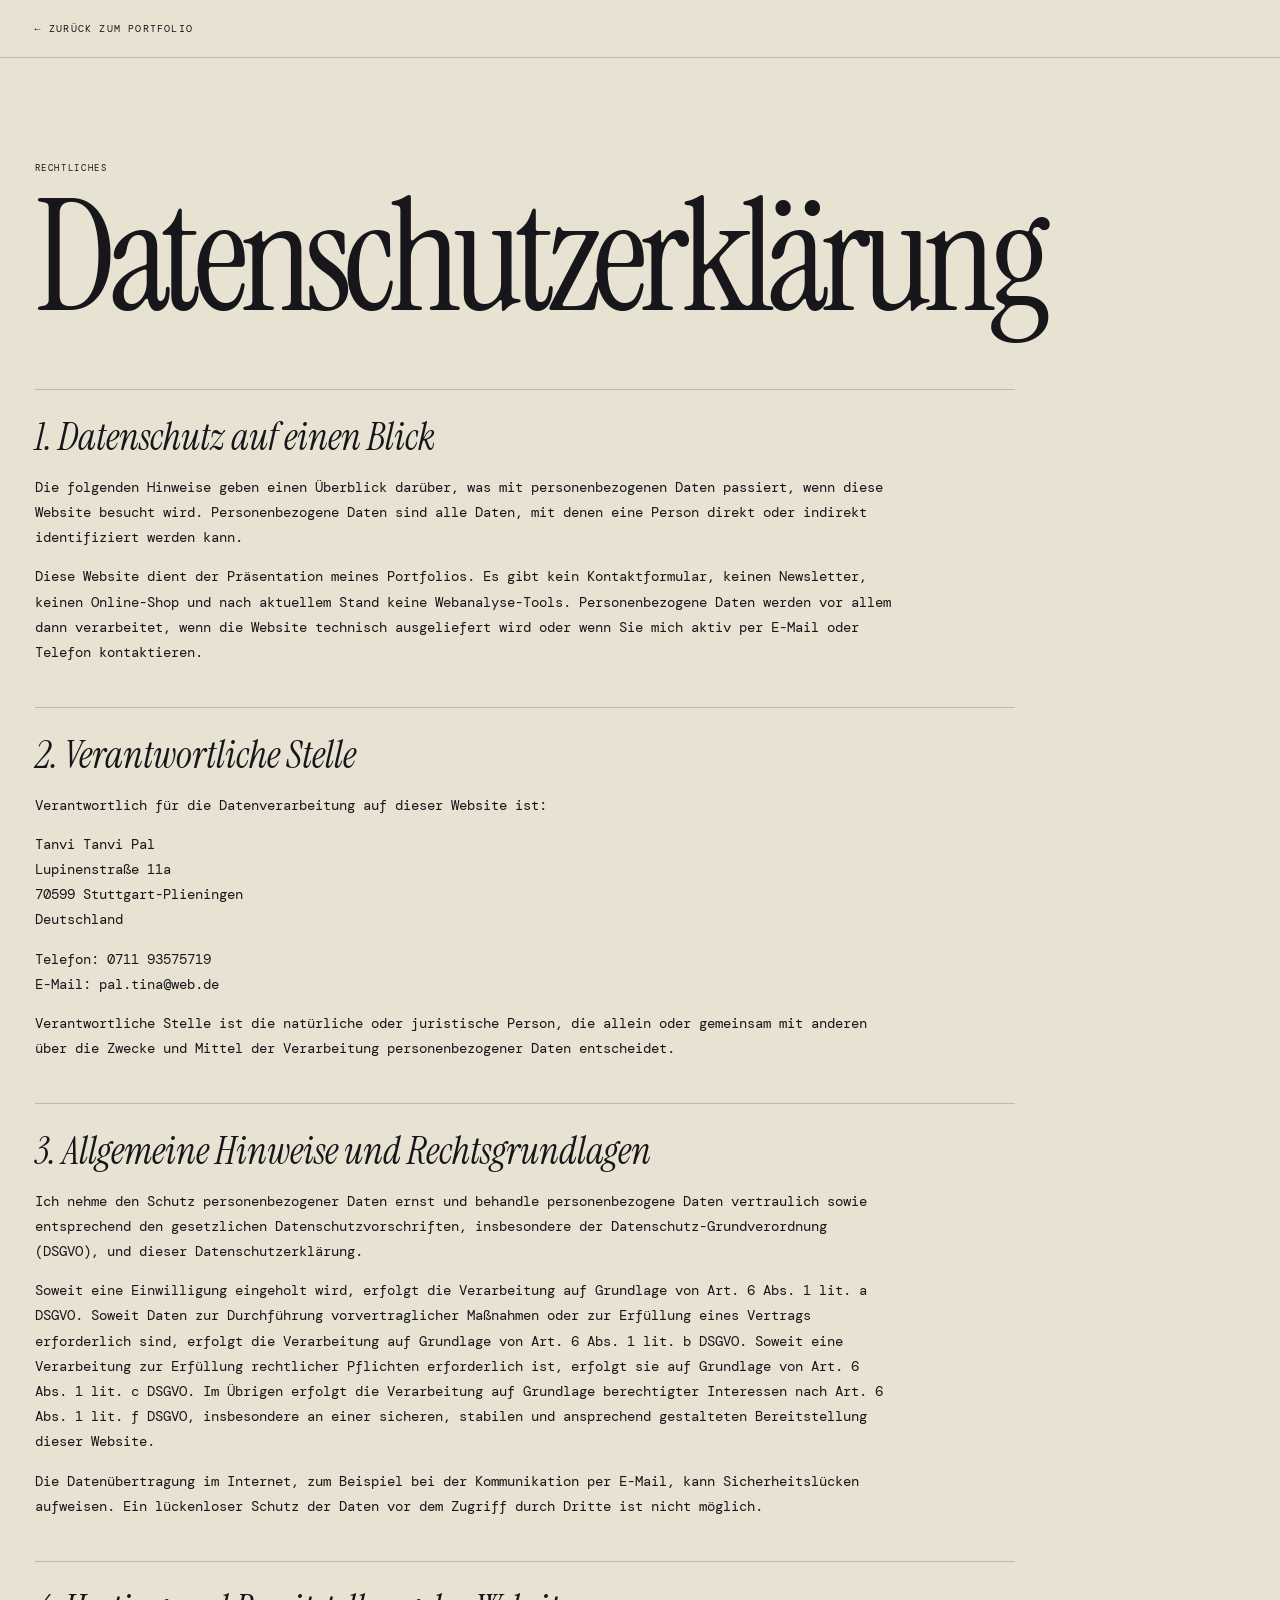
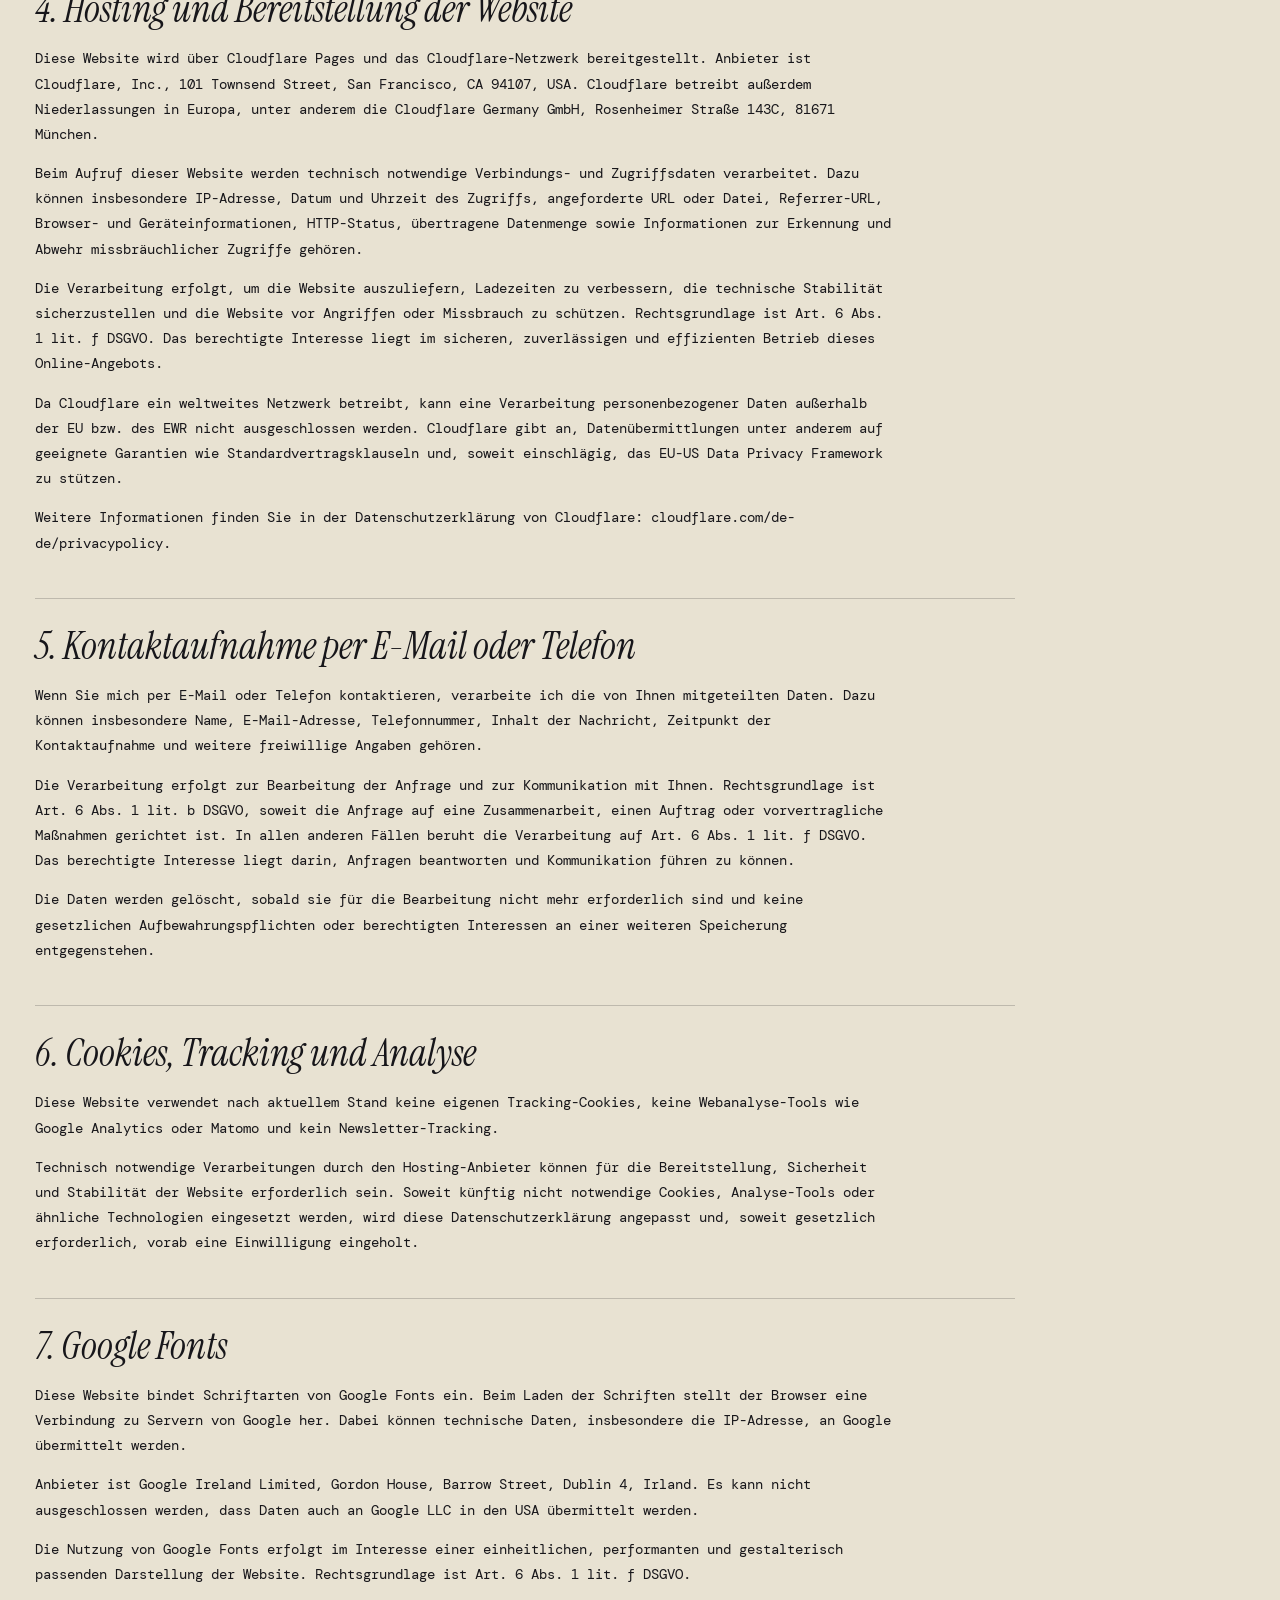
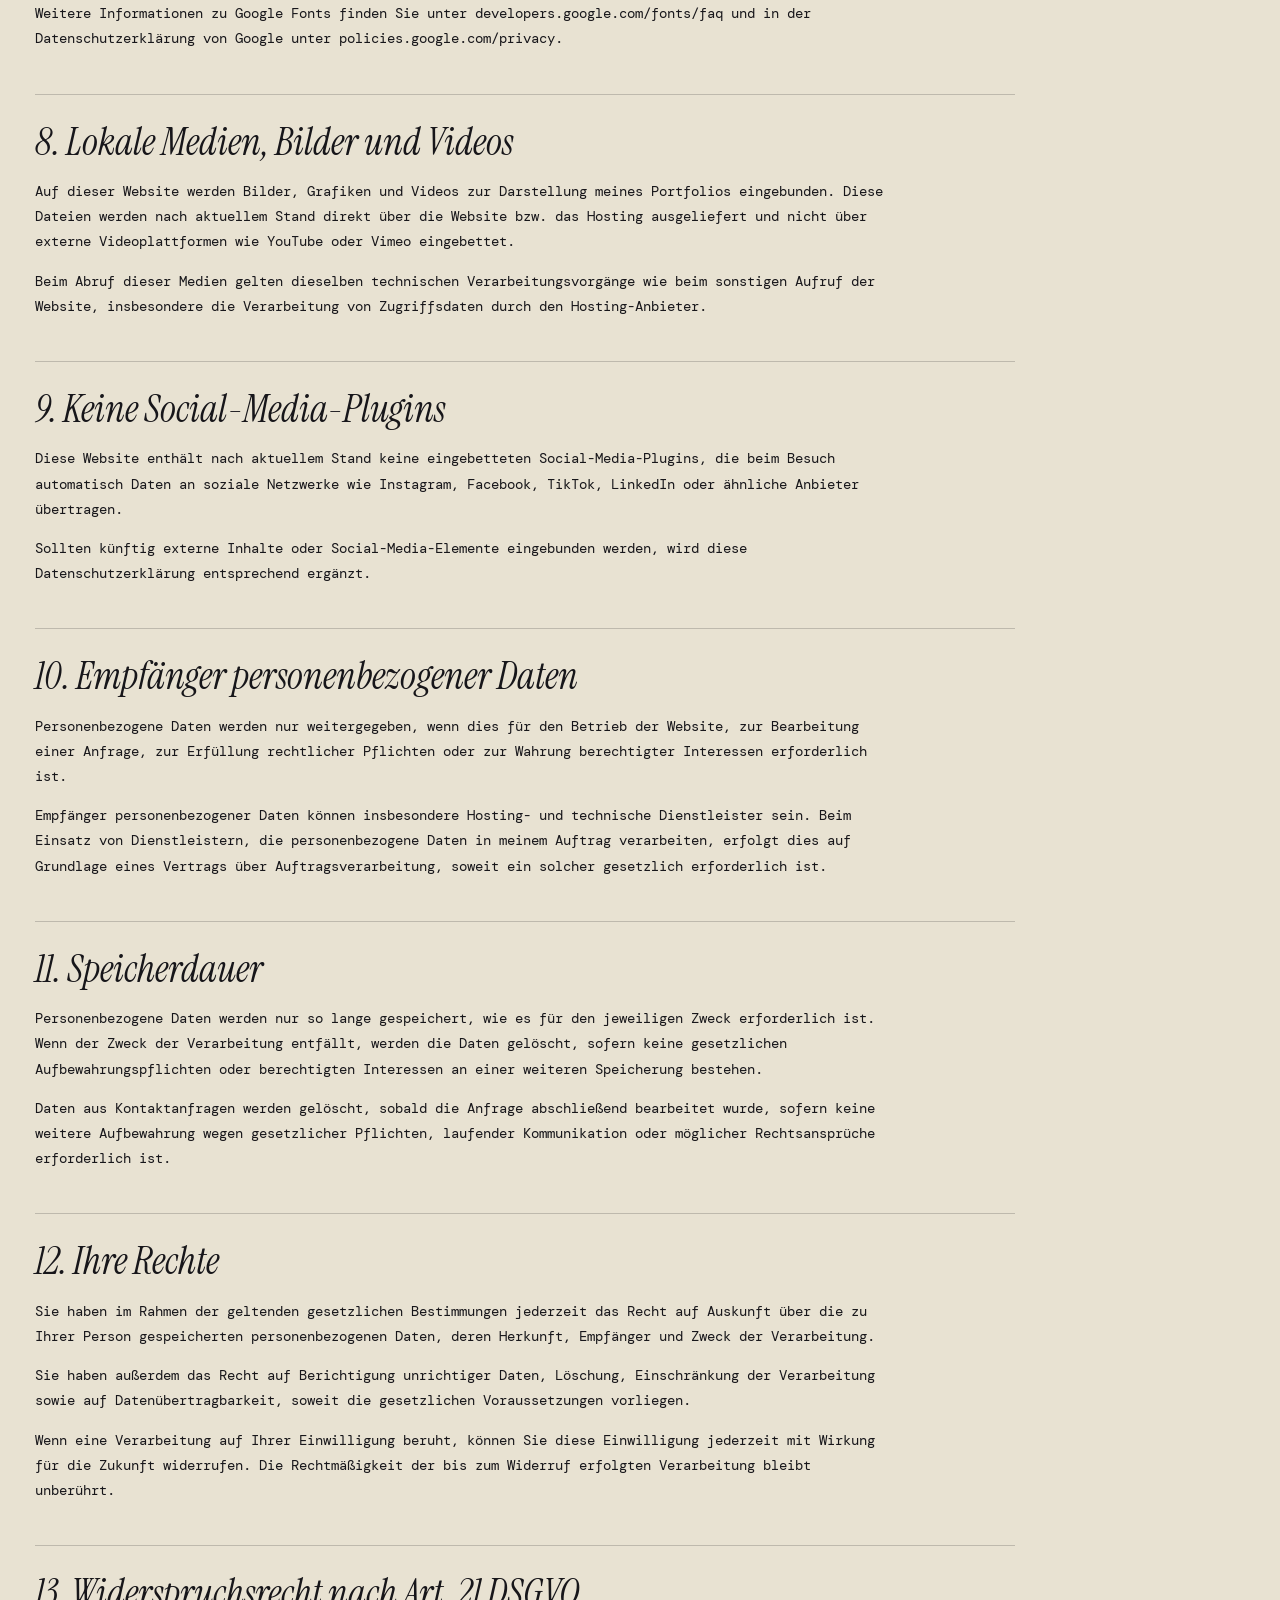
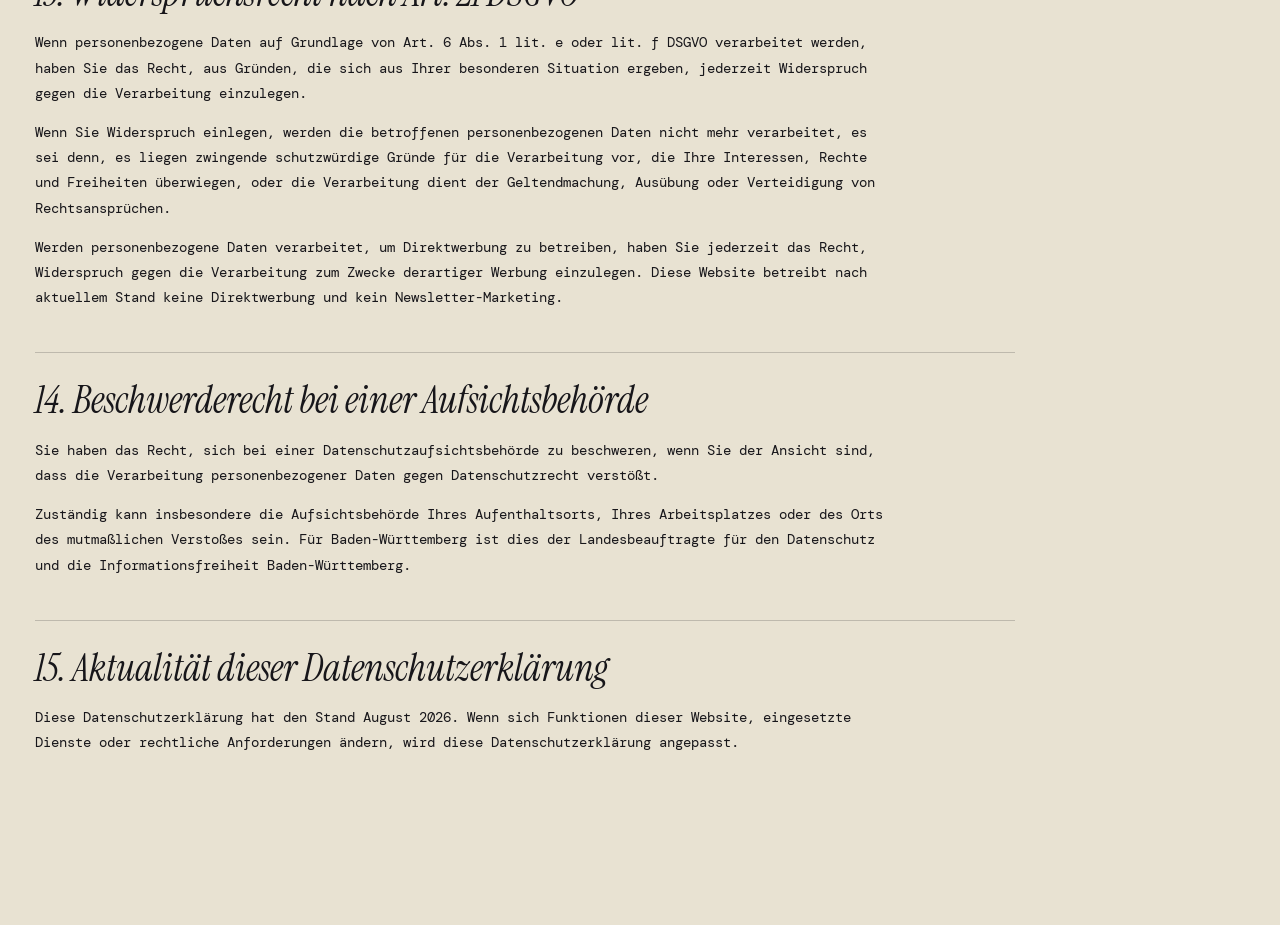
<file: datenschutz.html>
<!DOCTYPE html>
<html lang="de">
<head>
  <meta charset="utf-8" />
  <meta name="viewport" content="width=device-width, initial-scale=1" />
  <title>Datenschutzerklärung</title>
  <link rel="preconnect" href="https://fonts.googleapis.com" />
  <link rel="preconnect" href="https://fonts.gstatic.com" crossorigin />
  <link href="https://fonts.googleapis.com/css2?family=DM+Mono:wght@300;400;500&family=Instrument+Serif:ital@0;1&display=swap" rel="stylesheet" />
  <link rel="stylesheet" href="styles.css" />
</head>
<body class="legal-page privacy-page">
  <header class="legal-header">
    <a href="index.html">← Zurück zum Portfolio</a>
  </header>

  <main class="legal-main">
    <p class="eyebrow">Rechtliches</p>
    <h1>Datenschutzerklärung</h1>

    <section>
      <h2>1. Datenschutz auf einen Blick</h2>
      <p>Die folgenden Hinweise geben einen Überblick darüber, was mit personenbezogenen Daten passiert, wenn diese Website besucht wird. Personenbezogene Daten sind alle Daten, mit denen eine Person direkt oder indirekt identifiziert werden kann.</p>
      <p>Diese Website dient der Präsentation meines Portfolios. Es gibt kein Kontaktformular, keinen Newsletter, keinen Online-Shop und nach aktuellem Stand keine Webanalyse-Tools. Personenbezogene Daten werden vor allem dann verarbeitet, wenn die Website technisch ausgeliefert wird oder wenn Sie mich aktiv per E-Mail oder Telefon kontaktieren.</p>
    </section>

    <section>
      <h2>2. Verantwortliche Stelle</h2>
      <p>Verantwortlich für die Datenverarbeitung auf dieser Website ist:</p>
      <p>Tanvi Tanvi Pal<br />
      Lupinenstraße 11a<br />
      70599 Stuttgart-Plieningen<br />
      Deutschland</p>
      <p>Telefon: <a href="tel:+4971193575719">0711 93575719</a><br />
      E-Mail: <a href="mailto:pal.tina@web.de">pal.tina@web.de</a></p>
      <p>Verantwortliche Stelle ist die natürliche oder juristische Person, die allein oder gemeinsam mit anderen über die Zwecke und Mittel der Verarbeitung personenbezogener Daten entscheidet.</p>
    </section>

    <section>
      <h2>3. Allgemeine Hinweise und Rechtsgrundlagen</h2>
      <p>Ich nehme den Schutz personenbezogener Daten ernst und behandle personenbezogene Daten vertraulich sowie entsprechend den gesetzlichen Datenschutzvorschriften, insbesondere der Datenschutz-Grundverordnung (DSGVO), und dieser Datenschutzerklärung.</p>
      <p>Soweit eine Einwilligung eingeholt wird, erfolgt die Verarbeitung auf Grundlage von Art. 6 Abs. 1 lit. a DSGVO. Soweit Daten zur Durchführung vorvertraglicher Maßnahmen oder zur Erfüllung eines Vertrags erforderlich sind, erfolgt die Verarbeitung auf Grundlage von Art. 6 Abs. 1 lit. b DSGVO. Soweit eine Verarbeitung zur Erfüllung rechtlicher Pflichten erforderlich ist, erfolgt sie auf Grundlage von Art. 6 Abs. 1 lit. c DSGVO. Im Übrigen erfolgt die Verarbeitung auf Grundlage berechtigter Interessen nach Art. 6 Abs. 1 lit. f DSGVO, insbesondere an einer sicheren, stabilen und ansprechend gestalteten Bereitstellung dieser Website.</p>
      <p>Die Datenübertragung im Internet, zum Beispiel bei der Kommunikation per E-Mail, kann Sicherheitslücken aufweisen. Ein lückenloser Schutz der Daten vor dem Zugriff durch Dritte ist nicht möglich.</p>
    </section>

    <section>
      <h2>4. Hosting und Bereitstellung der Website</h2>
      <p>Diese Website wird über Cloudflare Pages und das Cloudflare-Netzwerk bereitgestellt. Anbieter ist Cloudflare, Inc., 101 Townsend Street, San Francisco, CA 94107, USA. Cloudflare betreibt außerdem Niederlassungen in Europa, unter anderem die Cloudflare Germany GmbH, Rosenheimer Straße 143C, 81671 München.</p>
      <p>Beim Aufruf dieser Website werden technisch notwendige Verbindungs- und Zugriffsdaten verarbeitet. Dazu können insbesondere IP-Adresse, Datum und Uhrzeit des Zugriffs, angeforderte URL oder Datei, Referrer-URL, Browser- und Geräteinformationen, HTTP-Status, übertragene Datenmenge sowie Informationen zur Erkennung und Abwehr missbräuchlicher Zugriffe gehören.</p>
      <p>Die Verarbeitung erfolgt, um die Website auszuliefern, Ladezeiten zu verbessern, die technische Stabilität sicherzustellen und die Website vor Angriffen oder Missbrauch zu schützen. Rechtsgrundlage ist Art. 6 Abs. 1 lit. f DSGVO. Das berechtigte Interesse liegt im sicheren, zuverlässigen und effizienten Betrieb dieses Online-Angebots.</p>
      <p>Da Cloudflare ein weltweites Netzwerk betreibt, kann eine Verarbeitung personenbezogener Daten außerhalb der EU bzw. des EWR nicht ausgeschlossen werden. Cloudflare gibt an, Datenübermittlungen unter anderem auf geeignete Garantien wie Standardvertragsklauseln und, soweit einschlägig, das EU-US Data Privacy Framework zu stützen.</p>
      <p>Weitere Informationen finden Sie in der Datenschutzerklärung von Cloudflare: <a href="https://www.cloudflare.com/de-de/privacypolicy/" rel="noopener noreferrer">cloudflare.com/de-de/privacypolicy</a>.</p>
    </section>

    <section>
      <h2>5. Kontaktaufnahme per E-Mail oder Telefon</h2>
      <p>Wenn Sie mich per E-Mail oder Telefon kontaktieren, verarbeite ich die von Ihnen mitgeteilten Daten. Dazu können insbesondere Name, E-Mail-Adresse, Telefonnummer, Inhalt der Nachricht, Zeitpunkt der Kontaktaufnahme und weitere freiwillige Angaben gehören.</p>
      <p>Die Verarbeitung erfolgt zur Bearbeitung der Anfrage und zur Kommunikation mit Ihnen. Rechtsgrundlage ist Art. 6 Abs. 1 lit. b DSGVO, soweit die Anfrage auf eine Zusammenarbeit, einen Auftrag oder vorvertragliche Maßnahmen gerichtet ist. In allen anderen Fällen beruht die Verarbeitung auf Art. 6 Abs. 1 lit. f DSGVO. Das berechtigte Interesse liegt darin, Anfragen beantworten und Kommunikation führen zu können.</p>
      <p>Die Daten werden gelöscht, sobald sie für die Bearbeitung nicht mehr erforderlich sind und keine gesetzlichen Aufbewahrungspflichten oder berechtigten Interessen an einer weiteren Speicherung entgegenstehen.</p>
    </section>

    <section>
      <h2>6. Cookies, Tracking und Analyse</h2>
      <p>Diese Website verwendet nach aktuellem Stand keine eigenen Tracking-Cookies, keine Webanalyse-Tools wie Google Analytics oder Matomo und kein Newsletter-Tracking.</p>
      <p>Technisch notwendige Verarbeitungen durch den Hosting-Anbieter können für die Bereitstellung, Sicherheit und Stabilität der Website erforderlich sein. Soweit künftig nicht notwendige Cookies, Analyse-Tools oder ähnliche Technologien eingesetzt werden, wird diese Datenschutzerklärung angepasst und, soweit gesetzlich erforderlich, vorab eine Einwilligung eingeholt.</p>
    </section>

    <section>
      <h2>7. Google Fonts</h2>
      <p>Diese Website bindet Schriftarten von Google Fonts ein. Beim Laden der Schriften stellt der Browser eine Verbindung zu Servern von Google her. Dabei können technische Daten, insbesondere die IP-Adresse, an Google übermittelt werden.</p>
      <p>Anbieter ist Google Ireland Limited, Gordon House, Barrow Street, Dublin 4, Irland. Es kann nicht ausgeschlossen werden, dass Daten auch an Google LLC in den USA übermittelt werden.</p>
      <p>Die Nutzung von Google Fonts erfolgt im Interesse einer einheitlichen, performanten und gestalterisch passenden Darstellung der Website. Rechtsgrundlage ist Art. 6 Abs. 1 lit. f DSGVO.</p>
      <p>Weitere Informationen zu Google Fonts finden Sie unter <a href="https://developers.google.com/fonts/faq" rel="noopener noreferrer">developers.google.com/fonts/faq</a> und in der Datenschutzerklärung von Google unter <a href="https://policies.google.com/privacy?hl=de" rel="noopener noreferrer">policies.google.com/privacy</a>.</p>
    </section>

    <section>
      <h2>8. Lokale Medien, Bilder und Videos</h2>
      <p>Auf dieser Website werden Bilder, Grafiken und Videos zur Darstellung meines Portfolios eingebunden. Diese Dateien werden nach aktuellem Stand direkt über die Website bzw. das Hosting ausgeliefert und nicht über externe Videoplattformen wie YouTube oder Vimeo eingebettet.</p>
      <p>Beim Abruf dieser Medien gelten dieselben technischen Verarbeitungsvorgänge wie beim sonstigen Aufruf der Website, insbesondere die Verarbeitung von Zugriffsdaten durch den Hosting-Anbieter.</p>
    </section>

    <section>
      <h2>9. Keine Social-Media-Plugins</h2>
      <p>Diese Website enthält nach aktuellem Stand keine eingebetteten Social-Media-Plugins, die beim Besuch automatisch Daten an soziale Netzwerke wie Instagram, Facebook, TikTok, LinkedIn oder ähnliche Anbieter übertragen.</p>
      <p>Sollten künftig externe Inhalte oder Social-Media-Elemente eingebunden werden, wird diese Datenschutzerklärung entsprechend ergänzt.</p>
    </section>

    <section>
      <h2>10. Empfänger personenbezogener Daten</h2>
      <p>Personenbezogene Daten werden nur weitergegeben, wenn dies für den Betrieb der Website, zur Bearbeitung einer Anfrage, zur Erfüllung rechtlicher Pflichten oder zur Wahrung berechtigter Interessen erforderlich ist.</p>
      <p>Empfänger personenbezogener Daten können insbesondere Hosting- und technische Dienstleister sein. Beim Einsatz von Dienstleistern, die personenbezogene Daten in meinem Auftrag verarbeiten, erfolgt dies auf Grundlage eines Vertrags über Auftragsverarbeitung, soweit ein solcher gesetzlich erforderlich ist.</p>
    </section>

    <section>
      <h2>11. Speicherdauer</h2>
      <p>Personenbezogene Daten werden nur so lange gespeichert, wie es für den jeweiligen Zweck erforderlich ist. Wenn der Zweck der Verarbeitung entfällt, werden die Daten gelöscht, sofern keine gesetzlichen Aufbewahrungspflichten oder berechtigten Interessen an einer weiteren Speicherung bestehen.</p>
      <p>Daten aus Kontaktanfragen werden gelöscht, sobald die Anfrage abschließend bearbeitet wurde, sofern keine weitere Aufbewahrung wegen gesetzlicher Pflichten, laufender Kommunikation oder möglicher Rechtsansprüche erforderlich ist.</p>
    </section>

    <section>
      <h2>12. Ihre Rechte</h2>
      <p>Sie haben im Rahmen der geltenden gesetzlichen Bestimmungen jederzeit das Recht auf Auskunft über die zu Ihrer Person gespeicherten personenbezogenen Daten, deren Herkunft, Empfänger und Zweck der Verarbeitung.</p>
      <p>Sie haben außerdem das Recht auf Berichtigung unrichtiger Daten, Löschung, Einschränkung der Verarbeitung sowie auf Datenübertragbarkeit, soweit die gesetzlichen Voraussetzungen vorliegen.</p>
      <p>Wenn eine Verarbeitung auf Ihrer Einwilligung beruht, können Sie diese Einwilligung jederzeit mit Wirkung für die Zukunft widerrufen. Die Rechtmäßigkeit der bis zum Widerruf erfolgten Verarbeitung bleibt unberührt.</p>
    </section>

    <section>
      <h2>13. Widerspruchsrecht nach Art. 21 DSGVO</h2>
      <p>Wenn personenbezogene Daten auf Grundlage von Art. 6 Abs. 1 lit. e oder lit. f DSGVO verarbeitet werden, haben Sie das Recht, aus Gründen, die sich aus Ihrer besonderen Situation ergeben, jederzeit Widerspruch gegen die Verarbeitung einzulegen.</p>
      <p>Wenn Sie Widerspruch einlegen, werden die betroffenen personenbezogenen Daten nicht mehr verarbeitet, es sei denn, es liegen zwingende schutzwürdige Gründe für die Verarbeitung vor, die Ihre Interessen, Rechte und Freiheiten überwiegen, oder die Verarbeitung dient der Geltendmachung, Ausübung oder Verteidigung von Rechtsansprüchen.</p>
      <p>Werden personenbezogene Daten verarbeitet, um Direktwerbung zu betreiben, haben Sie jederzeit das Recht, Widerspruch gegen die Verarbeitung zum Zwecke derartiger Werbung einzulegen. Diese Website betreibt nach aktuellem Stand keine Direktwerbung und kein Newsletter-Marketing.</p>
    </section>

    <section>
      <h2>14. Beschwerderecht bei einer Aufsichtsbehörde</h2>
      <p>Sie haben das Recht, sich bei einer Datenschutzaufsichtsbehörde zu beschweren, wenn Sie der Ansicht sind, dass die Verarbeitung personenbezogener Daten gegen Datenschutzrecht verstößt.</p>
      <p>Zuständig kann insbesondere die Aufsichtsbehörde Ihres Aufenthaltsorts, Ihres Arbeitsplatzes oder des Orts des mutmaßlichen Verstoßes sein. Für Baden-Württemberg ist dies der Landesbeauftragte für den Datenschutz und die Informationsfreiheit Baden-Württemberg.</p>
    </section>

    <section>
      <h2>15. Aktualität dieser Datenschutzerklärung</h2>
      <p>Diese Datenschutzerklärung hat den Stand August 2026. Wenn sich Funktionen dieser Website, eingesetzte Dienste oder rechtliche Anforderungen ändern, wird diese Datenschutzerklärung angepasst.</p>
    </section>
  </main>
</body>
</html>
</file>
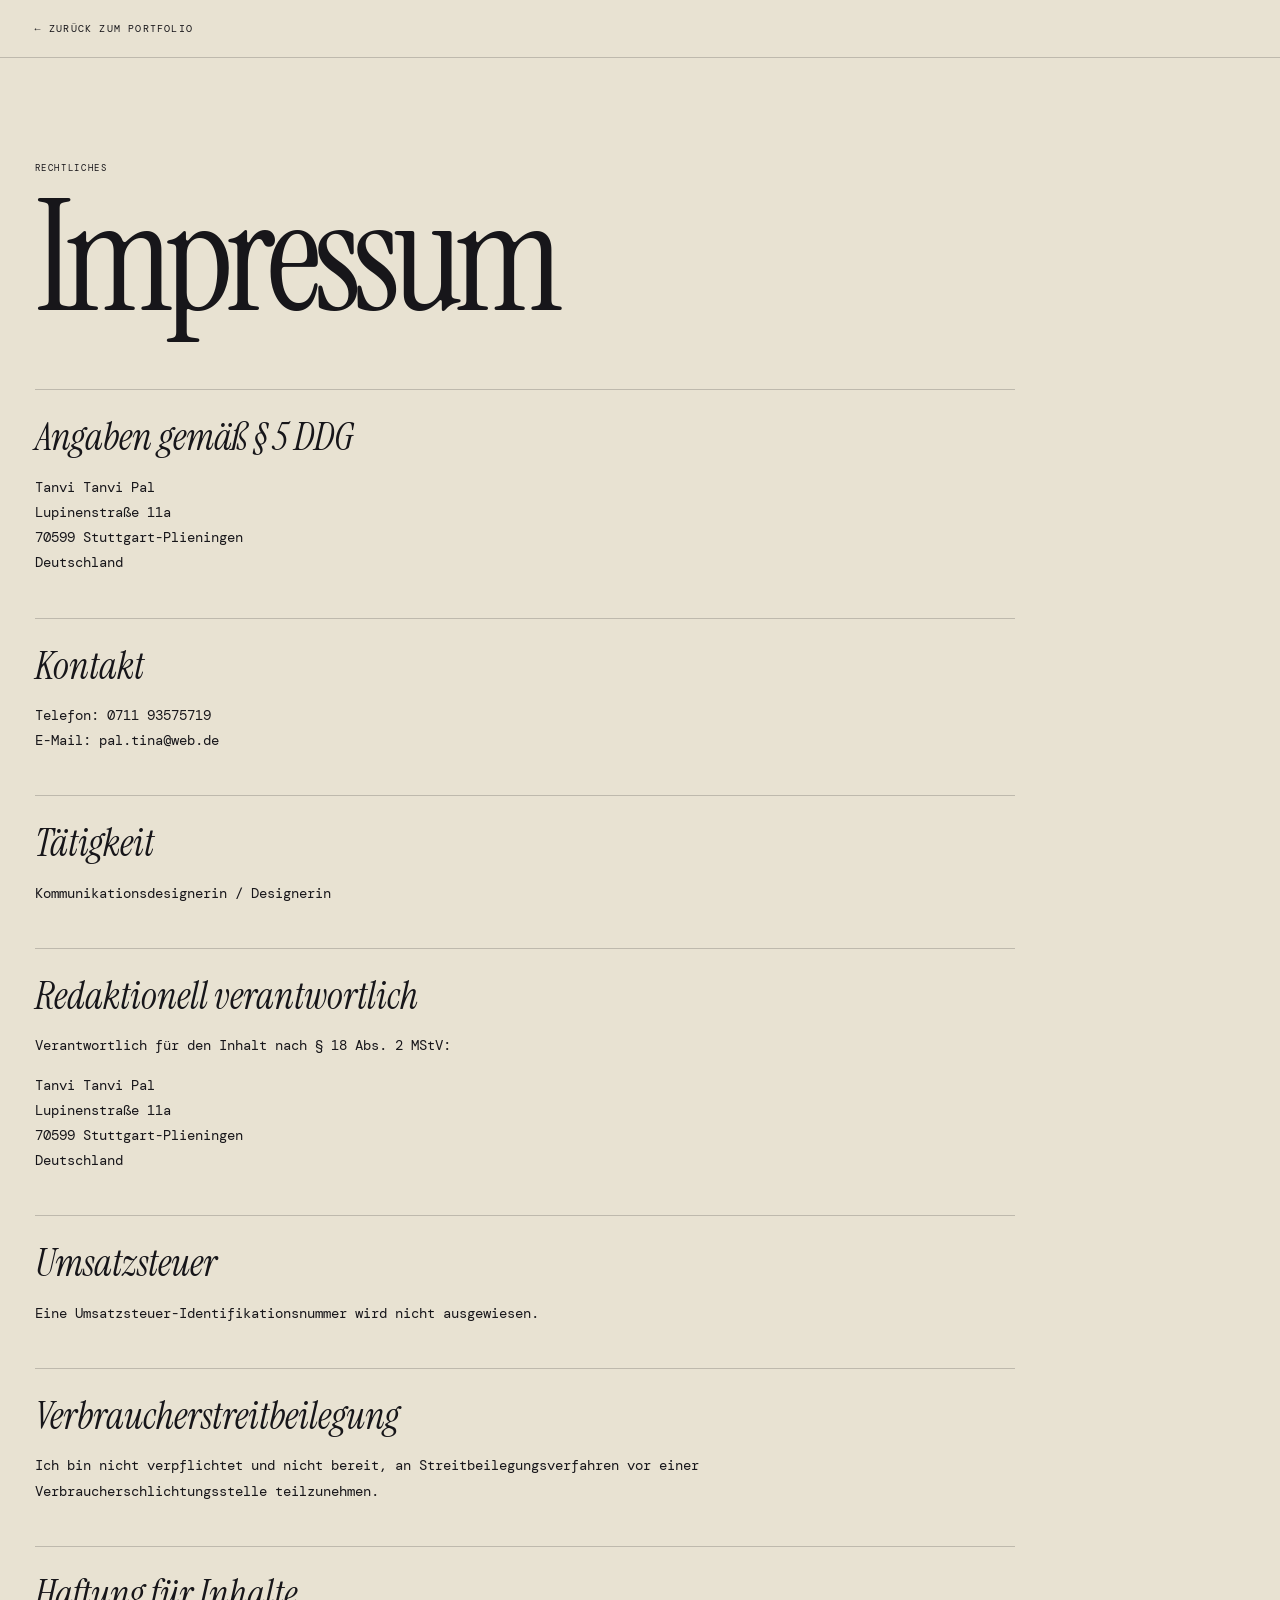
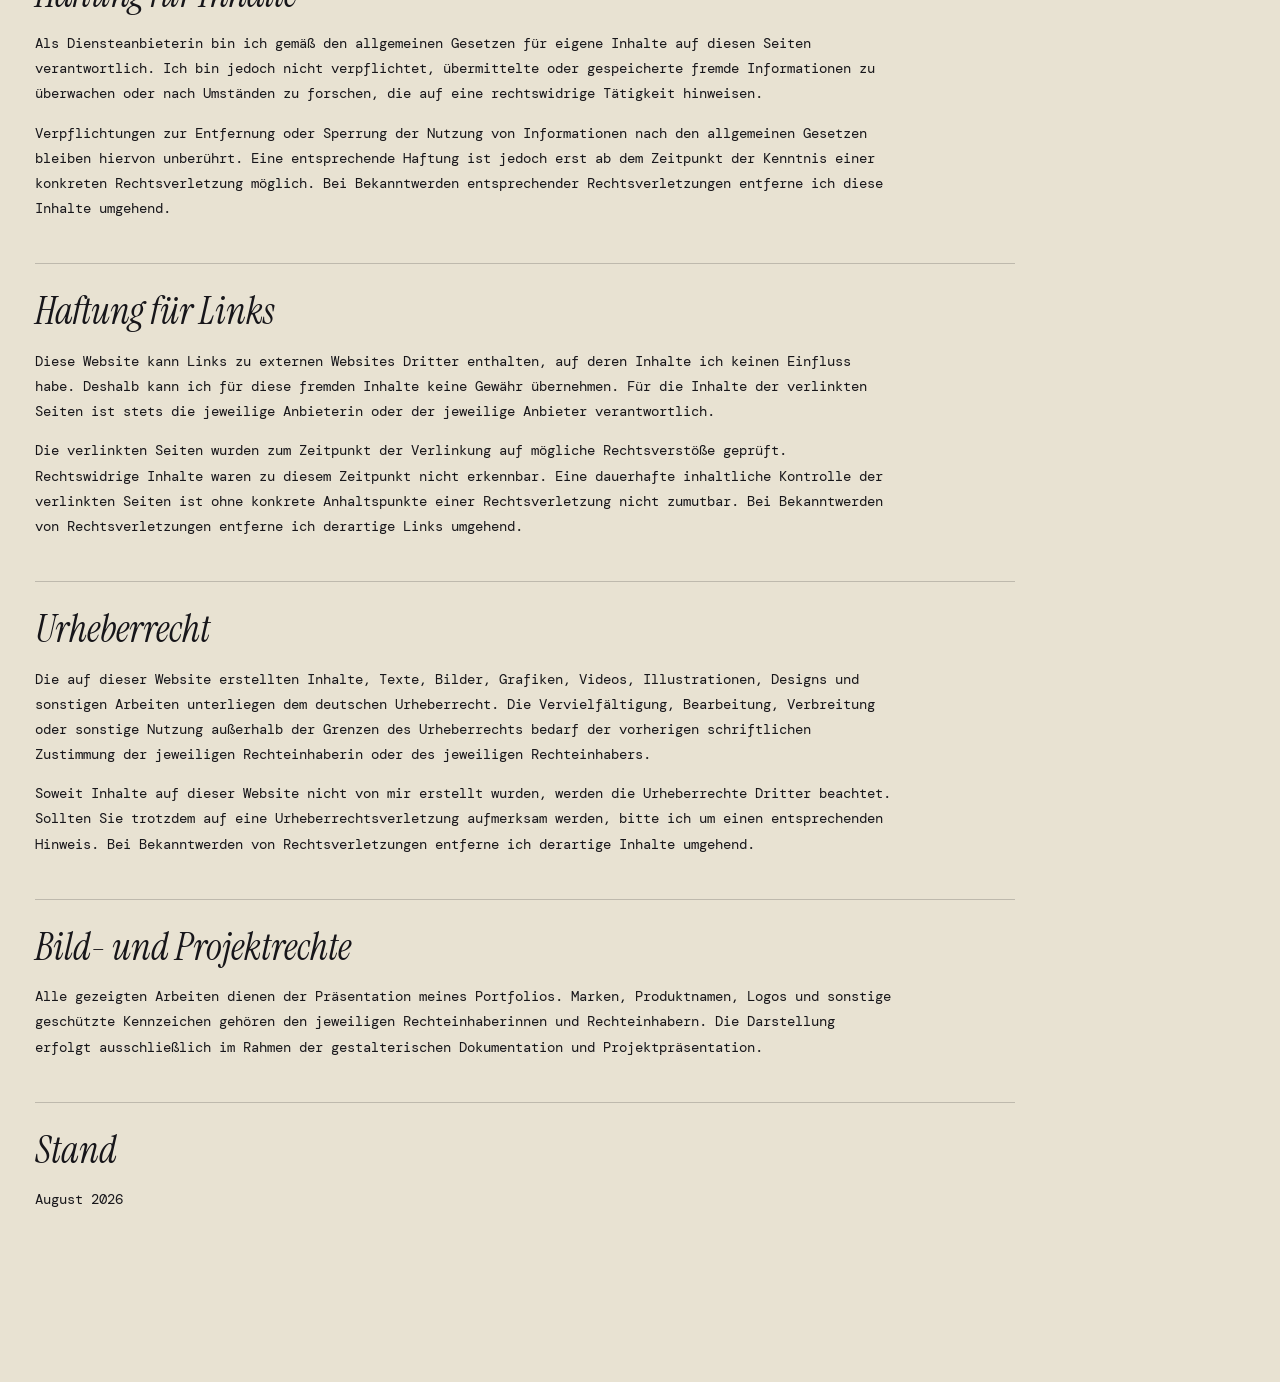
<file: impressum.html>
<!DOCTYPE html>
<html lang="de">
<head>
  <meta charset="utf-8" />
  <meta name="viewport" content="width=device-width, initial-scale=1" />
  <title>Impressum — Tanvi Tanvi Pal</title>
  <link rel="preconnect" href="https://fonts.googleapis.com" />
  <link rel="preconnect" href="https://fonts.gstatic.com" crossorigin />
  <link href="https://fonts.googleapis.com/css2?family=DM+Mono:wght@300;400;500&family=Instrument+Serif:ital@0;1&display=swap" rel="stylesheet" />
  <link rel="stylesheet" href="styles.css" />
</head>
<body class="legal-page legal-left-page">
  <header class="legal-header">
    <a href="index.html">← Zurück zum Portfolio</a>
  </header>

  <main class="legal-main">
    <p class="eyebrow">Rechtliches</p>
    <h1>Impressum</h1>

    <section>
      <h2>Angaben gemäß § 5 DDG</h2>
      <p>Tanvi Tanvi Pal<br />
      Lupinenstraße 11a<br />
      70599 Stuttgart-Plieningen<br />
      Deutschland</p>
    </section>

    <section>
      <h2>Kontakt</h2>
      <p>Telefon: <a href="tel:+4971193575719">0711 93575719</a><br />
      E-Mail: <a href="mailto:pal.tina@web.de">pal.tina@web.de</a></p>
    </section>

    <section>
      <h2>Tätigkeit</h2>
      <p>Kommunikationsdesignerin / Designerin</p>
    </section>

    <section>
      <h2>Redaktionell verantwortlich</h2>
      <p>Verantwortlich für den Inhalt nach § 18 Abs. 2 MStV:</p>
      <p>Tanvi Tanvi Pal<br />
      Lupinenstraße 11a<br />
      70599 Stuttgart-Plieningen<br />
      Deutschland</p>
    </section>

    <section>
      <h2>Umsatzsteuer</h2>
      <p>Eine Umsatzsteuer-Identifikationsnummer wird nicht ausgewiesen.</p>
    </section>

    <section>
      <h2>Verbraucherstreitbeilegung</h2>
      <p>Ich bin nicht verpflichtet und nicht bereit, an Streitbeilegungsverfahren vor einer Verbraucherschlichtungsstelle teilzunehmen.</p>
    </section>

    <section>
      <h2>Haftung für Inhalte</h2>
      <p>Als Diensteanbieterin bin ich gemäß den allgemeinen Gesetzen für eigene Inhalte auf diesen Seiten verantwortlich. Ich bin jedoch nicht verpflichtet, übermittelte oder gespeicherte fremde Informationen zu überwachen oder nach Umständen zu forschen, die auf eine rechtswidrige Tätigkeit hinweisen.</p>
      <p>Verpflichtungen zur Entfernung oder Sperrung der Nutzung von Informationen nach den allgemeinen Gesetzen bleiben hiervon unberührt. Eine entsprechende Haftung ist jedoch erst ab dem Zeitpunkt der Kenntnis einer konkreten Rechtsverletzung möglich. Bei Bekanntwerden entsprechender Rechtsverletzungen entferne ich diese Inhalte umgehend.</p>
    </section>

    <section>
      <h2>Haftung für Links</h2>
      <p>Diese Website kann Links zu externen Websites Dritter enthalten, auf deren Inhalte ich keinen Einfluss habe. Deshalb kann ich für diese fremden Inhalte keine Gewähr übernehmen. Für die Inhalte der verlinkten Seiten ist stets die jeweilige Anbieterin oder der jeweilige Anbieter verantwortlich.</p>
      <p>Die verlinkten Seiten wurden zum Zeitpunkt der Verlinkung auf mögliche Rechtsverstöße geprüft. Rechtswidrige Inhalte waren zu diesem Zeitpunkt nicht erkennbar. Eine dauerhafte inhaltliche Kontrolle der verlinkten Seiten ist ohne konkrete Anhaltspunkte einer Rechtsverletzung nicht zumutbar. Bei Bekanntwerden von Rechtsverletzungen entferne ich derartige Links umgehend.</p>
    </section>

    <section>
      <h2>Urheberrecht</h2>
      <p>Die auf dieser Website erstellten Inhalte, Texte, Bilder, Grafiken, Videos, Illustrationen, Designs und sonstigen Arbeiten unterliegen dem deutschen Urheberrecht. Die Vervielfältigung, Bearbeitung, Verbreitung oder sonstige Nutzung außerhalb der Grenzen des Urheberrechts bedarf der vorherigen schriftlichen Zustimmung der jeweiligen Rechteinhaberin oder des jeweiligen Rechteinhabers.</p>
      <p>Soweit Inhalte auf dieser Website nicht von mir erstellt wurden, werden die Urheberrechte Dritter beachtet. Sollten Sie trotzdem auf eine Urheberrechtsverletzung aufmerksam werden, bitte ich um einen entsprechenden Hinweis. Bei Bekanntwerden von Rechtsverletzungen entferne ich derartige Inhalte umgehend.</p>
    </section>

    <section>
      <h2>Bild- und Projektrechte</h2>
      <p>Alle gezeigten Arbeiten dienen der Präsentation meines Portfolios. Marken, Produktnamen, Logos und sonstige geschützte Kennzeichen gehören den jeweiligen Rechteinhaberinnen und Rechteinhabern. Die Darstellung erfolgt ausschließlich im Rahmen der gestalterischen Dokumentation und Projektpräsentation.</p>
    </section>

    <section>
      <h2>Stand</h2>
      <p>August 2026</p>
    </section>
  </main>
</body>
</html>
</file>
<file: styles.css>
:root{--blue:#111cf5;--cream:#e8e2d2;--ink:#17161a;--line:rgba(23,22,26,.2);--mono:'DM Mono',monospace;--serif:'Instrument Serif',serif}
*{box-sizing:border-box}html{scroll-behavior:smooth}body{margin:0;background:var(--cream);color:var(--ink);font-family:var(--mono);font-size:14px;cursor:none}a{color:inherit;text-decoration:none}.blue-section{background:var(--blue);color:var(--cream)}.beige-section{background:var(--cream);color:var(--ink)}.section-pad{padding:7vw 2.7vw}.site-header{position:fixed;z-index:100;top:0;left:0;width:100%;padding:22px 2.7vw;display:flex;justify-content:space-between;mix-blend-mode:difference;color:white;text-transform:uppercase;letter-spacing:.18em;font-size:10px}.site-header nav{display:flex;gap:28px}.mini-logo{opacity:0}.cursor-dot{width:12px;height:12px;border-radius:50%;background:var(--cream);position:fixed;z-index:200;pointer-events:none;transform:translate(-50%,-50%);mix-blend-mode:difference}.hero{height:100svh;min-height:700px;position:relative;overflow:hidden;padding:8.8vw 2.7vw 2vw}.hero-kicker,.hero-time{position:absolute;top:14%;font-size:10px;text-transform:uppercase;letter-spacing:.22em}.hero-kicker{left:2.7vw}.hero-time{right:2.7vw}.hero h1{font-family:var(--serif);font-size:clamp(96px,15vw,260px);line-height:.72;font-weight:400;letter-spacing:-.055em;margin:0;position:relative;z-index:2}.hero h1 span{display:block}.hero h1 span:nth-child(2){margin-left:1.4vw}.hero-orb{position:absolute;bottom:7%;left:2.7vw;width:13vw;height:13vw;min-width:120px;min-height:120px;border-radius:50%;background:var(--cream)}.hero-intro{position:absolute;bottom:4.6%;left:18%;max-width:470px;font-family:var(--serif);font-size:clamp(18px,2vw,30px);font-style:italic;line-height:1.1}.hero-glow{position:absolute;right:3%;bottom:-10%;width:35vw;height:35vw;background:radial-gradient(circle,rgba(255,122,228,.42),transparent 64%);filter:blur(15px)}.discipline-strip{overflow:hidden;border-bottom:1px solid var(--line);padding:18px 0}.marquee-track{width:max-content;display:flex;gap:22px;animation:marquee 25s linear infinite;font:italic clamp(24px,3.2vw,48px)/1 var(--serif)}.marquee-track i{font-style:normal;color:var(--blue)}@keyframes marquee{to{transform:translateX(-50%)}}.section-heading-row{display:flex;align-items:end;justify-content:space-between;margin-bottom:2vw}.section-heading-row h2{font:italic clamp(36px,5vw,80px)/.9 var(--serif);margin:0}.section-heading-row span{text-transform:uppercase;font-size:9px;letter-spacing:.15em}.work-cards{display:grid;grid-template-columns:repeat(3,1fr);gap:12px}.work-card{aspect-ratio:1/1.07;padding:24px;display:flex;flex-direction:column;justify-content:space-between;transition:transform .45s cubic-bezier(.2,.8,.2,1);cursor:pointer}.work-card:hover{transform:translateY(-12px) rotate(-1deg)}.card-no{font:italic clamp(50px,7vw,100px)/1 var(--serif);align-self:center;margin-top:auto;margin-bottom:auto}.card-name{font-size:10px;text-transform:uppercase}.card-blue{background:var(--blue);color:var(--cream)}.card-sand{background:#d4cdbd}.card-black{background:#12111b;color:var(--cream)}.selected-intro{min-height:70vh;display:flex;justify-content:space-between;align-items:end;border-top:1px solid var(--line)}.selected-intro h2,.about h2,.archive h2{font:400 clamp(88px,11vw,190px)/.73 var(--serif);letter-spacing:-.05em;margin:2vw 0 0}.eyebrow{text-transform:uppercase;font-size:9px;letter-spacing:.18em}.selected-meta{font-size:10px;text-align:right;line-height:1.8}.project-row{display:grid;grid-template-columns:2fr 1.2fr .5fr .4fr;align-items:center;padding:28px 2.7vw;border-top:1px solid var(--line);min-height:120px;transition:padding .35s}.project-row:hover{padding-left:4vw}.project-row.inverted{background:var(--blue);color:var(--cream)}.project-title{font:italic clamp(32px,4vw,66px)/1 var(--serif)}.project-type,.project-year{font-size:9px;text-transform:uppercase}.project-index{font:italic clamp(38px,5vw,74px)/1 var(--serif);text-align:right}.about-intro{min-height:70vh;display:flex;flex-direction:column;justify-content:end}.about-blue{display:flex;justify-content:flex-end;min-height:38vh}.about-blue p{max-width:520px;font:italic clamp(26px,4vw,62px)/1.02 var(--serif);margin:0}.about-details{display:grid;grid-template-columns:1fr 1fr;gap:8vw}.about-copy{font:italic clamp(24px,3vw,46px)/1.05 var(--serif)}dl div{display:grid;grid-template-columns:120px 1fr;padding:16px 0;border-top:1px solid var(--line)}dt{text-transform:uppercase;font-size:9px}dd{margin:0}.hello-band{padding:5vw 2.7vw}.hello-band span{font:italic clamp(80px,12vw,210px)/.8 var(--serif)}.archive-head{min-height:72vh;display:flex;flex-direction:column;justify-content:end}.archive-head>p:last-child{max-width:530px;font:italic 24px/1.1 var(--serif)}.archive-list>div{display:grid;grid-template-columns:1fr 5fr 1fr;padding:20px 2.7vw;border-top:1px solid rgba(232,226,210,.25);background:var(--blue);color:var(--cream);transition:background .25s,color .25s}.archive-list>div:hover{background:var(--cream);color:var(--ink)}.archive-list span:first-child,.archive-list span:last-child{font-size:9px;text-transform:uppercase}.archive-end{text-align:center;padding:90px 20px;font:italic 26px/1 var(--serif)}.contact-hero{min-height:85vh;display:flex;flex-direction:column;justify-content:end}.contact-hero h2{font:400 clamp(120px,18vw,300px)/.62 var(--serif);letter-spacing:-.06em;margin:20px 0 35px}.contact-hero>p:last-child{max-width:560px;font:italic clamp(20px,2.8vw,42px)/1.05 var(--serif)}.contact-card{display:grid;grid-template-columns:1.5fr 1fr;gap:8vw;min-height:48vh}.contact-wordmark{font:italic clamp(50px,7vw,120px)/.77 var(--serif)}.contact-links{display:flex;flex-direction:column;justify-content:center}.contact-links a{padding:18px 0;border-top:1px solid var(--line);transition:padding-left .25s}.contact-links a:hover{padding-left:12px}.footer{display:grid;grid-template-columns:repeat(3,1fr);gap:20px;border-top:1px solid var(--line);min-height:55vh;align-content:start}.footer-hi{grid-column:1/-1;align-self:end;font:italic clamp(80px,13vw,210px)/.8 var(--serif);margin-top:16vw}.project-modal{position:fixed;inset:0;z-index:300;background:var(--cream);transform:translateY(100%);transition:transform .7s cubic-bezier(.65,0,.2,1);overflow:auto}.project-modal.open{transform:translateY(0)}.modal-close{position:fixed;right:25px;top:20px;background:none;border:none;font:42px var(--serif);cursor:pointer}.modal-inner{padding:12vw 3vw}.modal-inner h2{font:400 clamp(100px,15vw,240px)/.8 var(--serif);margin:3vw 0}.modal-inner>p{max-width:540px}.modal-image-grid{display:grid;grid-template-columns:2fr 1fr;gap:12px;margin-top:8vw}.modal-image-grid div{background:var(--blue);min-height:45vh}.modal-image-grid div:nth-child(2){background:#cfc7b5}.modal-image-grid div:nth-child(3){grid-column:1/-1;background:#15131b;min-height:60vh}@media(max-width:800px){body{cursor:auto}.cursor-dot{display:none}.site-header{padding:18px}.site-header nav{gap:14px;font-size:8px}.hero{padding:24vh 18px 20px}.hero h1{font-size:27vw;line-height:.72}.hero-orb{bottom:12%;left:18px;width:30vw;height:30vw}.hero-intro{display:none}.hero-time{display:none}.section-pad{padding:90px 18px}.work-cards{grid-template-columns:1fr}.selected-intro{min-height:60vh}.project-row{grid-template-columns:1fr auto;padding:22px 18px}.project-type,.project-year{display:none}.about-details,.contact-card{grid-template-columns:1fr}.about-blue{justify-content:flex-start}.archive-list>div{grid-template-columns:50px 1fr}.archive-list span:last-child{display:none}.footer{grid-template-columns:1fr}.footer-hi{margin-top:120px}.modal-image-grid{grid-template-columns:1fr}.modal-image-grid div:nth-child(3){grid-column:auto}}


/* 2026-07-11 refinement: compact sections + editorial five-part navigation */
.site-header.editorial-nav{
  display:grid;
  grid-template-columns:1fr 1fr auto 1fr 1fr;
  align-items:center;
  gap:clamp(18px,4vw,72px);
  padding:28px 2.7vw;
  mix-blend-mode:normal;
  color:var(--blue);
  background:linear-gradient(to bottom,var(--cream) 0 76%,transparent 100%);
  font-size:clamp(10px,.9vw,14px);
  font-weight:500;
  letter-spacing:0;
}
.site-header.editorial-nav>a{text-decoration:underline;text-underline-offset:3px}
.site-header.editorial-nav>a:nth-child(1),.site-header.editorial-nav>a:nth-child(2){justify-self:start}
.site-header.editorial-nav>a:nth-child(4),.site-header.editorial-nav>a:nth-child(5){justify-self:end}
.site-header.editorial-nav .mini-logo{
  opacity:1;
  justify-self:center;
  font:italic clamp(25px,2.6vw,44px)/1 var(--serif);
  text-decoration:none;
  letter-spacing:-.06em;
  transform:rotate(-4deg);
}
.hero{height:100svh;min-height:620px;padding-top:clamp(110px,10vw,155px)}
.hero h1{font-size:clamp(88px,13vw,220px);line-height:.72}
.hero-intro{bottom:4%;left:auto;right:2.7vw;max-width:min(36vw,520px);font-size:clamp(18px,1.75vw,29px)}
.hero-orb{bottom:4%;width:10vw;height:10vw;min-width:96px;min-height:96px}
.section-pad{padding:clamp(72px,6vw,105px) 2.7vw}
.selected-grid{min-height:100svh;display:flex;flex-direction:column;justify-content:center}
.selected-intro{min-height:58svh;padding-top:clamp(90px,8vw,130px);padding-bottom:4vw}
.selected-intro h2,.about h2,.archive h2{font-size:clamp(74px,9vw,150px)}
.project-row{min-height:88px;padding-top:18px;padding-bottom:18px}
.about-intro,.archive-head{min-height:62svh;padding-top:clamp(100px,9vw,145px);padding-bottom:4vw}
.about-blue{min-height:30svh;padding-top:4vw;padding-bottom:4vw}
.about-details{padding-top:4vw;padding-bottom:5vw}
.archive-end{padding:48px 20px}
.contact-hero{min-height:76svh;padding-top:clamp(110px,10vw,150px);padding-bottom:4vw}
.contact-card{min-height:38svh;padding-top:4vw;padding-bottom:4vw}
.footer{min-height:42svh;padding-top:3vw;padding-bottom:3vw}
.footer-hi{margin-top:7vw}

@media(max-width:800px){
  .site-header.editorial-nav{grid-template-columns:1fr auto 1fr;padding:18px;gap:12px}
  .site-header.editorial-nav>a:nth-child(2),.site-header.editorial-nav>a:nth-child(4){display:none}
  .site-header.editorial-nav>a:nth-child(1){justify-self:start}.site-header.editorial-nav>a:nth-child(5){justify-self:end}
  .site-header.editorial-nav .mini-logo{grid-column:2;grid-row:1}
  .hero{padding-top:25vh;min-height:620px}
  .hero h1{font-size:25vw}
  .hero-intro{display:block;left:18px;right:18px;bottom:4%;max-width:none;font-size:18px}
  .hero-orb{display:none}
}


/* Separate landing experiment — intentionally isolated from index.html */
.experiment-page{cursor:auto;background:#efeee7;color:var(--blue);min-height:100svh;overflow:hidden}
.experiment-nav{position:fixed;z-index:10;inset:0 0 auto;display:grid;grid-template-columns:1fr 1fr auto 1fr 1fr;align-items:center;padding:clamp(22px,3vw,48px) 1.8vw;font:500 clamp(13px,1.3vw,23px)/1 var(--mono);text-transform:uppercase}
.experiment-nav a{text-decoration:underline;text-underline-offset:4px}.experiment-nav a:nth-child(1),.experiment-nav a:nth-child(2){justify-self:start}.experiment-nav a:nth-child(4),.experiment-nav a:nth-child(5){justify-self:end}
.experiment-logo{font:italic clamp(30px,3vw,54px)/1 var(--serif)!important;text-decoration:none!important;transform:rotate(-7deg);letter-spacing:-.08em}
.experiment-stage{height:100svh;min-height:680px;position:relative;padding:clamp(105px,9vw,145px) 2vw 2vw;display:grid;grid-template-rows:1fr auto}
.experiment-index{position:absolute;left:8%;top:48%;font-size:10px;letter-spacing:.18em}
.frame-wrap{position:relative;place-self:center;width:min(29vw,430px);aspect-ratio:.72/1;margin-top:1vh}
.corner{position:absolute;font-size:clamp(30px,3vw,52px);line-height:1}.tl{left:-18%;top:-4%}.tr{right:-18%;top:-4%}.bl{left:-18%;bottom:-4%}.br{right:-18%;bottom:-4%}
.poster-stack{position:relative;width:100%;height:100%;overflow:hidden;background:#17161a;box-shadow:0 20px 45px rgba(17,28,245,.13)}
.poster{position:absolute;inset:0;display:flex;align-items:center;justify-content:center;text-align:center;font-family:var(--serif);font-size:clamp(48px,6vw,96px);line-height:.72;letter-spacing:-.05em;transition:transform .8s cubic-bezier(.2,.8,.2,1),opacity .8s}
.poster small{font:10px var(--mono);letter-spacing:.16em}.poster-a{background:var(--blue);color:var(--cream);transform:translate(-7%,-5%) rotate(-4deg)}.poster-b{background:#f33b62;color:#17161a;transform:translate(7%,3%) rotate(4deg);mix-blend-mode:screen}.poster-c{background:#b68cff;color:var(--blue);transform:translate(0,11%) rotate(-1deg);mix-blend-mode:multiply}
.frame-wrap:hover .poster-a{transform:translate(-13%,-8%) rotate(-7deg)}.frame-wrap:hover .poster-b{transform:translate(13%,1%) rotate(7deg)}.frame-wrap:hover .poster-c{transform:translate(0,15%) rotate(-2deg)}
.experiment-bottom{display:grid;grid-template-columns:1fr 2.2fr 1fr;align-items:end;gap:3vw;padding:0 3.4vw 2.2vw}.experiment-bottom h1{margin:0;text-align:center;text-transform:uppercase;font:500 clamp(20px,2.25vw,39px)/.9 Arial,sans-serif;letter-spacing:-.045em}.experiment-bottom h1 span{color:#6f68c8}.touch-link,.experiment-bottom p{font:500 clamp(13px,1.35vw,24px)/1 Arial,sans-serif;text-transform:uppercase;color:#6f68c8}.experiment-bottom p{text-align:right;margin:0}.back-note{position:absolute;right:2vw;bottom:1vw;font-size:9px;text-transform:uppercase;letter-spacing:.15em}
@media(max-width:800px){.experiment-page{overflow:auto}.experiment-nav{grid-template-columns:1fr auto 1fr}.experiment-nav a:nth-child(2),.experiment-nav a:nth-child(4){display:none}.experiment-logo{grid-column:2;grid-row:1}.experiment-stage{height:auto;min-height:100svh;padding-top:120px;grid-template-rows:auto auto}.frame-wrap{width:58vw;margin-top:5vh}.experiment-index{left:18px;top:50%}.experiment-bottom{grid-template-columns:1fr;padding:70px 18px 45px;text-align:center}.experiment-bottom h1{grid-row:1}.touch-link,.experiment-bottom p{text-align:center}.back-note{position:static;display:block;text-align:center;padding-bottom:20px}}


/* v4: echte Einzelseiten statt einer langen Landingpage */
.site-header.editorial-nav{
  grid-template-columns:repeat(5,minmax(0,1fr));
  width:100%;
  left:0;
  right:0;
  padding-left:2.2vw;
  padding-right:2.2vw;
}
.site-header.editorial-nav>a{justify-self:center!important;white-space:nowrap}
.site-header.editorial-nav .mini-logo{position:absolute;left:50%;transform:translateX(-50%) rotate(-4deg)}
.landing-page main{min-height:100svh}
.inner-page main{padding-top:88px}
.inner-page .selected-grid,.inner-page .selected-list,.inner-page .about,.inner-page .archive,.inner-page .contact{min-height:calc(100svh - 88px)}
.inner-page .selected-grid{padding-top:clamp(56px,5vw,88px)}
.inner-page .selected-intro,.inner-page .about-intro,.inner-page .archive-head{min-height:calc(100svh - 88px)}
.inner-page .contact-hero{min-height:calc(100svh - 88px)}
@media(max-width:800px){
  .site-header.editorial-nav{display:grid;grid-template-columns:1fr 1fr auto 1fr 1fr;padding:18px 10px;font-size:8px;gap:4px}
  .site-header.editorial-nav>a{display:block!important;justify-self:center!important}
  .site-header.editorial-nav .mini-logo{position:static;transform:rotate(-4deg);grid-column:3;grid-row:1}
  .inner-page main{padding-top:68px}
}


/* v5 corrections: separate pages only, centered navigation, no gradients */
.site-header.editorial-nav{
  position:fixed;
  top:0;
  left:0;
  right:0;
  width:100%;
  height:88px;
  padding:0 2.7vw;
  display:grid;
  grid-template-columns:minmax(0,1fr) minmax(0,1fr) auto minmax(0,1fr) minmax(0,1fr);
  align-items:center;
  column-gap:clamp(16px,3vw,64px);
  background:var(--cream);
  color:var(--blue);
  mix-blend-mode:normal;
  text-transform:uppercase;
  letter-spacing:.08em;
  font-size:clamp(10px,.9vw,16px);
}
.site-header.editorial-nav::before,
.site-header.editorial-nav::after{content:none!important;display:none!important;background:none!important}
.site-header.editorial-nav>a{
  position:static!important;
  transform:none!important;
  justify-self:center!important;
  text-decoration:underline;
  text-underline-offset:4px;
  white-space:nowrap;
}
.site-header.editorial-nav>a:nth-child(1){grid-column:1}
.site-header.editorial-nav>a:nth-child(2){grid-column:2}
.site-header.editorial-nav .mini-logo{
  grid-column:3;
  justify-self:center!important;
  opacity:1;
  font-family:var(--serif);
  font-style:italic;
  font-size:clamp(22px,2vw,34px);
  letter-spacing:-.04em;
  text-decoration:none;
  color:var(--blue);
}
.site-header.editorial-nav>a:nth-child(4){grid-column:4}
.site-header.editorial-nav>a:nth-child(5){grid-column:5}

/* Landing page is exactly one viewport and contains no additional sections */
.landing-page{overflow:hidden;background:var(--blue)}
.landing-page main{height:100svh;overflow:hidden}
.landing-page .hero{height:100svh;min-height:0;padding-top:clamp(120px,11vw,170px)}
.landing-page .discipline-strip{display:none!important}

/* remove every decorative gradient/glow */
.hero-glow{display:none!important;background:none!important;filter:none!important}
.hero,.blue-section,.beige-section,.inner-page,body{background-image:none!important}

@media(max-width:800px){
  .site-header.editorial-nav{
    height:72px;
    padding:0 12px;
    grid-template-columns:1fr 1fr auto 1fr 1fr;
    column-gap:6px;
    font-size:7px;
    letter-spacing:.04em;
  }
  .site-header.editorial-nav>a{display:block!important;white-space:normal;text-align:center;line-height:1.15}
  .site-header.editorial-nav .mini-logo{font-size:20px}
  .landing-page .hero{padding-top:22vh}
}

/* v6: landing page contains exactly one section each: landing, work, archive, about, contact */
.landing-page .hero-glow{display:none!important}
.landing-page .home-section{min-height:100svh}
.landing-page .selected-grid{display:flex;flex-direction:column;justify-content:center}
.landing-page .archive-head{min-height:52svh}
.landing-page .about-intro{min-height:46svh}
.landing-page .about-blue{min-height:24svh}
.landing-page .about-details{min-height:30svh;align-items:center}
.landing-page .contact-hero{min-height:58svh}
.landing-page .contact-card{min-height:34svh}
.landing-page .footer{min-height:auto;padding-top:3vw;padding-bottom:3vw}
.landing-page .footer-hi{margin-top:5vw}

/* Corrections requested — July 2026 */
html, body { background: var(--cream); }
.blue-section, .beige-section, .work-card, .project-row, .contact-card, .footer {
  background-image: none !important;
}
.site-header {
  left: 50%;
  width: min(760px, calc(100% - 32px));
  transform: translateX(-50%);
  padding: 22px 0;
  display: block;
}
.site-header nav {
  display: grid;
  grid-template-columns: 1fr 1.35fr auto 1fr 1fr;
  align-items: center;
  width: 100%;
  gap: clamp(14px, 3vw, 42px);
  text-align: center;
}
.site-header nav a { white-space: nowrap; }
.site-header .mini-logo {
  opacity: 1;
  font-weight: 500;
  letter-spacing: .22em;
  justify-self: center;
}
.hero-kicker {
  z-index: 6;
  top: 11%;
  color: inherit;
}
.hero h1 { padding-top: 6vh; }
.hero-orb, .hero-glow { display: none !important; }
.hero-intro { left: 2.7vw; bottom: 4.5%; max-width: 560px; }
.selected-intro { min-height: 58vh; }
.about-intro, .archive-head { min-height: 58vh; }
.contact-hero { min-height: 74vh; }
@media (max-width: 720px) {
  .site-header { width: calc(100% - 20px); padding-top: 16px; }
  .site-header nav { gap: 7px; grid-template-columns: 1fr 1.35fr auto 1fr 1fr; font-size: 8px; letter-spacing: .08em; }
  .hero-kicker { top: 12%; }
  .hero h1 { padding-top: 10vh; }
}

/* Update: six selected works, filter submenu, About Me images, lean footer, imprint */
.work-subnav{
  display:flex;
  flex-wrap:wrap;
  gap:10px;
  margin:0 0 28px;
  padding-bottom:18px;
  border-bottom:1px solid var(--line);
}
.work-filter{
  appearance:none;
  border:1px solid currentColor;
  border-radius:999px;
  background:transparent;
  color:inherit;
  padding:8px 14px;
  font:500 10px/1 var(--mono);
  letter-spacing:.08em;
  text-transform:uppercase;
  cursor:pointer;
}
.work-filter.active,.work-filter:hover{background:var(--ink);color:var(--cream)}
.work-cards{grid-template-columns:repeat(3,minmax(0,1fr));}
.work-card[hidden]{display:none!important}
.card-type{font-size:9px;text-transform:uppercase;letter-spacing:.12em;opacity:.75}
.card-rose{background:#df7897;color:var(--ink)}
.card-lilac{background:#b9a4e8;color:var(--ink)}
.card-green{background:#a8c5a1;color:var(--ink)}

.about-intro{
  display:grid;
  grid-template-columns:minmax(0,1.2fr) minmax(260px,.8fr);
  gap:5vw;
  align-items:end;
}
.about-heading-copy h2{white-space:nowrap}
.about-blue{
  display:grid;
  grid-template-columns:minmax(240px,.75fr) minmax(0,1.25fr);
  align-items:center;
  gap:5vw;
}
.image-placeholder{
  border:1px solid currentColor;
  display:flex;
  flex-direction:column;
  justify-content:space-between;
  padding:18px;
  text-transform:uppercase;
  letter-spacing:.12em;
  font-size:10px;
}
.image-placeholder small{font-size:8px;opacity:.65}
.image-placeholder-large{aspect-ratio:4/5;max-height:70vh}
.image-placeholder-small{aspect-ratio:4/3;width:100%;max-width:520px}

.footer{
  min-height:0;
  display:flex;
  justify-content:space-between;
  align-items:center;
  border-top:1px solid var(--line);
  padding-top:24px!important;
  padding-bottom:24px!important;
}
.footer a{text-decoration:underline;text-underline-offset:4px}
.footer-hi{display:none!important}

.legal-page{cursor:auto;background:var(--cream)}
.legal-page .cursor-dot{display:none}
.legal-header{
  position:sticky;top:0;z-index:10;
  display:flex;justify-content:space-between;align-items:center;
  padding:22px 2.7vw;
  background:var(--cream);border-bottom:1px solid var(--line);
  text-transform:uppercase;font-size:10px;letter-spacing:.12em;
}
.legal-header .mini-logo{opacity:1}
.legal-main{max-width:940px;margin:0 auto;padding:10vw 2.7vw 12vw}
.legal-main h1{font:400 clamp(76px,12vw,170px)/.8 var(--serif);letter-spacing:-.05em;margin:20px 0 70px}
.legal-main section{display:grid;grid-template-columns:minmax(220px,.6fr) minmax(0,1fr);gap:4vw;padding:30px 0;border-top:1px solid var(--line)}
.legal-main h2{margin:0;font:italic clamp(26px,3vw,46px)/1 var(--serif)}
.legal-main p{margin:0;line-height:1.8;max-width:680px}
.legal-main mark{background:#fff08a;padding:0 .18em}
.legal-warning{border:1px solid var(--ink);padding:18px;margin-bottom:50px;line-height:1.6}
.privacy-page .legal-main,
.legal-left-page .legal-main{
  max-width:none;
  margin:0;
  padding:8vw 2.7vw 10vw;
  text-align:left;
}
.privacy-page .legal-main h1,
.legal-left-page .legal-main h1{
  max-width:980px;
}
.privacy-page .legal-main section,
.legal-left-page .legal-main section{
  display:block;
  max-width:980px;
  padding:28px 0;
}
.privacy-page .legal-main h2,
.legal-left-page .legal-main h2{
  margin:0 0 18px;
}
.privacy-page .legal-main p,
.legal-left-page .legal-main p{
  max-width:860px;
  margin:0 0 14px;
}

@media(max-width:800px){
  .work-cards{grid-template-columns:repeat(2,minmax(0,1fr))}
  .about-intro,.about-blue{grid-template-columns:1fr}
  .about-heading-copy h2{white-space:normal}
  .image-placeholder-large{width:min(78vw,420px);justify-self:end}
  .image-placeholder-small{width:min(76vw,440px)}
  .legal-main section{grid-template-columns:1fr;gap:14px}
}
@media(max-width:520px){.work-cards{grid-template-columns:1fr}}

/* About me revision */
.about .about-intro{
  min-height:72svh;
  align-items:center;
  padding-top:clamp(92px,8vw,132px);
  padding-bottom:clamp(42px,5vw,78px);
}
.about .about-heading-copy{align-self:center;padding-top:0}
.about .about-heading-copy h2{margin-top:0}
.about-intro-text{
  max-width:560px;
  margin:clamp(16px,2vw,28px) 0 0;
  font:400 clamp(13px,1vw,16px)/1.7 var(--mono);
}
.about-photo{
  margin:0;
  justify-self:end;
  width:min(36vw,460px);
  transform:rotate(-2.5deg);
}
.about-photo img{
  display:block;
  width:100%;
  height:auto;
}
.about .about-blue{
  grid-template-columns:minmax(150px,.28fr) minmax(0,1fr);
  align-items:start;
  min-height:auto;
  padding-top:clamp(30px,3vw,46px);
  padding-bottom:clamp(34px,3.5vw,54px);
}
.about-blue-kicker{
  max-width:240px;
  font-size:9px;
  letter-spacing:.16em;
  line-height:1.6;
  text-transform:uppercase;
}
.about-bio{
  max-width:760px;
  display:block;
  font:400 clamp(12px,.9vw,14px)/1.75 var(--mono);
}
.about-bio p{margin:0 0 12px}
.about-bio p:last-child{margin-bottom:0}
.about-bio strong{
  font-family:var(--mono);
  font-size:1em;
  font-weight:700;
  line-height:inherit;
}

@media(max-width:800px){
  .about .about-intro{min-height:auto;gap:34px}
  .about-photo{width:min(82vw,420px);justify-self:center}
  .about .about-blue{grid-template-columns:1fr;gap:28px}
  .about-bio{font-size:13px}
}

/* About screenshot layout */
.about-snapshot{
  background:var(--blue);
  color:var(--cream);
  min-height:100svh;
}
.about-snapshot-grid{
  min-height:100svh;
  display:grid;
  grid-template-columns:minmax(0,1.06fr) minmax(0,.94fr);
  grid-template-rows:auto 1fr;
  column-gap:2.4vw;
  row-gap:clamp(34px,5vw,64px);
  align-items:center;
}
.about-snapshot .about-heading-copy{
  align-self:end;
  max-width:560px;
  color:var(--cream);
}
.about-snapshot .about-heading-copy h2{
  margin:0;
  color:var(--cream);
}
.about-snapshot .about-intro-text{
  max-width:540px;
  margin:clamp(20px,2vw,30px) 0 0;
  font:400 clamp(12px,.94vw,14px)/1.65 var(--mono);
  color:var(--cream);
}
.about-snapshot .about-photo{
  margin:0;
  width:auto;
  transform:none;
}
.about-snapshot .about-photo img{
  display:block;
  width:100%;
  height:auto;
}
.about-photo-top{
  justify-self:center;
  align-self:end;
  width:min(30vw,390px)!important;
  transform:translateY(140px) rotate(3deg)!important;
}
.about-photo-bottom{
  justify-self:start;
  align-self:start;
  width:min(34vw,430px)!important;
  transform:translateX(-1vw) rotate(-6deg)!important;
}
.about-snapshot .about-bio{
  justify-self:start;
  align-self:center;
  max-width:760px;
  transform:translateX(-3vw);
  display:block;
  font:400 clamp(12px,.95vw,14.5px)/1.55 var(--mono);
  color:var(--cream);
}
.about-snapshot .about-bio p{
  margin:0 0 18px;
}
.about-snapshot .about-bio p:last-child{
  margin-bottom:0;
}

@media(max-width:800px){
  .about-snapshot-grid{
    grid-template-columns:1fr;
    grid-template-rows:auto;
    min-height:auto;
    row-gap:38px;
    padding-top:110px;
  }
  .about-photo-top,
  .about-photo-bottom{
    width:min(76vw,360px)!important;
    justify-self:center;
  }
  .about-snapshot .about-bio{
    font-size:12px;
  }
}


/* July 2026: simplified Selected Work + seamless marquee */
.work-subnav{display:none!important}
.section-heading-row{
  display:block;
  margin-bottom:clamp(42px,5vw,78px);
}
.section-heading-row h2{
  font-size:clamp(44px,5.8vw,92px);
  margin-bottom:14px;
}
.section-heading-row span{
  display:block;
  text-align:left;
}
.marquee-track{
  display:flex;
  width:max-content;
  gap:0;
  animation:marquee-seamless 34s linear infinite;
  will-change:transform;
}
.marquee-group{
  display:flex;
  align-items:center;
  flex-shrink:0;
  gap:22px;
  padding-right:22px;
}
@keyframes marquee-seamless{
  from{transform:translateX(0)}
  to{transform:translateX(-50%)}
}
@media (prefers-reduced-motion:reduce){
  .marquee-track{animation-play-state:paused}
}

/* Corrected layered envelope animation */
.envelope-hero{
  min-height:100svh;
  height:100svh;
  position:relative;
  overflow:hidden;
  padding:0!important;
  display:grid;
  place-items:center;
}

.envelope-hero .hero-kicker{
  position:absolute;
  top:clamp(92px,11vh,126px);
  left:2.7vw;
  z-index:10;
}

.envelope-hero .hero-time{
  position:absolute;
  top:clamp(118px,14vh,154px);
  right:2.7vw;
  z-index:10;
}

.mail-scene{
  appearance:none;
  border:0;
  background:transparent;
  padding:0;
  width:min(1180px,90vw);
  height:min(930px,86vh);
  display:grid;
  place-items:center;
  cursor:pointer;
  position:relative;
  z-index:3;
  -webkit-tap-highlight-color:transparent;
}

.mail-object{
  position:relative;
  display:block;
  width:100%;
  height:100%;
  transform:translate3d(0,105vh,0) scale(.95);
  animation:mailSwooshIn .9s cubic-bezier(.18,.86,.24,1.04) .18s forwards;
}

.closed-state,
.open-state{
  position:absolute;
  inset:0;
  display:block;
}

.closed-state{
  opacity:1;
  visibility:visible;
  z-index:5;
}

.open-state{
  opacity:0;
  visibility:hidden;
  z-index:4;
}

.mail-closed,
.mail-open-back,
.mail-open-front,
.mail-letter{
  position:absolute;
  inset:0;
  width:100%;
  height:100%;
  object-fit:contain;
  display:block;
  user-select:none;
  pointer-events:none;
  will-change:transform,opacity;
}

.mail-closed{
  z-index:5;
  filter:drop-shadow(0 28px 28px rgba(0,0,0,.14));
}

.mail-open-back{
  z-index:1;
  filter:drop-shadow(0 28px 28px rgba(0,0,0,.12));
}

.mail-letter{
  z-index:2;
  opacity:0;
  transform:translate3d(0,18%,0) scale(.96);
  transform-origin:center 72%;
  filter:drop-shadow(0 24px 22px rgba(0,0,0,.15));
}

.mail-open-front{
  z-index:3;
}

.mail-scene.is-opening .closed-state{
  animation:hideClosed .16s linear forwards;
}

.mail-scene.is-opening .open-state{
  visibility:visible;
  animation:showOpen .01s linear .15s forwards;
}

.mail-scene.is-opening .mail-letter{
  animation:letterOut .55s cubic-bezier(.2,.78,.22,1) .12s forwards;
}

.mail-scene.is-open .closed-state{
  opacity:0;
  visibility:hidden;
}

.mail-scene.is-open .open-state{
  opacity:1;
  visibility:visible;
}

.mail-scene.is-open .mail-letter{
  opacity:1;
  transform:translate3d(0,-12%,0) scale(1.03);
}

.mail-scene.is-closing .closed-state{
  opacity:0;
  visibility:visible;
  animation:showClosed .18s linear .88s forwards;
}

.mail-scene.is-closing .open-state{
  opacity:1;
  visibility:visible;
  animation:hideOpen .18s linear .88s forwards;
}

.mail-scene.is-closing .mail-letter{
  opacity:1;
  animation:letterIn .9s cubic-bezier(.4,0,.35,1) forwards;
}

.envelope-hint{
  position:absolute;
  left:50%;
  bottom:clamp(58px,7svh,92px);
  transform:translateX(-50%);
  margin:0;
  color:var(--cream);
  font:500 10px/1 var(--mono);
  letter-spacing:.18em;
  text-transform:uppercase;
  z-index:7;
}

@keyframes mailSwooshIn{
  0%{transform:translate3d(0,105vh,0) scale(.95)}
  70%{transform:translate3d(0,-1.5vh,0) scale(1.01)}
  100%{transform:translate3d(0,0,0) scale(1)}
}

@keyframes hideClosed{
  from{opacity:1;visibility:visible}
  to{opacity:0;visibility:hidden}
}

@keyframes showOpen{
  from{opacity:0}
  to{opacity:1}
}

@keyframes letterOut{
  0%{
    opacity:0;
    transform:translate3d(0,18%,0) scale(.96);
  }
  18%{
    opacity:1;
    transform:translate3d(0,12%,0) scale(.98);
  }
  72%{
    opacity:1;
    transform:translate3d(0,-13.5%,0) scale(1.035);
  }
  100%{
    opacity:1;
    transform:translate3d(0,-12%,0) scale(1.03);
  }
}

@keyframes letterIn{
  0%{
    opacity:1;
    transform:translate3d(0,-12%,0) scale(1.03);
  }
  72%{
    opacity:1;
    transform:translate3d(0,12%,0) scale(.98);
  }
  100%{
    opacity:0;
    transform:translate3d(0,18%,0) scale(.96);
  }
}

@keyframes showClosed{
  from{opacity:0}
  to{opacity:1}
}

@keyframes hideOpen{
  from{opacity:1;visibility:visible}
  to{opacity:0;visibility:hidden}
}

@media(max-width:800px){
  .mail-scene{
    width:min(118vw,860px);
    height:80vh;
  }

  .mail-scene.is-open .mail-letter{
    transform:translate3d(0,-10%,0) scale(1.01);
  }

  .envelope-hero .hero-kicker{
    top:82px;
    left:18px;
  }

  .envelope-hero .hero-time{
    display:none;
  }
}


/* Final tuning: slightly flatter, larger first-screen composition */
.mail-object{
  transform-origin:center 58%;
}
.mail-open-back,
.mail-open-front,
.mail-closed{
  transform:scaleX(1.06) scaleY(.98);
}
.mail-letter{
  transform-origin:center 78%;
}


/* === Strong envelope size / motion overrides === */
.mail-scene{
  width:min(1320px,96vw) !important;
  height:min(980px,88vh) !important;
  transform:translateY(1.5vh);
}

.mail-object{
  width:100% !important;
  height:100% !important;
  transform-origin:center 62% !important;
}

.mail-open-back,
.mail-open-front,
.mail-closed{
  transform:scaleX(1.16) scaleY(.90) !important;
}

.mail-letter{
  transform-origin:center 80% !important;
  opacity:0;
  transform:translate3d(0,14%,0) scale(.82) !important;
}

/* Open end-state: letter is smaller and remains visually tucked into envelope */
.mail-scene.is-open .mail-letter{
  opacity:1 !important;
  transform:translate3d(0,-5.5%,0) scale(.88) !important;
}

/* Slower, smoother pull-out */
.mail-scene.is-opening .mail-letter{
  animation:letterOutFinal 1.15s cubic-bezier(.18,.72,.18,1) .28s forwards !important;
}

/* Slower return with a small hold before the envelope swaps shut */
.mail-scene.is-closing .mail-letter{
  animation:letterInFinal 1.05s cubic-bezier(.42,0,.28,1) forwards !important;
}

.mail-scene.is-closing .closed-state{
  animation:showClosedFinal .24s ease .98s forwards !important;
}

.mail-scene.is-closing .open-state{
  animation:hideOpenFinal .24s ease .98s forwards !important;
}

@keyframes letterOutFinal{
  0%{
    opacity:0;
    transform:translate3d(0,14%,0) scale(.82);
  }
  16%{
    opacity:1;
    transform:translate3d(0,10%,0) scale(.84);
  }
  72%{
    opacity:1;
    transform:translate3d(0,-6.5%,0) scale(.89);
  }
  100%{
    opacity:1;
    transform:translate3d(0,-5.5%,0) scale(.88);
  }
}

@keyframes letterInFinal{
  0%{
    opacity:1;
    transform:translate3d(0,-5.5%,0) scale(.88);
  }
  78%{
    opacity:1;
    transform:translate3d(0,9%,0) scale(.84);
  }
  100%{
    opacity:0;
    transform:translate3d(0,14%,0) scale(.82);
  }
}

@keyframes showClosedFinal{
  from{opacity:0;visibility:visible}
  to{opacity:1;visibility:visible}
}

@keyframes hideOpenFinal{
  from{opacity:1;visibility:visible}
  to{opacity:0;visibility:hidden}
}

@media(max-width:800px){
  .mail-scene{
    width:112vw !important;
    height:78vh !important;
    transform:translateY(2vh);
  }

  .mail-open-back,
  .mail-open-front,
  .mail-closed{
    transform:scaleX(1.10) scaleY(.92) !important;
  }

  .mail-scene.is-open .mail-letter{
    transform:translate3d(0,-4%,0) scale(.84) !important;
  }
}


/* Final proportional envelope correction */
.mail-scene{
  width:min(1180px,88vw) !important;
  height:min(900px,84vh) !important;
  transform:translateY(0) !important;
}

.mail-open-back,
.mail-open-front,
.mail-closed{
  transform:none !important;
}

.mail-object{
  transform-origin:center center !important;
}

.mail-letter{
  transform-origin:center 80% !important;
}

.mail-scene.is-open .mail-letter{
  transform:translate3d(0,-5%,0) scale(.88) !important;
}

@media(max-width:800px){
  .mail-scene{
    width:min(96vw,820px) !important;
    height:76vh !important;
  }

  .mail-open-back,
  .mail-open-front,
  .mail-closed{
    transform:none !important;
  }
}


/* Make the complete envelope composition substantially larger, proportionally */
.mail-scene{
  width:100vw !important;
  height:92vh !important;
  max-width:none !important;
  max-height:none !important;
  transform:translateY(1.5vh) !important;
}

.closed-state,
.open-state{
  transform:scale(1.48) !important;
  transform-origin:center 62% !important;
}

.mail-open-back,
.mail-open-front,
.mail-closed{
  transform:none !important;
}

@media(max-width:800px){
  .mail-scene{
    width:100vw !important;
    height:86vh !important;
  }

  .closed-state,
  .open-state{
    transform:scale(1.34) !important;
    transform-origin:center 62% !important;
  }
}


/* One-click permanent-open stability */
.mail-scene.is-opening .open-state,
.mail-scene.is-open .open-state{
  opacity:1 !important;
  visibility:visible !important;
}

.mail-scene.is-opening .closed-state,
.mail-scene.is-open .closed-state{
  opacity:0 !important;
  visibility:hidden !important;
}

.mail-scene.is-opening .mail-letter{
  animation-fill-mode:forwards !important;
}

.mail-scene.is-open .mail-letter{
  opacity:1 !important;
  transform:translate3d(0,-5%,0) scale(.88) !important;
}

.mail-scene:disabled{
  cursor:default;
}


/* =========================================================
   FINAL LANDING REVEAL
   Smaller envelope, one long text line, delayed scroll cue
   ========================================================= */

/* Make the complete envelope composition smaller while preserving proportions. */
.mail-scene{
  width:88vw !important;
  height:78vh !important;
  transform:translateY(-2.5vh) !important;
}

.closed-state,
.open-state{
  transform:scale(1.20) !important;
  transform-origin:center 58% !important;
}

/* Stable permanent open state */
.mail-scene.is-opening .open-state,
.mail-scene.is-open .open-state{
  opacity:1 !important;
  visibility:visible !important;
}

.mail-scene.is-opening .closed-state,
.mail-scene.is-open .closed-state{
  opacity:0 !important;
  visibility:hidden !important;
}

.mail-scene.is-opening .mail-letter{
  animation:letterOutFinal 1.15s cubic-bezier(.18,.72,.18,1) .28s forwards !important;
  animation-fill-mode:forwards !important;
}

.mail-scene.is-open .mail-letter{
  opacity:1 !important;
  transform:translate3d(0,-5%,0) scale(.88) !important;
}

/* Original click hint */
.envelope-hint{
  transition:opacity .3s ease;
}

.envelope-hint.is-hidden{
  opacity:0 !important;
  pointer-events:none;
}

/* Text reveal area */
.hero-reveal{
  position:absolute;
  left:50%;
  bottom:20px;
  transform:translateX(-50%);
  width:min(1180px,92vw);
  z-index:20;
  text-align:center;
  pointer-events:none;
}

.hero-description{
  margin:0 auto;
  max-width:1120px;
  color:var(--cream);
  font:italic clamp(17px,1.55vw,25px)/1.18 var(--serif);
  white-space:normal;
  opacity:0;
  transform:translateY(14px);
  transition:
    opacity .85s ease,
    transform .85s cubic-bezier(.2,.75,.2,1);
}

.hero-description.is-visible{
  opacity:1;
  transform:translateY(0);
}

.hero-scroll{
  margin:13px 0 0;
  color:var(--cream);
  font:500 10px/1 var(--mono);
  letter-spacing:.19em;
  text-transform:uppercase;
  opacity:0;
  transform:translateY(8px);
  transition:
    opacity .6s ease,
    transform .6s ease;
}

.hero-scroll.is-visible{
  opacity:1;
  transform:translateY(0);
}

@media(min-width:1100px){
  .hero-description{
    white-space:nowrap;
  }
}

@media(max-width:800px){
  .mail-scene{
    width:96vw !important;
    height:69vh !important;
    transform:translateY(-1vh) !important;
  }

  .closed-state,
  .open-state{
    transform:scale(1.08) !important;
  }

  .hero-reveal{
    width:90vw;
    bottom:14px;
  }

  .hero-description{
    max-width:90vw;
    font-size:16px;
    line-height:1.2;
  }

  .hero-scroll{
    margin-top:10px;
    font-size:9px;
  }
}


/* Final requested hero adjustments */
.mail-scene{
  width:96vw !important;
  height:88vh !important;
  transform:translateY(-1.5vh) !important;
}

.closed-state,
.open-state{
  transform:scale(1.38) !important;
  transform-origin:center 57% !important;
}

.hero-reveal{
  bottom:54px !important;
  width:min(1400px,94vw) !important;
}

.hero-description{
  max-width:1320px !important;
  font-size:clamp(26px,2.15vw,36px) !important;
  line-height:1.12 !important;
  white-space:normal !important;
  text-wrap:balance;
}

.hero-scroll{
  margin-top:22px !important;
}

@media(min-width:1200px){
  .hero-description{
    max-width:1240px !important;
  }
}

@media(max-width:800px){
  .mail-scene{
    width:100vw !important;
    height:76vh !important;
    transform:translateY(-1vh) !important;
  }

  .closed-state,
  .open-state{
    transform:scale(1.18) !important;
  }

  .hero-reveal{
    bottom:24px !important;
    width:92vw !important;
  }

  .hero-description{
    max-width:92vw !important;
    font-size:19px !important;
    line-height:1.18 !important;
  }
}

.mail-scene{transform:translateY(-1vh) scale(.92)!important;}
.hero-reveal{bottom:24px!important;}
.hero-description{margin-top:24px!important;max-width:72%!important;}
.hero-scroll{margin-top:34px!important;}


/* final spacing tweak */
.mail-scene{
    transform: translateY(-3.5vh) scale(.92)!important;
}

.hero-reveal{
    bottom: 8px!important;
}

.hero-description{
    margin-top: 42px!important;
}


/* Only addition: the uploaded floral PNG behind the existing hero content */
.hero-flower-frame{
  position:absolute;
  inset:0;
  width:100%;
  height:100%;
  object-fit:fill;
  display:block;
  z-index:1;
  pointer-events:none;
  user-select:none;
}

/* === Zwergenwiese case study === */
.work-card-image{position:relative;overflow:hidden;background:#dce7d5;color:#fff}
.work-card-image>img{position:absolute;inset:0;width:100%;height:100%;object-fit:cover;transition:transform .7s cubic-bezier(.2,.8,.2,1)}
.work-card-image:hover>img{transform:scale(1.035)}
.work-card-overlay{position:absolute;inset:0;background:linear-gradient(to bottom,rgba(0,0,0,.05),rgba(0,0,0,.58))}
.work-card-image .card-no,.work-card-image .card-name,.work-card-image .card-type{position:relative;z-index:2;text-shadow:0 1px 18px rgba(0,0,0,.25)}
.work-card-image .card-no{opacity:0}
.work-card-image .card-name{font-size:12px;letter-spacing:.08em}

.project-modal{background:#f3efe6;color:#17161a}
.project-modal .modal-close{z-index:420;width:54px;height:54px;border-radius:50%;background:#f3efe6;border:1px solid rgba(23,22,26,.25);line-height:1;display:grid;place-items:center}
.case-study{padding-top:0}
.case-study figure{margin:0;overflow:hidden}
.case-study img{display:block;width:100%;height:100%;object-fit:cover}
.case-hero{min-height:100svh;display:grid;grid-template-columns:minmax(320px,.78fr) minmax(0,1.22fr);border-bottom:1px solid var(--line)}
.case-hero-copy{padding:clamp(110px,11vw,175px) 3.2vw 5vw;display:flex;flex-direction:column;justify-content:flex-end}
.case-hero h2{font:400 clamp(76px,10vw,170px)/.76 var(--serif);letter-spacing:-.055em;margin:18px 0 34px}
.case-lead{max-width:590px;font:italic clamp(24px,2.8vw,46px)/1.03 var(--serif);margin:0 0 56px}
.case-meta{margin-top:auto}
.case-meta div{grid-template-columns:110px 1fr}
.case-hero-image{min-height:100svh;background:#cbd6bb}
.case-big-copy{max-width:1200px;font:400 clamp(42px,6.2vw,105px)/.94 var(--serif);letter-spacing:-.035em;margin:0}
.case-grid{display:grid;grid-template-columns:repeat(12,minmax(0,1fr));gap:14px;align-items:stretch}
.case-grid figure{min-height:420px;background:#ded8ca}
.case-grid .span-7{grid-column:span 7}.case-grid .span-5{grid-column:span 5}.case-grid .span-6{grid-column:span 6}.case-grid .span-8{grid-column:span 8}.case-grid .span-4{grid-column:span 4}
.case-grid-a .span-7:first-child{min-height:72vh}
.image-contained img{object-fit:contain;padding:8%;mix-blend-mode:multiply}
.mint-panel{background:#d8e3cf!important}
.case-note{padding:clamp(34px,4vw,70px);background:#195c36;color:#f3efe6;display:flex;flex-direction:column;justify-content:flex-end;min-height:420px}
.case-note span{font:italic clamp(44px,6vw,90px)/1 var(--serif);margin-bottom:auto}
.case-note h3,.merch-copy h3{font:italic clamp(38px,4.8vw,78px)/.95 var(--serif);font-weight:400;margin:20px 0}
.case-note p{max-width:470px;line-height:1.65}
.identity-band{background:#b8cda5;min-height:64vh;display:grid;grid-template-columns:.75fr 1.25fr;align-items:center;gap:6vw;padding:7vw}
.identity-band img{width:min(420px,65vw);height:auto;object-fit:contain;justify-self:center}
.identity-band p{font:italic clamp(34px,4.8vw,78px)/1 var(--serif);margin:0}
.case-grid-b figure{min-height:68vh}
.case-grid-b .span-8{min-height:60vh}
.case-note-bottom{background:#ef9fc0;color:#17161a}
.merch-section{background:#e8e2d2}
.merch-copy{display:grid;grid-template-columns:1fr 2fr;align-items:end;margin-bottom:4vw}
.merch-copy h3{margin:0}
.merch-images{display:grid;grid-template-columns:1fr 1fr;gap:14px}
.merch-images figure{min-height:70vh}
.case-footer{display:flex;justify-content:space-between;align-items:center;border-top:1px solid var(--line)}
.case-back{appearance:none;border:0;background:none;font:inherit;text-decoration:underline;text-underline-offset:4px;cursor:pointer}

@media(max-width:800px){
 .case-hero{grid-template-columns:1fr}.case-hero-copy{min-height:72svh}.case-hero-image{min-height:62svh}
 .case-grid{grid-template-columns:1fr}.case-grid [class*="span-"]{grid-column:auto}.case-grid figure,.case-grid-b figure,.case-grid-b .span-8{min-height:54vh}
 .identity-band{grid-template-columns:1fr;min-height:auto;padding:100px 24px}.identity-band p{text-align:center}
 .merch-copy{grid-template-columns:1fr;gap:20px}.merch-images{grid-template-columns:1fr}.merch-images figure{min-height:58vh}
 .case-footer{align-items:flex-start;gap:24px;flex-direction:column}
}

/* Zwergenwiese refinement: compact overview + animated pattern */
.case-hero{min-height:82svh;grid-template-columns:minmax(300px,.72fr) minmax(0,1.28fr)}
.case-hero-copy{padding:clamp(96px,9vw,135px) 3.2vw 3.5vw}
.case-hero h2{font-size:clamp(64px,8vw,125px);margin:14px 0 24px}
.case-lead{font-size:clamp(20px,2vw,32px);line-height:1.08;margin-bottom:34px;max-width:520px}
.case-hero-image{min-height:82svh}
.case-meta{display:grid;grid-template-columns:repeat(3,minmax(0,1fr));gap:18px;border-top:1px solid var(--line);padding-top:18px}
.case-meta div{display:block!important;padding:0!important;border:0!important}
.case-meta dt{margin-bottom:8px}.case-meta dd{font-size:11px;line-height:1.5}
.case-intro{display:grid;grid-template-columns:minmax(0,1.65fr) minmax(260px,.7fr);gap:7vw;align-items:end}
.case-big-copy{font-size:clamp(38px,4.8vw,74px);line-height:.98;max-width:980px}
.case-intro-small{font-size:13px;line-height:1.75;max-width:430px;margin:0}
.case-grid{gap:10px}
.case-grid figure{min-height:340px}
.case-grid-a .span-7:first-child{min-height:58vh}
.case-grid-b figure{min-height:54vh}.case-grid-b .span-8{min-height:48vh}
.case-note{min-height:340px;padding:clamp(28px,3vw,48px)}
.case-note span{font-size:clamp(34px,4.5vw,64px)}
.case-note h3,.merch-copy h3{font-size:clamp(32px,3.8vw,58px)}
.image-contained img{padding:5%}
.tissue-paper{position:relative}.tissue-paper figcaption{position:absolute;left:18px;bottom:16px;background:#f3efe6;padding:8px 10px;font-size:9px;text-transform:uppercase;letter-spacing:.1em}
.identity-band{min-height:46vh;padding:5vw 7vw;grid-template-columns:.55fr 1.45fr}
.identity-band img{width:min(280px,45vw)}
.identity-band h3{font:italic clamp(34px,4.3vw,66px)/.98 var(--serif);font-weight:400;margin:12px 0 20px;max-width:850px}
.identity-band div>p:last-child{font:400 13px/1.7 var(--mono);max-width:620px}
.merch-images figure{min-height:56vh}

.pattern-motion{height:min(56vh,620px);min-height:430px;position:relative;overflow:hidden;background:#dbe6d2;border-block:1px solid var(--line)}
.pattern-track{position:absolute;inset:-15%;background-color:#f1efe5;background-image:linear-gradient(45deg,#175b2f 25%,transparent 25%),linear-gradient(-45deg,#175b2f 25%,transparent 25%),linear-gradient(45deg,transparent 75%,#175b2f 75%),linear-gradient(-45deg,transparent 75%,#175b2f 75%);background-size:76px 76px;background-position:0 0,0 38px,38px -38px,-38px 0;animation:checkerMove 12s linear infinite;transform:rotate(-2deg) scale(1.08)}
.pattern-motion::after{content:"";position:absolute;inset:0;background:linear-gradient(90deg,rgba(219,230,210,.92) 0 30%,transparent 52% 100%)}
.motion-copy{position:absolute;z-index:3;left:5vw;top:50%;transform:translateY(-50%);display:flex;flex-direction:column;max-width:430px}
.motion-copy span{font:italic clamp(44px,6vw,92px)/.84 var(--serif)}
.motion-copy small{margin-top:24px;text-transform:uppercase;letter-spacing:.16em}
.motion-jars{position:absolute;z-index:2;right:-2vw;top:50%;width:min(62vw,880px);transform:translateY(-50%);animation:jarFloat 4.8s ease-in-out infinite}
.motion-jars img{width:100%;height:auto;display:block;filter:drop-shadow(0 28px 25px rgba(0,0,0,.16))}
@keyframes checkerMove{to{background-position:76px 0,76px 38px,114px -38px,38px 0}}
@keyframes jarFloat{0%,100%{transform:translateY(-50%) rotate(-1deg)}50%{transform:translateY(-54%) rotate(1deg)}}
@media(prefers-reduced-motion:reduce){.pattern-track,.motion-jars{animation:none}}

@media(max-width:800px){
 .case-hero{min-height:auto}.case-hero-copy{min-height:auto;padding:100px 20px 44px}.case-hero-image{min-height:55svh}
 .case-meta{grid-template-columns:1fr;gap:12px}.case-intro{grid-template-columns:1fr;gap:30px}
 .case-big-copy{font-size:42px}.pattern-motion{min-height:520px}.pattern-motion::after{background:linear-gradient(to bottom,rgba(219,230,210,.92) 0 42%,transparent 68%)}
 .motion-copy{left:24px;right:24px;top:28%;transform:none}.motion-copy span{font-size:50px}.motion-jars{width:100vw;right:-16vw;top:69%}
 .case-grid figure,.case-grid-b figure,.case-grid-b .span-8{min-height:44vh}.case-note{min-height:320px}
 .identity-band{padding:80px 24px}.identity-band img{width:min(210px,55vw)}.identity-band h3{font-size:42px}
 .merch-images figure{min-height:48vh}
}

/* Zwergenwiese v3 — kompakter, ruhiger, bessere Projektübersicht */
.case-hero{
  min-height:68svh!important;
  max-height:760px;
  grid-template-columns:minmax(300px,.82fr) minmax(0,1.18fr)!important;
}
.case-hero-copy{padding:clamp(88px,7.5vw,112px) 3.2vw 2.8vw!important}
.case-hero h2{font-size:clamp(58px,6.8vw,104px)!important;margin:10px 0 18px!important}
.case-lead{font-size:clamp(18px,1.65vw,27px)!important;margin-bottom:24px!important}
.case-hero-image{min-height:68svh!important;max-height:760px}
.case-hero-image img{object-position:center}
.case-meta{gap:12px!important;padding-top:14px!important}

.case-intro{padding-top:clamp(48px,4vw,70px)!important;padding-bottom:clamp(48px,4vw,70px)!important}
.case-big-copy{font-size:clamp(32px,3.8vw,58px)!important;line-height:1!important}

.pattern-motion{height:min(43vh,470px)!important;min-height:340px!important}
.motion-jars{
  right:5vw!important;
  top:50%!important;
  width:min(31vw,390px)!important;
  transform:translateY(-50%)!important;
  animation:none!important;
}
.motion-jars img{height:min(39vh,410px)!important;width:100%!important;object-fit:contain!important;filter:drop-shadow(0 22px 20px rgba(0,0,0,.13))}
.motion-copy span{font-size:clamp(38px,4.7vw,72px)!important}

.case-grid{gap:10px!important;padding-top:clamp(42px,4vw,66px)!important;padding-bottom:clamp(42px,4vw,66px)!important}
.case-grid figure{min-height:0!important;height:min(40vw,470px)!important}
.case-grid-a .span-7:first-child{min-height:0!important;height:min(40vw,470px)!important}
.case-grid .span-12{grid-column:span 12}
.compact-wide{height:min(38vw,440px)!important}
.case-note{min-height:0!important;height:min(40vw,470px)!important;padding:clamp(24px,2.5vw,38px)!important}
.case-note span{font-size:clamp(30px,3.4vw,50px)!important}
.case-note h3,.merch-copy h3{font-size:clamp(28px,3.2vw,48px)!important}
.compact-note{height:auto!important;min-height:240px!important;display:grid!important;grid-template-columns:auto minmax(260px,.8fr) minmax(260px,1fr);align-items:end;gap:3vw}
.compact-note span{margin:0!important;align-self:start}
.compact-note h3{margin:0!important}
.compact-note p{margin:0}

.packaging-story{background:#d8e3cf;display:grid;grid-template-columns:minmax(260px,.62fr) minmax(0,1.38fr);gap:4vw;align-items:center;padding-top:clamp(48px,4vw,72px)!important;padding-bottom:clamp(48px,4vw,72px)!important}
.packaging-copy h3{font:italic clamp(30px,3.7vw,56px)/.98 var(--serif);font-weight:400;margin:14px 0 20px}
.packaging-copy>p:last-child{font-size:12px;line-height:1.7;max-width:470px}
.packaging-images{display:grid;grid-template-columns:1fr 1fr;gap:10px;min-width:0}
.packaging-images figure{height:min(31vw,390px);margin:0;overflow:hidden;background:#efe9de}
.packaging-images img{width:100%;height:100%;display:block;object-fit:cover}
.packaging-images .image-contained img{object-fit:contain;padding:5%}
.tissue-paper figcaption{left:12px!important;bottom:12px!important;max-width:calc(100% - 24px)}

.identity-band{min-height:0!important;padding:clamp(48px,4.5vw,78px) 7vw!important}
.identity-band img{width:min(220px,30vw)!important}
.identity-band h3{font-size:clamp(30px,3.5vw,52px)!important}

.case-grid-b figure{min-height:0!important;height:min(39vw,460px)!important}
.merch-section{padding-top:clamp(48px,4vw,70px)!important;padding-bottom:clamp(48px,4vw,70px)!important}
.merch-copy{margin-bottom:26px!important}
.merch-images figure{min-height:0!important;height:min(38vw,450px)!important}

@media(max-width:800px){
  .case-hero{max-height:none;grid-template-columns:1fr!important}.case-hero-image{min-height:42svh!important;max-height:480px}
  .pattern-motion{height:450px!important;min-height:450px!important}.motion-jars{width:min(56vw,310px)!important;right:2vw!important;top:70%!important}.motion-jars img{height:260px!important}
  .case-grid figure,.case-grid-a .span-7:first-child,.compact-wide,.case-grid-b figure,.merch-images figure{height:52vh!important;max-height:520px}
  .case-note{height:auto!important;min-height:300px!important}
  .compact-note{grid-template-columns:1fr;gap:18px}
  .packaging-story{grid-template-columns:1fr}.packaging-images{grid-template-columns:1fr}.packaging-images figure{height:48vh;max-height:480px}
}

/* === Zwergenwiese clean revision: straight pattern, calm layout, uncropped imagery === */
.case-study{--zw-green:#145c2f;--zw-cream:#f2efe6;--zw-apricot:#f3a36f}
.case-hero{min-height:0!important;max-height:none!important;grid-template-columns:minmax(330px,.78fr) minmax(0,1.22fr)!important;align-items:stretch}
.case-hero-copy{padding:clamp(82px,7vw,108px) 3.2vw 34px!important;min-height:680px!important;display:flex;flex-direction:column}
.case-hero h2{font-size:clamp(58px,6.7vw,102px)!important;line-height:.86!important;margin:16px 0 30px!important}
.case-lead{font-size:clamp(19px,1.55vw,27px)!important;line-height:1.2!important;max-width:590px!important;margin:0 0 48px!important}
.case-meta{margin-top:auto!important}
.case-hero-image{height:680px!important;min-height:0!important;max-height:none!important;background:#dce8d5;padding:34px!important;display:grid!important;place-items:center!important}
.case-hero-image img{width:100%!important;height:100%!important;object-fit:contain!important;object-position:center!important}

.case-intro{padding-top:clamp(76px,6.5vw,112px)!important;padding-bottom:clamp(76px,6.5vw,112px)!important;align-items:start!important}
.case-big-copy{font-size:clamp(36px,4.1vw,62px)!important;line-height:1.02!important;margin:0!important}
.case-intro-small{padding-top:14px!important;font-size:13px!important;line-height:1.8!important}

.pattern-motion{height:430px!important;min-height:430px!important;background:var(--zw-cream)!important;border-block:1px solid var(--line)!important}
.pattern-track{inset:-80px!important;transform:none!important;background-color:#f5f2e9!important;background-image:linear-gradient(45deg,var(--zw-green) 25%,transparent 25%),linear-gradient(-45deg,var(--zw-green) 25%,transparent 25%),linear-gradient(45deg,transparent 75%,var(--zw-green) 75%),linear-gradient(-45deg,transparent 75%,var(--zw-green) 75%)!important;background-size:72px 72px!important;background-position:0 0,0 36px,36px -36px,-36px 0!important;animation:checkerMoveStraight 12s linear infinite!important}
.pattern-motion::after{background:linear-gradient(90deg,rgba(242,239,230,.95) 0 32%,rgba(242,239,230,.45) 45%,transparent 62%)!important}
.motion-copy{left:4.5vw!important;max-width:520px!important}
.motion-copy span{font-size:clamp(37px,4.2vw,66px)!important;line-height:.92!important}
.motion-jars{right:3.2vw!important;top:50%!important;width:min(58vw,780px)!important;height:360px!important;transform:translateY(-50%)!important;animation:none!important;display:flex!important;justify-content:flex-end!important;align-items:flex-end!important;gap:clamp(6px,1.4vw,20px)!important}
.motion-jars img{width:31%!important;height:100%!important;object-fit:contain!important;filter:drop-shadow(0 18px 18px rgba(0,0,0,.13))!important}
@keyframes checkerMoveStraight{to{background-position:72px 0,72px 36px,108px -36px,36px 0}}

.case-grid{gap:14px!important}
.case-grid figure{background:#e9e5da!important;overflow:hidden!important}
.case-grid figure img{object-fit:contain!important;padding:12px!important;background:#e9e5da!important}
.case-grid-a .span-7:first-child{height:520px!important}
.case-grid-a .span-7:first-child img{padding:0!important;object-fit:contain!important;background:#ece7dc!important}
.compact-wide{height:520px!important}
.compact-wide img{padding:0!important;object-fit:contain!important}
.case-note{height:520px!important;background:var(--zw-green)!important}
.case-note h3{max-width:620px!important}

.packaging-story{background:#dbe7d3!important}
.packaging-images figure{height:380px!important;background:#f0ece3!important}
.packaging-images img{object-fit:contain!important;padding:18px!important}
.packaging-images .tissue-paper img{object-fit:contain!important;padding:10px!important}

.identity-band{background:#bfd3ae!important}
.case-grid-b{position:relative!important;grid-template-columns:repeat(12,1fr)!important;gap:14px!important}
.case-grid-b figure{height:500px!important;background:#e9e5da!important}
.case-grid-b figure img{object-fit:contain!important;padding:0!important}
.case-note-bottom{background:var(--zw-apricot)!important;color:var(--ink)!important}
.compact-note{min-height:250px!important}

.merch-section{overflow:hidden}
.merch-images{align-items:start!important;gap:22px!important}
.merch-images figure{height:460px!important;background:#eee9df!important}
.merch-images figure:first-child{transform:translateY(28px) rotate(-1.2deg)}
.merch-images figure:last-child{transform:translateY(-18px) rotate(1deg)}
.merch-images img{object-fit:contain!important;padding:16px!important}

@media(max-width:900px){
 .case-hero{grid-template-columns:1fr!important}.case-hero-copy{min-height:auto!important}.case-hero-image{height:520px!important}
 .pattern-motion{height:620px!important;min-height:620px!important}.pattern-motion::after{background:linear-gradient(to bottom,rgba(242,239,230,.96) 0 34%,rgba(242,239,230,.5) 48%,transparent 68%)!important}
 .motion-copy{top:20%!important;left:24px!important;right:24px!important;transform:none!important}
 .motion-jars{top:68%!important;left:3vw!important;right:3vw!important;width:94vw!important;height:300px!important;justify-content:center!important}
 .case-grid-a .span-7:first-child,.compact-wide,.case-note,.case-grid-b figure,.merch-images figure{height:440px!important}
 .merch-images figure:first-child,.merch-images figure:last-child{transform:none!important}
}

@media(max-width:560px){
 .case-hero-image{height:390px!important;padding:18px!important}.case-lead{margin-bottom:30px!important}
 .pattern-motion{height:560px!important;min-height:560px!important}.motion-copy span{font-size:43px!important}.motion-jars{height:245px!important}
 .case-grid-a .span-7:first-child,.compact-wide,.case-note,.case-grid-b figure,.merch-images figure{height:360px!important}
 .packaging-images figure{height:350px!important}
}

/* === Zwergenwiese — Loveable reference rebuild (project only) === */
.zw-case{--cream:#f1eee5;--ink:#171713;--green:#15572c;--pink:#eeb7c5;--blue:#a8d7e6;--lilac:#c8bce5;--orange:#f39a63;background:var(--cream);color:var(--ink);font-family:var(--sans);padding-top:0!important}
.zw-case *{box-sizing:border-box}.zw-case figure{margin:0}.zw-case img{display:block;width:100%;height:100%;object-fit:cover}.zw-pad{padding:clamp(54px,6vw,96px) clamp(24px,5.5vw,88px)}
.zw-project-nav{height:58px;position:sticky;top:0;z-index:30;display:grid;grid-template-columns:1fr auto 1fr;align-items:center;padding:0 22px;border-bottom:1px solid rgba(0,0,0,.15);background:rgba(241,238,229,.96);backdrop-filter:blur(10px);font-size:10px;letter-spacing:.08em;text-transform:uppercase}
.zw-project-nav>img{width:27px;height:27px;object-fit:contain}.zw-project-nav>div{display:flex;gap:26px}.zw-project-nav a{color:inherit;text-decoration:none}.zw-project-nav>span{justify-self:end}
.zw-hero{display:grid;grid-template-columns:1fr 1fr;min-height:700px;border-bottom:1px solid rgba(0,0,0,.14)}.zw-hero-copy{padding:clamp(80px,8vw,128px) clamp(28px,5.5vw,88px) 48px;display:flex;flex-direction:column}.zw-kicker,.zw-section-no{font-size:9px;letter-spacing:.14em;text-transform:uppercase;margin:0 0 38px}.zw-hero h2,.zw-case h3{font-family:var(--serif);font-weight:400;letter-spacing:-.045em}.zw-hero h2{font-size:clamp(60px,6.8vw,110px);line-height:.9;margin:0 0 34px}.zw-hero h2 em{font-weight:400;color:var(--green)}.zw-summary{max-width:480px;font-size:13px;line-height:1.55;margin:0 0 40px}.zw-meta{margin-top:auto;border-top:1px solid rgba(0,0,0,.18);padding-top:17px}.zw-meta div{display:grid;grid-template-columns:100px 1fr;margin:6px 0}.zw-meta dt{font-size:8px;letter-spacing:.12em}.zw-meta dd{margin:0;font-size:10px}.zw-hero-image{min-height:700px;overflow:hidden}.zw-hero-image img{object-position:center}
.zw-intro{padding-bottom:70px}.zw-intro-grid{display:grid;grid-template-columns:1.15fr 1fr;gap:8vw;align-items:start}.zw-intro h3,.zw-title-row h3,.zw-packaging>h3,.zw-campaign>h3{font-size:clamp(38px,4vw,66px);line-height:.98;margin:0}.zw-two-copy{display:grid;grid-template-columns:1fr 1fr;gap:34px;font-size:11px;line-height:1.7}.zw-two-copy p{margin:0}
.zw-logo-band{background:var(--green);color:var(--cream);min-height:330px;padding:58px clamp(24px,5.5vw,88px);display:grid;grid-template-columns:1fr 1fr;gap:8vw;align-items:center}.zw-section-no.light{color:rgba(255,255,255,.7)}.zw-logo-band h3{font-size:clamp(46px,5vw,82px);margin:0 0 20px}.zw-logo-band p:last-child{max-width:460px;font-size:11px;line-height:1.7}.zw-logo-band img{justify-self:center;width:min(390px,55vw);height:160px;object-fit:contain;filter:brightness(0) invert(1)}
.zw-title-row{display:grid;grid-template-columns:1.1fr .9fr;gap:8vw;align-items:end}.zw-title-row>p{max-width:420px;font-size:11px;line-height:1.65;margin:0}.zw-color-grid{margin-top:46px;display:grid;grid-template-columns:repeat(3,1fr);grid-auto-rows:150px}.zw-color-grid div:nth-child(n+4){height:94px}.zw-color-grid .apricot{background:var(--pink)}.zw-color-grid .cherry{background:var(--blue)}.zw-color-grid .pear{background:var(--lilac)}.zw-color-grid .green{background:#0e4f29}.zw-color-grid .orange{background:var(--orange)}.zw-color-grid .paper{background:#e6dfd1}.zw-color-labels{display:grid;grid-template-columns:repeat(3,1fr);font-size:9px}.zw-color-labels span{padding:9px 0 26px;border-top:1px solid rgba(0,0,0,.13)}
.zw-products{padding-top:30px}.zw-product-grid{margin-top:42px;display:grid;grid-template-columns:repeat(3,1fr);gap:14px}.zw-product-grid figure{height:510px;display:flex;flex-direction:column;align-items:center;justify-content:flex-end;padding:30px}.zw-product-grid figure.apricot{background:var(--pink)}.zw-product-grid figure.cherry{background:var(--blue)}.zw-product-grid figure.pear{background:var(--lilac)}.zw-product-grid img{height:78%;width:78%;object-fit:contain}.zw-product-grid figcaption{text-align:center;margin-top:12px}.zw-product-grid strong{display:block;font-family:var(--serif);font-size:20px}.zw-product-grid small{font-size:9px}
.zw-packaging{padding-top:58px}.zw-packaging>h3{margin-bottom:40px}.zw-mosaic{display:grid;grid-template-columns:1fr 1fr;gap:14px}.zw-mosaic figure{height:420px;background:#e8e3d8;overflow:hidden}.zw-mosaic img{object-fit:cover}.zw-checker{background-color:#f5f2e9!important;background-image:linear-gradient(45deg,var(--green) 25%,transparent 25%),linear-gradient(-45deg,var(--green) 25%,transparent 25%),linear-gradient(45deg,transparent 75%,var(--green) 75%),linear-gradient(-45deg,transparent 75%,var(--green) 75%)!important;background-size:32px 32px!important;background-position:0 0,0 16px,16px -16px,-16px 0!important}
.zw-campaign{padding-top:48px}.zw-campaign>h3{margin-bottom:40px}.zw-campaign-grid{display:grid;grid-template-columns:1.2fr .8fr;gap:14px}.zw-campaign-grid figure{height:600px;overflow:hidden}.zw-campaign-grid img{object-fit:cover}
.zw-footer{background:var(--green);color:var(--cream);border-top:18px solid transparent;border-image:repeating-linear-gradient(90deg,var(--cream) 0 20px,var(--green) 20px 40px) 18;min-height:260px;padding:58px clamp(24px,5.5vw,88px);display:flex;justify-content:space-between;align-items:end}.zw-footer h3{font-size:clamp(36px,4vw,62px);margin:0 0 18px}.zw-footer a{color:inherit;font-size:11px}.zw-footer>p{font-size:8px;line-height:1.6;text-align:right}
@media(max-width:800px){.zw-project-nav{grid-template-columns:auto 1fr}.zw-project-nav>div{display:none}.zw-project-nav>span{justify-self:end}.zw-hero,.zw-intro-grid,.zw-logo-band,.zw-title-row{grid-template-columns:1fr}.zw-hero-image{min-height:520px}.zw-logo-band{gap:40px}.zw-two-copy{grid-template-columns:1fr}.zw-product-grid{grid-template-columns:1fr}.zw-product-grid figure{height:440px}.zw-mosaic,.zw-campaign-grid{grid-template-columns:1fr}.zw-mosaic figure,.zw-campaign-grid figure{height:440px}.zw-color-grid{grid-auto-rows:105px}.zw-footer{align-items:start;gap:40px;flex-direction:column}.zw-footer>p{text-align:left}}

/* Zwergenwiese refinements — requested July 2026 */
.zw-case .zw-project-nav{display:none!important}
.zw-case .zw-hero{min-height:760px}
.zw-case .zw-hero-copy{padding-top:clamp(72px,7vw,108px);padding-bottom:clamp(70px,8vw,120px);justify-content:center}
.zw-case .zw-summary{margin-bottom:0}
.zw-case .zw-hero-image{min-height:760px}
.zw-case .zw-hero-image img{object-fit:cover;object-position:center center}

.zw-case .zw-color-grid{
  margin-top:46px;
  display:grid;
  grid-template-columns:repeat(4,minmax(0,1fr));
  grid-auto-rows:auto;
  gap:0;
}
.zw-case .zw-color-grid>div{
  position:relative;
  aspect-ratio:1/1;
  height:auto!important;
  display:flex;
  align-items:flex-end;
  padding:14px;
}
.zw-case .zw-color-grid span{
  font-size:9px;
  line-height:1;
  letter-spacing:.08em;
  text-transform:uppercase;
}
.zw-case .zw-color-grid .label-apricot{background:#ef9d70}
.zw-case .zw-color-grid .label-cherry{background:#c62828;color:#f1eee5}
.zw-case .zw-color-grid .label-pear{background:#79a83b}
.zw-case .zw-color-grid .label-pink{background:#eeb7c5}
.zw-case .zw-color-grid .label-blue{background:#a8d7e6}
.zw-case .zw-color-grid .label-lilac{background:#c8bce5}
.zw-case .zw-color-grid .brand-green{background:#15572c;color:#f1eee5}
.zw-case .zw-color-grid .brand-cream{background:#e6dfd1}
.zw-case .zw-color-labels{display:none!important}

.zw-case .zw-product-grid{gap:14px}
.zw-case .zw-product-grid figure{height:600px;padding:20px 18px 26px}
.zw-case .zw-product-grid img{width:96%;height:88%;object-fit:contain}
.zw-case .zw-product-grid figcaption{margin-top:2px}
.zw-case .zw-footer{display:none!important}

@media(max-width:800px){
  .zw-case .zw-hero,.zw-case .zw-hero-image{min-height:520px}
  .zw-case .zw-color-grid{grid-template-columns:repeat(2,minmax(0,1fr))}
  .zw-case .zw-product-grid figure{height:520px}
  .zw-case .zw-product-grid img{width:100%;height:90%}
}

.zw-case .zw-bottom-images{
  margin-top:14px;
  display:grid;
  grid-template-columns:1fr 1fr;
  gap:14px;
}
.zw-case .zw-bottom-images figure{
  height:720px;
  overflow:hidden;
}
.zw-case .zw-bottom-images img{
  width:100%;
  height:100%;
  object-fit:cover;
}
@media(max-width:800px){
  .zw-case .zw-bottom-images{grid-template-columns:1fr}
  .zw-case .zw-bottom-images figure{height:520px}
}

/* Archive project: Stadtkampagne */
.city-case{--cream:#f1eee5;--ink:#171713;--green:#111112;background:var(--cream);color:var(--ink)}
.city-case .zw-hero-image{background:#111112}
.city-case .zw-hero-image img{object-fit:cover;object-position:center}
.city-case .zw-hero h2 em{color:#111112}
.city-case .zw-summary{max-width:520px}
.city-case .city-montage{padding-top:48px}
.city-case .city-montage>h3{max-width:960px}
.city-case .city-montage figure{height:min(64vw,760px);min-height:520px;background:#111112;margin-top:40px;overflow:hidden}
.city-case .city-montage img{width:100%;height:100%;object-fit:cover}

@media(max-width:800px){
  .city-case .city-montage figure{height:54vh;min-height:360px}
}

/* Archive list cleanup */
.selected-list .project-row{grid-template-columns:minmax(0,1fr) auto}
.selected-list .project-type,
.selected-list .project-year{display:none}

/* Archive project: Studierendenwerk coming soon */
.coming-soon-case{--cream:#f6f4ef;--ink:#17161a;--green:#e30613;background:var(--cream);color:var(--ink)}
.coming-soon-case .zw-hero{background:#f6f4ef}
.coming-soon-case .zw-hero h2 em{color:#e30613}
.coming-soon-case .zw-summary{max-width:560px}
.coming-soon-case .coming-soon-visual{background:#f6f4ef;padding:clamp(26px,4vw,72px);display:grid;place-items:center}
.coming-soon-case .coming-soon-visual img{object-fit:contain;filter:contrast(1.08) saturate(1.05)}
.coming-soon-case .coming-soon-note{border-top:1px solid rgba(23,22,26,.14)}
.coming-soon-case .coming-soon-note h3{max-width:760px}

/* Selected project: Demokratie feiern */
.democracy-card .work-card-overlay{background:linear-gradient(to bottom,rgba(0,0,0,.02),rgba(0,0,0,.5))}
.democracy-card img{object-position:center}
.democracy-case{--cream:#f4f1ea;--ink:#111;--green:#ff2bbf;background:var(--cream);color:var(--ink)}
.democracy-case .zw-hero h2 em{color:#ff2bbf}
.democracy-case .zw-summary{max-width:590px}
.democracy-case .zw-hero-image{background:#d9d6cf;padding:0}
.democracy-case .zw-hero-image img{object-fit:cover;object-position:center}
.democracy-case .democracy-statement{background:#111;color:#f4f1ea;grid-template-columns:1fr;min-height:420px}
.democracy-case .democracy-statement>div{max-width:960px}
.democracy-case .democracy-statement h3{color:#ff2bbf}
.democracy-case .democracy-posters figure{height:min(62vw,760px);min-height:520px;background:#111;margin-top:40px}
.democracy-case .democracy-posters img{object-fit:cover;object-position:center}
.democracy-case .democracy-context{border-top:1px solid rgba(17,17,17,.14)}
.democracy-case .democracy-coming{background:#ff2bbf;color:#111}
.democracy-case .democracy-coming h3{max-width:980px}
.democracy-case .democracy-coming>p:last-child{max-width:620px;font-size:13px;line-height:1.7;margin:28px 0 0}

@media(max-width:800px){
  .democracy-case .democracy-posters figure{height:52vh;min-height:380px}
}


/* Larger jars in 'Drei Sorten, ein System' */
.zw-case .zw-system-grid img,
.zw-case .zw-system figure img{
  max-width: 92% !important;
  width:92% !important;
  margin:auto;
  display:block;
}


/* Gläser in „Drei Sorten, ein System“ größer und exakt mittig */
.zw-case .zw-product-grid figure {
  display: flex !important;
  flex-direction: column !important;
  align-items: center !important;
  justify-content: flex-end !important;
}

.zw-case .zw-product-grid figure img {
  display: block !important;
  width: auto !important;
  height: 86% !important;
  max-width: 100% !important;
  object-fit: contain !important;
  object-position: center center !important;
  margin: 0 auto !important;
}

@media (max-width: 800px) {
  .zw-case .zw-product-grid figure img {
    height: 84% !important;
  }
}


/* Optische Zentrierung der drei freigestellten Gläser */
.zw-case .zw-product-grid figure img {
  transform: translateX(1.4%) !important;
}

/* Das echte Karosystem statt eines generierten CSS-Musters */
.zw-case .zw-checker{
  background:none!important;
}
.zw-case .zw-checker img{
  width:100%;
  height:100%;
  object-fit:cover;
}


/* Final requested polish: hex codes + tissue/sticker asset */
.zw-case .zw-color-grid span{
  width:100%;
  display:flex;
  justify-content:space-between;
  align-items:flex-end;
  gap:10px;
}
.zw-case .zw-color-grid span b{
  font:inherit;
  font-size:8px;
  letter-spacing:.06em;
  opacity:.72;
}
.zw-case .zw-tissue-sticker{
  background:#e8e3d8!important;
}
.zw-case .zw-tissue-sticker img{
  width:100%!important;
  height:100%!important;
  display:block!important;
  object-fit:cover!important;
  object-position:center!important;
  padding:0!important;
}


/* Lunar Year case study */
.lunar-card{background:#111;color:#fff}.lunar-card>img{object-position:center}.lunar-card .work-card-overlay{position:absolute;inset:0;background:linear-gradient(to top,rgba(0,0,0,.48),transparent 48%)}
.ly-case{--ly-cream:#f1eadc;--ly-ink:#171713;--ly-red:#c51f2d;background:var(--ly-cream);color:var(--ly-ink);font-family:var(--sans)}
.ly-case figure{margin:0;overflow:hidden}.ly-case img{display:block;width:100%;height:100%;object-fit:cover}.ly-pad{padding:clamp(64px,7vw,112px) clamp(24px,5.5vw,88px)}
.ly-hero{display:grid;grid-template-columns:1fr 1fr;min-height:760px;border-bottom:1px solid rgba(0,0,0,.14)}.ly-hero-copy{padding:clamp(72px,7vw,108px) clamp(28px,5.5vw,88px);display:flex;flex-direction:column;justify-content:center}.ly-kicker,.ly-section-no,.ly-label{font-size:9px;letter-spacing:.16em;text-transform:uppercase}.ly-kicker{color:var(--ly-red);margin:0 0 34px}.ly-hero h2,.ly-case h3{font-family:var(--serif);font-weight:400;letter-spacing:-.045em}.ly-hero h2{font-size:clamp(58px,6.5vw,108px);line-height:.88;margin:0 0 34px}.ly-hero h2 em,.ly-overview h3 em{color:var(--ly-red);font-weight:400}.ly-summary{max-width:550px;font-size:14px;line-height:1.65;margin:0 0 44px}.ly-meta{display:grid;grid-template-columns:repeat(4,1fr);gap:18px;border-top:1px solid rgba(0,0,0,.18);padding-top:18px;margin:0}.ly-meta div{display:block}.ly-meta dt{font-size:8px;letter-spacing:.14em;text-transform:uppercase;margin-bottom:7px}.ly-meta dd{font-size:11px;margin:0}.ly-hero-image{min-height:760px}.ly-hero-image img{object-position:center}
.ly-overview{border-bottom:1px solid rgba(0,0,0,.14)}.ly-overview h3{font-size:clamp(54px,7vw,106px);line-height:.9;margin:0 0 24px}.ly-overview>p:not(.ly-section-no){max-width:650px;font-size:14px;line-height:1.65;margin:0 0 56px}.ly-triptych{display:grid;grid-template-columns:repeat(3,1fr);gap:18px}.ly-triptych figure{aspect-ratio:1.35}.ly-triptych img{transition:transform .6s cubic-bezier(.2,.8,.2,1)}.ly-triptych figure:hover img{transform:scale(1.025)}
.ly-feature{display:grid;grid-template-columns:minmax(0,1.35fr) minmax(280px,.65fr);gap:clamp(36px,6vw,100px);align-items:center;border-bottom:1px solid rgba(0,0,0,.14)}.ly-feature-reverse{grid-template-columns:minmax(280px,.65fr) minmax(0,1.35fr)}.ly-feature figure{aspect-ratio:1.48}.ly-feature-copy{max-width:420px}.ly-symbol{display:block;color:var(--ly-red);font-family:serif;font-size:54px;line-height:1;margin-bottom:14px}.ly-label{color:var(--ly-red);margin:0 0 10px}.ly-feature h3{font-size:clamp(42px,5vw,78px);line-height:.95;margin:0 0 20px}.ly-feature-copy>p:last-child{font-size:13px;line-height:1.65;margin:0}
@media(max-width:800px){.ly-hero,.ly-feature,.ly-feature-reverse{grid-template-columns:1fr}.ly-hero-image{min-height:480px}.ly-meta{grid-template-columns:repeat(2,1fr)}.ly-triptych{grid-template-columns:1fr}.ly-triptych figure,.ly-feature figure{aspect-ratio:1.35}.ly-feature-reverse .ly-feature-copy{order:2}.ly-feature-reverse figure{order:1}}

/* Lunar Year: final hero mockup */
.lunar-card img{object-position:center center}
.ly-hero-image img{object-position:center center}


/* Cursor bleibt auch über geöffneten Projektansichten sichtbar */
.cursor-dot{
  z-index:99999!important;
  display:block;
}
.project-modal,.project-modal *{cursor:none;}
@media(max-width:800px){
  .cursor-dot{display:none;}
  .project-modal,.project-modal *{cursor:auto;}
}

/* === Archive project: 2026 Calendar === */
.calendar-row{cursor:pointer}
.calendar-case{background:#e8e2d2;color:#17161a;min-height:100vh}
.calendar-case figure{margin:0;overflow:hidden}
.calendar-case img{display:block;width:100%;height:100%;object-fit:cover}
.calendar-pad{padding:clamp(76px,7vw,118px) 3.2vw}
.calendar-section-no,.calendar-kicker{margin:0 0 24px;font:500 9px/1.2 var(--mono);letter-spacing:.18em;text-transform:uppercase}
.calendar-hero{min-height:100svh;display:grid;grid-template-columns:minmax(0,.82fr) minmax(0,1.18fr);align-items:center;gap:4vw;padding:clamp(95px,9vw,145px) 3.2vw 5vw;background:#e8e2d2}
.calendar-hero-copy h2{margin:0 0 32px;font:400 clamp(66px,8.2vw,145px)/.78 var(--serif);letter-spacing:-.055em}
.calendar-hero-copy h2 em{font-weight:400}
.calendar-summary{max-width:610px;margin:0;font:400 clamp(19px,1.9vw,29px)/1.12 var(--serif)}
.calendar-hero-image{aspect-ratio:4/3;box-shadow:0 24px 70px rgba(23,22,26,.10)}
.calendar-poster-section{background:#58bfce;color:#17161a}
.calendar-poster-grid{display:grid;grid-template-columns:minmax(260px,.72fr) minmax(0,1.28fr);gap:7vw;align-items:start}
.calendar-copy{position:sticky;top:110px}
.calendar-copy h3,.calendar-origin-copy h3{margin:0 0 28px;font:400 clamp(48px,6.2vw,105px)/.83 var(--serif);letter-spacing:-.045em}
.calendar-copy p,.calendar-origin-copy>p:last-child{max-width:520px;margin:0;font:400 clamp(15px,1.25vw,20px)/1.6 var(--mono)}
.calendar-poster-grid figure{width:min(100%,720px);justify-self:end;box-shadow:0 22px 55px rgba(23,22,26,.14)}
.calendar-poster-grid figure img{height:auto;object-fit:contain}
.calendar-origin{display:grid;grid-template-columns:minmax(0,1.15fr) minmax(300px,.85fr);gap:8vw;align-items:center;background:#f2d91c}
.calendar-origin-image{aspect-ratio:3/4;max-height:72vh;justify-self:center;transform:rotate(2.5deg);box-shadow:0 20px 40px rgba(23,22,26,.13);background:#fff}
.calendar-origin-image img{object-position:center}
.calendar-end{padding:3.2vw;background:#17161a}
.calendar-end figure{width:100%;aspect-ratio:16/10}
@media(max-width:800px){
  .calendar-hero,.calendar-poster-grid,.calendar-origin{grid-template-columns:1fr}
  .calendar-hero{padding:110px 18px 60px;gap:42px}
  .calendar-pad{padding:80px 18px}
  .calendar-hero-image{aspect-ratio:4/3}
  .calendar-copy{position:static}
  .calendar-poster-grid figure{width:100%}
  .calendar-origin-image{width:min(78vw,440px);max-height:none}
  .calendar-end{padding:18px}
  .calendar-end figure{aspect-ratio:4/3}
}

/* Calendar refinements — full-bleed hero, transparent handwriting, full-bleed ending */
.calendar-hero{
  min-height:760px;
  grid-template-columns:1fr 1fr;
  align-items:stretch;
  gap:0;
  padding:0;
  border-bottom:1px solid rgba(23,22,26,.14);
}
.calendar-hero-copy{
  padding:clamp(72px,7vw,108px) clamp(28px,5.5vw,88px);
  display:flex;
  flex-direction:column;
  justify-content:center;
}
.calendar-hero-image{
  min-height:760px;
  aspect-ratio:auto;
  box-shadow:none;
}
.calendar-hero-image img{
  width:100%;
  height:100%;
  object-fit:cover;
  object-position:center center;
}
.calendar-origin-image{
  width:min(100%,560px);
  aspect-ratio:auto;
  max-height:none;
  background:transparent;
  box-shadow:none;
  transform:none;
  overflow:visible!important;
}
.calendar-origin-image img{
  width:100%;
  height:auto;
  object-fit:contain;
}
.calendar-end{
  padding:0;
  background:#17161a;
  min-height:72vh;
}
.calendar-end figure{
  width:100%;
  height:72vh;
  aspect-ratio:auto;
}
.calendar-end img{
  width:100%;
  height:100%;
  object-fit:cover;
  object-position:center;
}
@media(max-width:800px){
  .calendar-hero{grid-template-columns:1fr;min-height:0;padding:0;gap:0}
  .calendar-hero-copy{padding:110px 18px 60px}
  .calendar-hero-image{min-height:560px;aspect-ratio:auto}
  .calendar-origin-image{width:min(88vw,520px)}
  .calendar-end{padding:0;min-height:60vh}
  .calendar-end figure{height:60vh;aspect-ratio:auto}
}

/* Calendar v3 — clean handwriting + quiet final section */
.calendar-origin{
  background:#e8e2d2!important;
  min-height:88vh;
  padding-top:clamp(96px,9vw,150px);
  padding-bottom:clamp(100px,10vw,170px);
  border-top:1px solid rgba(23,22,26,.14);
}
.calendar-origin-copy{
  align-self:center;
}
.calendar-origin-copy h3{
  max-width:760px;
}
.calendar-origin-copy>p:not(.calendar-section-no):not(.calendar-closing){
  max-width:590px;
}
.calendar-origin-image{
  width:min(100%,620px)!important;
  justify-self:center;
}
.calendar-origin-image img{
  display:block;
  width:100%;
  height:auto;
  object-fit:contain;
  mix-blend-mode:multiply;
}
.calendar-closing{
  margin:clamp(52px,6vw,92px) 0 0!important;
  padding-top:24px;
  border-top:1px solid rgba(23,22,26,.28);
  max-width:680px!important;
  font:italic clamp(24px,3.2vw,48px)/1.04 var(--serif)!important;
  letter-spacing:-.02em;
}
.calendar-end{display:none!important}
@media(max-width:800px){
  .calendar-origin{min-height:0;padding-top:82px;padding-bottom:96px;gap:64px}
  .calendar-origin-image{width:min(92vw,520px)!important}
  .calendar-closing{margin-top:48px!important}
}


/* Calendar v5 — more breathing room in origin section */
.calendar-origin{
  padding-left:clamp(44px,6vw,110px)!important;
  padding-right:clamp(44px,6vw,110px)!important;
  column-gap:clamp(70px,8vw,150px)!important;
}
.calendar-origin-copy{
  max-width:720px;
}
.calendar-origin-image{
  width:min(100%,470px)!important;
  justify-self:end!important;
  margin-right:clamp(6px,2vw,34px);
}
@media(max-width:1100px){
  .calendar-origin{
    grid-template-columns:minmax(0,1.1fr) minmax(260px,.9fr);
    padding-left:clamp(34px,5vw,70px)!important;
    padding-right:clamp(34px,5vw,70px)!important;
    column-gap:clamp(44px,6vw,85px)!important;
  }
  .calendar-origin-image{width:min(100%,400px)!important;margin-right:0}
}
@media(max-width:800px){
  .calendar-origin{
    grid-template-columns:1fr;
    padding-left:24px!important;
    padding-right:24px!important;
    gap:58px!important;
  }
  .calendar-origin-image{
    width:min(76vw,360px)!important;
    justify-self:center!important;
    margin-right:0;
  }
}


/* Calendar v6 — aligned origin + personal closing section */
.calendar-origin{
  min-height:0!important;
  padding-top:clamp(76px,7vw,118px)!important;
  padding-bottom:clamp(76px,7vw,118px)!important;
  align-items:start!important;
}
.calendar-origin-copy{
  align-self:start!important;
}
.calendar-origin-image{
  width:min(100%,340px)!important;
  justify-self:end!important;
  align-self:start!important;
  margin-right:clamp(10px,2vw,28px)!important;
}
.calendar-origin-image img{width:100%!important;height:auto!important;}
.calendar-personal{
  background:#e8e2d2;
  border-top:1px solid rgba(23,22,26,.14);
  padding-top:clamp(84px,8vw,130px);
  padding-bottom:clamp(96px,9vw,150px);
}
.calendar-personal-grid{
  display:grid;
  grid-template-columns:minmax(260px,.82fr) minmax(0,1.18fr);
  gap:clamp(60px,8vw,140px);
  align-items:start;
}
.calendar-personal-grid h3{
  margin:0;
  font:400 clamp(48px,6.2vw,105px)/.83 var(--serif);
  letter-spacing:-.045em;
}
.calendar-personal-copy{max-width:650px;justify-self:end;}
.calendar-personal-copy p{
  margin:0;
  font:400 clamp(15px,1.25vw,20px)/1.6 var(--mono);
}
.calendar-personal-closing{
  margin-top:clamp(44px,5vw,72px)!important;
  padding-top:24px;
  border-top:1px solid rgba(23,22,26,.28);
  font:italic clamp(25px,3.1vw,46px)/1.06 var(--serif)!important;
  letter-spacing:-.02em;
}
@media(max-width:1100px){
  .calendar-origin-image{width:min(100%,300px)!important;margin-right:0!important;}
}
@media(max-width:800px){
  .calendar-origin{padding-top:80px!important;padding-bottom:84px!important;gap:50px!important;}
  .calendar-origin-image{width:min(64vw,280px)!important;justify-self:center!important;}
  .calendar-personal-grid{grid-template-columns:1fr;gap:42px;}
  .calendar-personal-copy{justify-self:start;max-width:none;}
}

/* Calendar v8 — align origin copy with section above */
.calendar-origin{
  padding-left:3.2vw!important;
  padding-right:3.2vw!important;
}
@media(max-width:800px){
  .calendar-origin{
    padding-left:18px!important;
    padding-right:18px!important;
  }
}

/* === Selected project: Walksafe+ === */
.walksafe-card{background:#d9e8f3;position:relative;overflow:hidden}
.walksafe-card>img{position:absolute;inset:0;width:100%;height:100%;object-fit:cover}
.walksafe-card .work-card-overlay{background:linear-gradient(to top,rgba(0,0,0,.30),rgba(0,0,0,0) 46%)}
.walksafe-card .card-no,.walksafe-card .card-name,.walksafe-card .card-type{position:relative;z-index:2;color:#111}
.walksafe-card .card-name,.walksafe-card .card-type{text-shadow:0 1px 16px rgba(255,255,255,.55)}

.ws-case{--ws-ink:#111014;--ws-blue:#a9cce9;--ws-pink:#ef8bbb;--ws-cream:#e8e2d2;background:var(--ws-cream);color:var(--ws-ink);min-height:100vh}
.ws-case figure{margin:0;overflow:hidden}.ws-case img{display:block;max-width:100%}.ws-pad{padding:clamp(78px,7vw,118px) 3.2vw}.ws-section-no,.ws-kicker{margin:0 0 26px;font:500 9px/1.2 var(--mono);letter-spacing:.18em;text-transform:uppercase}.ws-section-no.light{color:rgba(255,255,255,.74)}
.ws-hero{min-height:100svh;display:grid;grid-template-columns:minmax(0,.93fr) minmax(0,1.07fr);background:linear-gradient(145deg,#c9deef 0%,#a9cce9 31%,#ef8bbb 70%,#f4dcc8 100%);overflow:hidden}
.ws-hero-copy{padding:clamp(100px,9vw,150px) 3.8vw clamp(65px,6vw,100px);display:flex;flex-direction:column;justify-content:center;position:relative;z-index:2}.ws-hero-copy h2{margin:0 0 34px;font:400 clamp(66px,8.1vw,142px)/.78 var(--serif);letter-spacing:-.055em}.ws-hero-copy h2 em{font-weight:400}.ws-summary{max-width:660px;margin:0;font:italic clamp(20px,2vw,31px)/1.12 var(--serif)}
.ws-hero-visual{display:grid;place-items:center;padding:8vw 5vw 6vw;min-height:100svh}.ws-hero-visual img{width:min(78%,720px);height:auto;filter:drop-shadow(0 28px 54px rgba(31,15,37,.18));transform:rotate(2deg)}
.ws-problem{background:var(--ws-cream);border-top:1px solid rgba(17,16,20,.16)}.ws-two-col{display:grid;grid-template-columns:minmax(0,1.05fr) minmax(320px,.95fr);gap:clamp(50px,8vw,140px);align-items:start}.ws-two-col h3,.ws-solution h3,.ws-features h3,.ws-prototype h3,.ws-poster h3,.ws-film h3,.ws-end h3{margin:0;font:400 clamp(52px,6.4vw,108px)/.84 var(--serif);letter-spacing:-.045em}.ws-copy{max-width:660px;justify-self:end}.ws-copy p,.ws-solution-head>p,.ws-features-head>p,.ws-prototype-copy>p:last-child,.ws-poster-copy>p,.ws-film-head>p:last-child,.ws-end>p:last-child{font:400 clamp(15px,1.22vw,20px)/1.65 var(--mono);margin:0}.ws-copy p+p{margin-top:24px}
.ws-solution{background:#111014;color:#f4eee3}.ws-solution-head{display:grid;grid-template-columns:minmax(0,1fr) minmax(300px,.72fr);gap:8vw;align-items:end}.ws-solution-head>p{max-width:650px;justify-self:end;color:rgba(244,238,227,.8)}.ws-factor-row{display:grid;grid-template-columns:repeat(4,1fr);gap:8px;margin-top:clamp(70px,8vw,126px)}.ws-factor-row span{border:1px solid rgba(244,238,227,.5);border-radius:999px;padding:15px 18px;text-align:center;font:500 9px/1 var(--mono);letter-spacing:.13em}
.ws-features{background:linear-gradient(135deg,#f3d8e6 0%,#d6e8f4 50%,#f1e5d5 100%)}.ws-features-head{display:grid;grid-template-columns:1fr .7fr;gap:8vw;align-items:end}.ws-features-head>p{max-width:540px;justify-self:end}.ws-feature-grid{display:grid;grid-template-columns:repeat(2,1fr);gap:1px;background:rgba(17,16,20,.18);margin-top:clamp(60px,7vw,110px);border:1px solid rgba(17,16,20,.18)}.ws-feature-grid article{background:rgba(232,226,210,.72);padding:clamp(28px,3.2vw,54px);min-height:330px}.ws-feature-grid article>span{display:block;font:500 9px/1 var(--mono);letter-spacing:.18em;margin-bottom:42px}.ws-feature-grid h4{margin:0 0 20px;font:italic clamp(34px,4vw,62px)/.95 var(--serif)}.ws-feature-grid p{max-width:600px;margin:0;font:400 13px/1.65 var(--mono)}
.ws-prototype{display:grid;grid-template-columns:minmax(0,.85fr) minmax(340px,1.15fr);gap:7vw;align-items:center;background:#e8e2d2;padding:clamp(86px,8vw,140px) 5vw}.ws-prototype-copy{max-width:680px}.ws-prototype-copy>p:last-child{margin-top:32px;max-width:600px}.ws-phone{display:flex;justify-content:center;align-items:center;min-height:720px;overflow:visible!important}.ws-phone img{width:min(100%,430px);height:auto;filter:drop-shadow(0 24px 38px rgba(17,16,20,.18))}
.ws-poster{background:#ef8bbb}.ws-poster-grid{display:grid;grid-template-columns:minmax(280px,.72fr) minmax(0,1.28fr);gap:7vw;align-items:start}.ws-poster-copy{position:sticky;top:110px}.ws-poster-copy>p{margin-top:30px;max-width:520px}.ws-poster-grid figure{width:min(100%,700px);justify-self:end;box-shadow:0 24px 60px rgba(17,16,20,.18)}.ws-poster-grid figure img{width:100%;height:auto}
.ws-film{background:#111014;color:#f4eee3}.ws-film-head{display:grid;grid-template-columns:minmax(0,1fr) minmax(320px,.55fr);gap:7vw;align-items:end;margin-bottom:clamp(48px,6vw,90px)}.ws-film-head .ws-section-no{grid-column:1/-1;margin-bottom:0}.ws-film-head>p:last-child{max-width:510px;justify-self:end;color:rgba(244,238,227,.78)}.ws-video-frame{width:100%;aspect-ratio:16/9;background:#000;overflow:hidden}.ws-video-frame video{display:block;width:100%;height:100%;object-fit:cover;background:#000}
.ws-end{min-height:76vh;background:linear-gradient(145deg,#b6d6ec 0%,#ef8bbb 62%,#f2dfcf 100%);display:flex;flex-direction:column;justify-content:flex-end}.ws-end h3{max-width:1050px}.ws-end>p:last-child{max-width:720px;margin-top:36px;font:italic clamp(21px,2.2vw,34px)/1.14 var(--serif)}
@media(max-width:900px){.ws-hero,.ws-two-col,.ws-solution-head,.ws-features-head,.ws-prototype,.ws-poster-grid,.ws-film-head{grid-template-columns:1fr}.ws-hero{min-height:0}.ws-hero-copy{padding:110px 18px 64px}.ws-hero-visual{min-height:520px;padding:40px 18px 70px}.ws-hero-visual img{width:min(82vw,540px)}.ws-pad{padding:80px 18px}.ws-copy,.ws-solution-head>p,.ws-features-head>p,.ws-film-head>p:last-child{justify-self:start;max-width:none}.ws-factor-row{grid-template-columns:repeat(2,1fr)}.ws-feature-grid{grid-template-columns:1fr}.ws-feature-grid article{min-height:0}.ws-prototype{padding:80px 18px}.ws-phone{min-height:0;padding-top:28px}.ws-phone img{width:min(70vw,360px)}.ws-poster-copy{position:static}.ws-poster-grid figure{width:100%}.ws-film-head .ws-section-no{grid-column:auto}.ws-end{min-height:64vh}}
@media(max-width:520px){.ws-factor-row{grid-template-columns:1fr}.ws-feature-grid article{padding:28px 22px}}

/* === Walksafe+ refinement — July 2026 === */
.ws-case{--ws-ink:#111014;--ws-blue:#b9d6ee;--ws-pink:#ef8bbb;--ws-cream:#e8e2d2;background:var(--ws-cream);color:var(--ws-ink)}
.ws-hero{background:var(--ws-cream)!important;grid-template-columns:minmax(0,.9fr) minmax(0,1.1fr);min-height:100svh}
.ws-hero-copy{padding-left:3.8vw;padding-right:4.8vw}
.ws-hero-copy h2{font-size:clamp(58px,7.2vw,126px);max-width:900px}
.ws-summary{max-width:610px}
.ws-hero-visual{padding:0!important;min-height:100svh!important;display:block!important;background:var(--ws-cream)}
.ws-hero-visual img{width:100%!important;height:100%!important;min-height:100svh;object-fit:cover;object-position:center center;filter:none!important;transform:none!important}

.ws-solution{background:var(--ws-pink)!important;color:var(--ws-ink)!important}
.ws-solution .ws-section-no.light,.ws-solution .ws-section-no{color:var(--ws-ink)!important}
.ws-solution-head>p{color:var(--ws-ink)!important}
.ws-factor-row span{border-color:rgba(17,16,20,.5);color:var(--ws-ink);background:rgba(232,226,210,.18)}

.ws-features{background:var(--ws-cream)!important}
.ws-feature-grid{background:rgba(17,16,20,.16)}
.ws-feature-grid article{background:var(--ws-cream)!important}

.ws-identity{background:var(--ws-blue);overflow:hidden}
.ws-identity-grid{display:grid;grid-template-columns:minmax(0,.9fr) minmax(360px,1.1fr);gap:7vw;align-items:center}
.ws-identity-copy h3{margin:0;font:400 clamp(52px,6.4vw,108px)/.84 var(--serif);letter-spacing:-.045em}
.ws-identity-copy>p{max-width:620px;margin:32px 0 0;font:400 clamp(15px,1.22vw,20px)/1.65 var(--mono)}
.ws-logo{width:min(330px,52%);height:auto;margin-top:54px;object-fit:contain}
.ws-mascot-stage{min-height:650px;position:relative;display:flex;align-items:flex-end;justify-content:center}
.ws-mascot{position:absolute;height:auto;object-fit:contain;filter:drop-shadow(0 22px 35px rgba(55,42,90,.08))}
.ws-mascot-one{width:min(48%,430px);left:5%;bottom:8%;transform:rotate(-3deg)}
.ws-mascot-two{width:min(40%,350px);right:5%;bottom:3%;transform:rotate(4deg)}

.ws-prototype{background:var(--ws-cream)!important}
.ws-phone{min-height:720px;overflow:visible!important;background:transparent!important}
.ws-phone video{display:block;width:min(100%,420px);height:auto;border:0;background:transparent;filter:drop-shadow(0 24px 38px rgba(17,16,20,.16))}

.ws-film{background:var(--ws-cream)!important;color:var(--ws-ink)!important}
.ws-film .ws-section-no.light,.ws-film .ws-section-no{color:var(--ws-ink)!important}
.ws-film-head>p:last-child{color:var(--ws-ink)!important}
.ws-video-frame{background:transparent!important}
.ws-video-frame video{background:transparent!important}

.ws-end{background:var(--ws-blue)!important}

@media(max-width:900px){
  .ws-hero{grid-template-columns:1fr}
  .ws-hero-visual{min-height:68svh!important;height:68svh}
  .ws-hero-visual img{min-height:68svh;height:68svh!important}
  .ws-identity-grid{grid-template-columns:1fr}
  .ws-logo{width:min(260px,58%)}
  .ws-mascot-stage{min-height:520px;margin-top:20px}
  .ws-phone video{width:min(74vw,390px)}
}
@media(max-width:520px){
  .ws-hero-visual{min-height:54svh!important;height:54svh}
  .ws-hero-visual img{min-height:54svh;height:54svh!important}
  .ws-mascot-stage{min-height:390px}
  .ws-mascot-one{width:55%;left:0}
  .ws-mascot-two{width:45%;right:0}
}
.ws-phone video{border-radius:58px;overflow:hidden}
.walksafe-card>img{object-position:center 46%}

/* === Walksafe+ refinement 2 === */
.ws-identity-combo{display:block;width:min(100%,620px);height:auto;object-fit:contain;margin:auto}
.ws-mascot-stage{min-height:560px;align-items:center}
.ws-phone{min-height:560px}
.ws-phone video{width:min(100%,330px)}
.ws-video-frame{width:min(82%,1120px);margin-inline:auto;aspect-ratio:16/9}
@media(max-width:900px){
  .ws-mascot-stage{min-height:430px}
  .ws-identity-combo{width:min(82vw,540px)}
  .ws-phone video{width:min(62vw,310px)}
  .ws-video-frame{width:100%}
}
@media(max-width:520px){
  .ws-mascot-stage{min-height:320px}
  .ws-phone video{width:min(70vw,280px)}
}

/* Walksafe+ refinement — visual system alignment + clean prototype start */
.ws-identity-grid{
  align-items:start!important;
}
.ws-identity-copy{
  align-self:start;
}
.ws-logo{display:none!important}
.ws-mascot-stage{
  min-height:0!important;
  align-self:start!important;
  justify-content:flex-start!important;
  align-items:flex-start!important;
  padding-top:0!important;
}
.ws-identity-combo{
  width:min(100%,520px)!important;
  max-height:520px;
  object-fit:contain;
  object-position:left top;
  margin:0!important;
}
.ws-phone video{
  background:var(--ws-cream)!important;
}
.ws-phone video[poster]{
  object-fit:contain;
}
@media(max-width:900px){
  .ws-mascot-stage{margin-top:36px!important}
  .ws-identity-combo{width:min(82vw,470px)!important;max-height:none}
}

/* Walksafe+ final spacing + no-load-flash fixes */
.ws-hero-copy{
  justify-content:flex-start!important;
  padding-top:clamp(105px,8.2vw,132px)!important;
}
.ws-mascot-stage{
  justify-content:flex-end!important;
}
.ws-identity-combo{
  margin-left:auto!important;
  margin-right:0!important;
  object-position:right top!important;
  transform:translateX(2.5vw);
}
.ws-phone{
  position:relative;
}
.ws-phone-cover{
  position:absolute;
  z-index:2;
  width:min(100%,330px)!important;
  height:auto;
  inset:auto;
  display:block;
  pointer-events:none;
  opacity:1;
  transition:opacity .12s linear;
  border-radius:58px;
}
.ws-phone-cover.is-hidden{opacity:0}
.ws-phone video{position:relative;z-index:1}
@media(max-width:900px){
  .ws-hero-copy{padding-top:92px!important}
  .ws-identity-combo{transform:translateX(0)}
  .ws-phone-cover{width:min(62vw,310px)!important}
}
@media(max-width:520px){
  .ws-phone-cover{width:min(70vw,280px)!important}
}

/* Prevent project placeholder flash on initial page load */
.project-modal{visibility:hidden;pointer-events:none;}
.project-modal.open{visibility:visible;pointer-events:auto;}

/* Walksafe+ — requested layout/color refinements */
.ws-phone{
  justify-content:flex-end!important;
  padding-right:clamp(8px,2vw,34px);
  transform:translateX(2.5vw);
}
.ws-identity-combo{
  width:min(100%,410px)!important;
  max-height:410px!important;
  transform:translateX(3vw)!important;
}
.ws-feature-grid{
  gap:12px!important;
  background:transparent!important;
  border:0!important;
}
.ws-feature-grid article{
  border:1px solid rgba(17,16,20,.10);
}
.ws-feature-grid article:nth-child(1){background:#f3dda0!important;}
.ws-feature-grid article:nth-child(2){background:#e7b7d0!important;}
.ws-feature-grid article:nth-child(3){background:#bdd6e7!important;}
.ws-feature-grid article:nth-child(4){background:#f0d0bc!important;}

@media(max-width:900px){
  .ws-phone{justify-content:center!important;padding-right:0;transform:none}
  .ws-identity-combo{width:min(76vw,380px)!important;max-height:none!important;transform:none!important}
}

/* Intro copy: hidden from first paint, then a true soft fade once the letter opens. */
#heroReveal{
  visibility:visible !important;
}
#heroReveal[aria-hidden="true"] .hero-description,
#heroReveal[aria-hidden="true"] .hero-scroll{
  opacity:0 !important;
  pointer-events:none;
}

.hero-description{
  opacity:0 !important;
  transform:translateY(12px) !important;
  transition:opacity .95s cubic-bezier(.22,.61,.36,1), transform .95s cubic-bezier(.22,.61,.36,1) !important;
  will-change:opacity,transform;
}
.hero-description.is-visible{
  opacity:1 !important;
  transform:translateY(0) !important;
}

.hero-scroll{
  opacity:0 !important;
  transform:translateY(7px) !important;
  transition:opacity .75s ease, transform .75s ease !important;
}
.hero-scroll.is-visible{
  opacity:1 !important;
  transform:translateY(0) !important;
}

@media (prefers-reduced-motion:reduce){
  .hero-description,.hero-scroll{transition-duration:.01ms!important}
}



/* No intro flash before envelope opens — especially Safari/file:// */
.hero-description[hidden], .hero-scroll[hidden]{display:none !important;}


/* === Landing intro reveal: fixed-position fade only === */
.hero-description{
  opacity:0 !important;
  transform:none !important;
  transition:opacity 1.05s cubic-bezier(.22,.61,.36,1) !important;
  will-change:opacity;
}
.hero-description.is-visible{
  opacity:1 !important;
  transform:none !important;
}
.hero-scroll{
  opacity:0 !important;
  transform:none !important;
  transition:opacity .75s ease !important;
  will-change:opacity;
}
.hero-scroll.is-visible{
  opacity:1 !important;
  transform:none !important;
}
#heroReveal[aria-hidden="true"] .hero-description,
#heroReveal[aria-hidden="true"] .hero-scroll{
  opacity:0 !important;
}
/* Elements stay in their final place from first paint; only their visibility changes. */
.hero-description[hidden],.hero-scroll[hidden]{display:block !important;}


/* === FINAL landing copy fade: opacity only, no movement === */
#heroReveal .hero-description,
#heroReveal .hero-scroll{
  visibility:visible !important;
  transform:none !important;
  opacity:0 !important;
}
#heroReveal .hero-description{
  transition:opacity .72s ease-out !important;
}
#heroReveal .hero-scroll{
  transition:opacity .55s ease-out !important;
}
#heroReveal[aria-hidden="false"] .hero-description.is-visible,
#heroReveal[aria-hidden="false"] .hero-scroll.is-visible{
  opacity:1 !important;
  transform:none !important;
}


/* Typography project: Neutralisierte Sprachfläche */
.neutral-card{background:#111014;color:#f3efe6}
.neutral-card>img{object-position:center 48%}
.neutral-card .work-card-overlay{
  position:absolute;
  inset:0;
  background:linear-gradient(to top,rgba(0,0,0,.55),rgba(0,0,0,.04) 54%);
}
.neutral-card .card-name,.neutral-card .card-type{color:#f3efe6}

.ns-case{
  --ns-cream:#ded8c8;
  --ns-ink:#111014;
  --ns-yellow:#f2d831;
  --ns-mockup-bg:#e2dccc;
  --ns-line:rgba(17,16,20,.22);
  --ns-section-x:clamp(24px,5.5vw,88px);
  --ns-section-y:clamp(64px,6.2vw,104px);
  --ns-section-y-compact:clamp(34px,3.8vw,62px);
  --ns-label-gap:10px;
  --ns-content-gap:20px;
  --ns-title-size:clamp(56px,6.2vw,108px);
  background:var(--ns-cream);
  color:var(--ns-ink);
  min-height:100vh;
  font-family:var(--mono);
}
.ns-case figure{margin:0;overflow:hidden}
.ns-case img{display:block;width:100%;height:100%;object-fit:cover}
.ns-case video{display:block;width:100%;height:auto;object-fit:contain;background:transparent}
.ns-pad{padding:var(--ns-section-y) var(--ns-section-x)}
.ns-kicker,.ns-section-no,.ns-section-label{
  margin:0 0 var(--ns-label-gap);
  font-family:var(--mono);
  font-size:9px;
  font-weight:400;
  line-height:1.2;
  letter-spacing:.16em;
  text-transform:uppercase;
}
.ns-section-no.light{color:inherit}
.ns-hero{
  display:grid;
  grid-template-columns:1fr 1fr;
  min-height:760px;
  border-bottom:1px solid var(--ns-line);
}
.ns-hero-copy{
  padding:clamp(78px,8vw,126px) clamp(28px,5.5vw,88px);
  display:flex;
  flex-direction:column;
  justify-content:center;
}
.ns-hero h2,.ns-section-title{
  margin:0;
  font-family:var(--serif);
  font-weight:400;
  letter-spacing:-.045em;
}
.ns-hero h2{
  font-size:clamp(62px,7vw,118px);
  line-height:.82;
  margin-bottom:clamp(32px,4vw,58px);
}
.ns-hero h2 em,.ns-case h3 em{font-style:italic;font-weight:400}
.ns-section-title{
  font-size:var(--ns-title-size);
  line-height:.86;
  margin-bottom:var(--ns-content-gap);
}
.ns-summary,
.ns-copy p,
.ns-magazine-copy p:not(.ns-section-no),
.ns-poster-head p:not(.ns-section-no),
.ns-website-head p:not(.ns-section-no),
.ns-end p:not(.ns-section-no){
  max-width:620px;
  margin:0;
  font-size:clamp(13px,1.1vw,17px);
  line-height:1.75;
}
.ns-hero-image{min-height:760px;background:#bdb5a3}
.ns-hero-image img{object-position:center center}

.ns-statement-grid{
  display:grid;
  grid-template-columns:minmax(0,1.05fr) minmax(0,1fr);
  gap:clamp(42px,8vw,130px);
  align-items:start;
}
.ns-copy{display:grid;gap:28px}
.ns-statement{background:var(--ns-yellow)}

.ns-magazine{
  display:grid;
  grid-template-columns:minmax(320px,.8fr) minmax(0,1.2fr);
  gap:clamp(36px,6vw,92px);
  align-items:start;
  min-height:760px;
  padding:var(--ns-section-y) var(--ns-section-x);
  background:var(--ns-ink);
  color:#f3efe6;
}
.ns-magazine-copy{padding-top:clamp(118px,8.6vw,170px)}
.ns-magazine-copy p:not(.ns-section-no){color:rgba(243,239,230,.72)}
.ns-carousel{width:100%}
.ns-carousel-viewport{
  overflow:hidden;
  background:transparent;
}
.ns-carousel-track{
  display:flex;
  transform:translateX(0);
  transition:transform .55s cubic-bezier(.2,.8,.2,1);
  will-change:transform;
}
.ns-carousel figure{
  flex:0 0 100%;
  aspect-ratio:1600/1131;
  background:transparent;
}
.ns-carousel img{
  object-fit:contain;
  transform:scale(1.18);
  transform-origin:center;
}
.ns-carousel-controls{
  display:grid;
  grid-template-columns:auto auto auto;
  justify-content:center;
  align-items:center;
  gap:clamp(22px,4vw,62px);
  margin-top:30px;
  font:600 12px/1 var(--mono);
  letter-spacing:.14em;
}
.ns-carousel-controls button{
  appearance:none;
  width:62px;
  height:62px;
  border:1px solid rgba(243,239,230,.62);
  background:transparent;
  color:#f3efe6;
  display:grid;
  place-items:center;
  font:40px/1 var(--serif);
  cursor:pointer;
}
.ns-carousel-controls button:hover{background:#f3efe6;color:var(--ns-ink)}

.ns-poster{
  background:var(--ns-mockup-bg);
  padding-top:var(--ns-section-y-compact);
  padding-bottom:var(--ns-section-y-compact);
}
.ns-poster-head{
  display:grid;
  grid-template-columns:minmax(0,1fr) minmax(0,.86fr);
  gap:clamp(28px,5vw,82px);
  align-items:start;
  margin-bottom:clamp(24px,3.2vw,42px);
}
.ns-poster-grid{
  display:grid;
  grid-template-columns:repeat(2,minmax(0,1fr));
  gap:0;
  max-width:900px;
  margin:0 auto;
}
.ns-poster-grid figure{
  aspect-ratio:1/1;
  background:var(--ns-mockup-bg);
}
.ns-poster-grid img{object-fit:contain}
.ns-poster-grid img{
  transform:scale(1.18);
  transform-origin:center;
}

.ns-website{
  background:#000;
  color:#f3efe6;
  display:flex;
  flex-direction:column;
  align-items:center;
  padding-top:var(--ns-section-y-compact);
  padding-bottom:var(--ns-section-y-compact);
}
.ns-website-head{
  align-self:flex-start;
  max-width:760px;
  margin:0 0 clamp(22px,3vw,38px);
  text-align:left;
}
.ns-website-head p:not(.ns-section-no){color:rgba(243,239,230,.72)}
.ns-website-visual{
  overflow:visible!important;
  width:min(680px,72vw);
  margin:0 auto;
  background:transparent;
  aspect-ratio:1173/689;
  display:grid;
  place-items:center;
  contain:layout paint;
}
.ns-website-visual video{
  width:100%;
  height:auto;
  transform:translate3d(0,0,0);
  backface-visibility:hidden;
}

.ns-end{
  background:var(--ns-yellow);
  color:var(--ns-ink);
  min-height:auto;
  display:flex;
  align-items:center;
}
.ns-end>div{max-width:760px}
.ns-end p:not(.ns-section-no){color:rgba(17,16,20,.74)}

@media(max-width:900px){
  .ns-hero,.ns-statement-grid,.ns-magazine,.ns-poster-head{
    grid-template-columns:1fr;
  }
  .ns-hero,.ns-hero-image{min-height:auto}
  .ns-hero-image{height:min(86vh,740px)}
  .ns-section-title,.ns-hero h2{max-width:760px}
  .ns-magazine{min-height:auto}
  .ns-magazine-copy{padding-top:0}
  .ns-poster-grid{grid-template-columns:1fr}
  .ns-poster-grid figure{max-width:520px;width:100%;justify-self:center}
  .ns-website-head{margin-left:0;margin-right:0}
  .ns-website-visual{width:min(560px,86vw)}
}

@media(max-width:520px){
  .ns-hero-copy,.ns-pad,.ns-magazine{padding-left:18px;padding-right:18px}
  .ns-hero-image{height:70vh}
  .ns-carousel img{transform:scale(1.08)}
  .ns-carousel-controls{gap:18px}
  .ns-carousel-controls button{width:54px;height:54px}
  .ns-website-visual{width:100%}
}

/* Neutralisierte Sprachfläche — final alignment pass */
.ns-case{
  --ns-label-gap:10px;
  --ns-content-gap:18px;
}

.ns-case .ns-section-no,
.ns-case .ns-section-label,
.ns-case .ns-kicker{
  display:block;
  margin:0 0 var(--ns-label-gap) !important;
  font-family:var(--mono) !important;
  font-size:9px !important;
  font-style:normal !important;
  font-weight:500 !important;
  line-height:1.2 !important;
  letter-spacing:.18em !important;
  text-transform:uppercase !important;
}

.ns-case .ns-section-title{
  margin:0 0 var(--ns-content-gap) !important;
  font-family:var(--serif) !important;
  font-weight:400 !important;
  font-size:var(--ns-title-size) !important;
  line-height:.86 !important;
  letter-spacing:-.045em !important;
}

.ns-magazine{
  min-height:0 !important;
  align-items:start !important;
  padding-top:clamp(54px,5vw,82px) !important;
  padding-bottom:clamp(44px,4.8vw,76px) !important;
}

.ns-magazine-copy{
  padding-top:clamp(94px,7.6vw,142px) !important;
}

.ns-carousel{
  align-self:start;
}

.ns-poster{
  background:#e2dccc !important;
  padding-top:clamp(28px,3.2vw,48px) !important;
  padding-bottom:clamp(28px,3.2vw,48px) !important;
}

.ns-poster-head{
  margin-bottom:clamp(14px,1.8vw,26px) !important;
}

.ns-poster-grid{
  max-width:min(1120px,92vw) !important;
  gap:0 !important;
}

.ns-poster-grid figure{
  background:#e2dccc !important;
  aspect-ratio:1/1 !important;
}

.ns-poster-grid img{
  object-fit:contain !important;
  transform:scale(1.32) !important;
  transform-origin:center !important;
}

.ns-website{
  background:#000 !important;
  color:#f3efe6;
  padding-top:clamp(30px,3.4vw,54px) !important;
  padding-bottom:clamp(34px,3.8vw,60px) !important;
}

.ns-website-head{
  width:min(760px,100%);
  align-self:flex-start !important;
  text-align:left !important;
  margin:0 0 clamp(16px,2.2vw,28px) !important;
}

.ns-website-visual{
  width:min(620px,66vw) !important;
  margin-left:auto !important;
  margin-right:auto !important;
  justify-self:center !important;
}

.ns-website-visual video{
  width:100% !important;
  height:auto !important;
  object-fit:contain !important;
}

.ns-end{
  background:var(--ns-yellow) !important;
}

@media(max-width:900px){
  .ns-magazine-copy{
    padding-top:0 !important;
  }

  .ns-poster-grid{
    max-width:min(620px,88vw) !important;
  }

  .ns-website-visual{
    width:min(520px,86vw) !important;
  }
}

@media(max-width:520px){
  .ns-case .ns-section-no,
  .ns-case .ns-section-label,
  .ns-case .ns-kicker{
    font-size:9px !important;
  }

  .ns-poster-grid img{
    transform:scale(1.24) !important;
  }

  .ns-website-visual{
    width:min(420px,92vw) !important;
  }
}

/* Neutralisierte Sprachfläche — poster/label/screen correction */
article.ns-case p.ns-section-no.ns-section-label{
  font:500 7px/1.2 var(--mono) !important;
  letter-spacing:.2em !important;
  text-transform:uppercase !important;
  margin:0 0 8px !important;
  transform:none !important;
}

.ns-poster-grid{
  align-items:start !important;
}

.ns-poster-grid figure{
  display:grid !important;
  place-items:start center !important;
  overflow:hidden !important;
}

.ns-poster-grid img{
  width:100% !important;
  height:100% !important;
  object-fit:cover !important;
  object-position:center top !important;
  transform:scale(1.12) !important;
  transform-origin:center top !important;
}

.ns-website-visual{
  width:min(540px,58vw) !important;
}

@media(max-width:900px){
  .ns-website-visual{
    width:min(460px,78vw) !important;
  }
}

@media(max-width:520px){
  article.ns-case p.ns-section-no.ns-section-label{
    font-size:7px !important;
  }

  .ns-poster-grid img{
    transform:scale(1.08) !important;
  }

  .ns-website-visual{
    width:min(360px,86vw) !important;
  }
}

/* Neutralisierte Sprachfläche — larger magazine pages */
.ns-magazine{
  grid-template-columns:minmax(300px,.72fr) minmax(0,1.28fr) !important;
  gap:clamp(28px,4.6vw,72px) !important;
}

.ns-carousel{
  width:calc(100% + clamp(12px,2.2vw,34px)) !important;
  margin-right:calc(clamp(12px,2.2vw,34px) * -1) !important;
}

.ns-carousel-viewport{
  width:100% !important;
}

.ns-carousel img{
  transform:scale(1.36) !important;
}

@media(max-width:900px){
  .ns-carousel{
    width:100% !important;
    margin-right:0 !important;
  }

  .ns-carousel img{
    transform:scale(1.22) !important;
  }
}

@media(max-width:520px){
  .ns-carousel img{
    transform:scale(1.15) !important;
  }
}

/* Neutralisierte Sprachfläche — restore full posters + reliable MacBook media */
.ns-poster-grid{
  max-width:min(1280px,94vw) !important;
}

.ns-poster-grid figure{
  aspect-ratio:1600/1618 !important;
  display:block !important;
  overflow:visible !important;
  background:#e2dccc !important;
}

.ns-poster-grid img{
  width:100% !important;
  height:100% !important;
  object-fit:contain !important;
  object-position:center top !important;
  transform:none !important;
}

.ns-website-visual{
  position:relative !important;
  width:min(500px,54vw) !important;
}

.ns-website-fallback,
.ns-website-visual video{
  grid-area:1/1;
  width:100% !important;
  height:auto !important;
  object-fit:contain !important;
}

.ns-website-fallback{
  position:relative;
  z-index:1;
  display:block;
  opacity:1;
}

.ns-website-visual video{
  position:relative;
  z-index:2;
  opacity:0;
  transition:opacity .18s linear;
}

.ns-website-visual.is-video-ready video{
  opacity:1;
}

.ns-website-visual.is-video-ready .ns-website-fallback{
  opacity:0;
}

@media(max-width:900px){
  .ns-poster-grid{
    max-width:min(720px,88vw) !important;
  }

  .ns-website-visual{
    width:min(430px,74vw) !important;
  }
}

@media(max-width:520px){
  .ns-website-visual{
    width:min(340px,84vw) !important;
  }
}

/* Neutralisierte Sprachfläche — restore project label size + fullscreen website */
article.ns-case p.ns-section-no.ns-section-label,
.ns-case .ns-section-no,
.ns-case .ns-section-label{
  font:500 9px/1.2 var(--mono) !important;
  letter-spacing:.18em !important;
  text-transform:uppercase !important;
  margin:0 0 10px !important;
}

.ns-website{
  min-height:100svh !important;
  justify-content:center !important;
  background:#000 !important;
  padding-top:clamp(48px,5vw,82px) !important;
  padding-bottom:clamp(48px,5vw,82px) !important;
}

.ns-website-head{
  margin-bottom:clamp(28px,4vw,58px) !important;
}

.ns-website-visual{
  display:grid !important;
  place-items:center !important;
  width:min(760px,72vw) !important;
  max-height:48svh !important;
  aspect-ratio:1280/752 !important;
  overflow:visible !important;
  background:transparent !important;
}

.ns-website-fallback,
.ns-website-visual video{
  grid-area:1/1 !important;
  display:block !important;
  width:100% !important;
  height:100% !important;
  object-fit:contain !important;
  object-position:center !important;
}

.ns-website-fallback{
  opacity:1 !important;
  visibility:visible !important;
}

.ns-website-visual video{
  visibility:visible !important;
  background:transparent !important;
}

.ns-website-visual:not(.is-video-ready) video{
  opacity:0 !important;
}

.ns-website-visual.is-video-ready video{
  opacity:1 !important;
}

/* Neutralisierte Sprachfläche — keep full MacBook visible */
.ns-website{
  min-height:100svh !important;
  display:grid !important;
  grid-template-rows:auto minmax(0,1fr) !important;
  align-items:start !important;
  justify-items:center !important;
  row-gap:clamp(18px,2.4vw,36px) !important;
  overflow:hidden !important;
}

.ns-website-head{
  justify-self:start !important;
  margin-bottom:0 !important;
}

.ns-website-visual{
  align-self:center !important;
  width:min(780px,74vw,calc(43svh * 1280 / 752)) !important;
  max-width:100% !important;
  max-height:43svh !important;
  margin:0 auto !important;
}

.ns-website-fallback,
.ns-website-visual video{
  max-width:100% !important;
  max-height:100% !important;
}

@media(max-width:900px){
  .ns-website-visual{
    width:min(620px,86vw,calc(41svh * 1280 / 752)) !important;
    max-height:41svh !important;
  }
}

@media(max-width:520px){
  .ns-website{
    row-gap:22px !important;
  }

  .ns-website-visual{
    width:min(420px,92vw,calc(38svh * 1280 / 752)) !important;
    max-height:38svh !important;
  }
}

/* Neutralisierte Sprachfläche — animated MacBook + left aligned copy */
.ns-website-head{
  width:100% !important;
  max-width:none !important;
  justify-self:stretch !important;
  text-align:left !important;
}

.ns-website-head .ns-section-title,
.ns-website-head p{
  text-align:left !important;
}

.ns-website-head p:not(.ns-section-no){
  max-width:760px !important;
}

.ns-website-fallback{
  opacity:1 !important;
  visibility:visible !important;
}

.ns-website-visual video{
  display:block !important;
  opacity:1 !important;
  visibility:visible !important;
  transform:translate3d(0,0,0) !important;
  backface-visibility:hidden !important;
  will-change:transform !important;
}

@media(max-width:900px){
  .ns-website{
    min-height:100svh !important;
  }

  .ns-website-visual{
    width:min(640px,86vw) !important;
    max-height:44svh !important;
  }
}

@media(max-width:520px){
  article.ns-case p.ns-section-no.ns-section-label,
  .ns-case .ns-section-no,
  .ns-case .ns-section-label{
    font-size:9px !important;
  }

  .ns-website-visual{
    width:min(420px,92vw) !important;
    max-height:38svh !important;
  }
}

/* Neutralisierte Sprachfläche — whole website heading block flush left */
.ns-website{
  justify-items:stretch !important;
  align-items:start !important;
}

.ns-website-head{
  width:100% !important;
  max-width:none !important;
  min-width:0 !important;
  justify-self:stretch !important;
  align-self:start !important;
  margin-left:0 !important;
  margin-right:0 !important;
  padding-left:0 !important;
  text-align:left !important;
}

.ns-website-head > *{
  margin-left:0 !important;
  margin-right:0 !important;
  text-align:left !important;
}

.ns-website-head .ns-section-title{
  max-width:none !important;
}

.ns-website-visual{
  justify-self:center !important;
}

/* Neutralisierte Sprachfläche — force website copy to the left edge */
.ns-case .ns-website{
  display:flex !important;
  flex-direction:column !important;
  align-items:flex-start !important;
  justify-content:center !important;
  min-height:100svh !important;
  padding-left:var(--ns-section-x) !important;
  padding-right:var(--ns-section-x) !important;
}

.ns-case .ns-website-head{
  display:block !important;
  width:100% !important;
  max-width:none !important;
  align-self:flex-start !important;
  margin:0 0 clamp(26px,3.5vw,48px) 0 !important;
  padding:0 !important;
  transform:none !important;
  text-align:left !important;
}

.ns-case .ns-website-head .ns-section-label,
.ns-case .ns-website-head .ns-section-title,
.ns-case .ns-website-head p{
  display:block !important;
  margin-left:0 !important;
  margin-right:0 !important;
  transform:none !important;
  text-align:left !important;
}

.ns-case .ns-website-head .ns-section-title{
  width:100% !important;
  max-width:none !important;
}

.ns-case .ns-website-head p:not(.ns-section-no){
  max-width:760px !important;
}

.ns-case .ns-website-visual{
  align-self:center !important;
  margin-left:auto !important;
  margin-right:auto !important;
}

@media(max-width:520px){
  .ns-case .ns-website{
    padding-left:18px !important;
    padding-right:18px !important;
  }
}

/* === Archive project: Raster === */
.raster-row{cursor:pointer}
.raster-case{
  --ra-cream:#e8e2d2;
  --ra-ink:#09090b;
  --ra-blue:#111cf5;
  background:var(--ra-cream);
  color:var(--ra-ink);
  min-height:100vh;
  font-family:var(--mono);
}
.raster-case figure{margin:0;overflow:hidden;background:#f4f1ea}
.raster-case img{display:block;width:100%;height:100%;object-fit:cover}
.raster-pad{padding:clamp(68px,6.6vw,112px) clamp(24px,5.5vw,88px)}
.raster-kicker,.raster-section-no{
  margin:0 0 26px;
  font:500 9px/1.2 var(--mono);
  letter-spacing:.18em;
  text-transform:uppercase;
}
.raster-section-no.light{color:rgba(232,226,210,.72)}
.raster-hero{
  height:100svh;
  min-height:620px;
  display:grid;
  grid-template-columns:minmax(320px,.78fr) minmax(0,1.22fr);
  background:var(--ra-ink);
  color:var(--ra-cream);
  overflow:hidden;
}
.raster-hero-copy{
  padding:clamp(64px,6.5vw,104px) clamp(28px,5.5vw,88px);
  display:flex;
  flex-direction:column;
  justify-content:center;
}
.raster-hero h2,.raster-case h3{
  margin:0;
  font-family:var(--serif);
  font-weight:400;
  letter-spacing:-.045em;
}
.raster-hero h2{
  font-size:clamp(58px,7vw,118px);
  line-height:.84;
  margin-bottom:34px;
}
.raster-hero h2 em,.raster-case h3 em{font-weight:400}
.raster-summary{
  max-width:620px;
  margin:0;
  font-size:clamp(13px,1.12vw,18px);
  line-height:1.7;
  color:rgba(232,226,210,.74);
}
.raster-hero-image{
  height:100%;
  min-height:0;
  background:var(--ra-ink)!important;
}
.raster-hero-image img{
  object-fit:contain;
  object-position:right bottom;
  padding:0;
  background:var(--ra-ink);
}

.raster-origin{background:var(--ra-cream)}
.raster-origin-grid{
  display:grid;
  grid-template-columns:minmax(0,1fr) repeat(3,minmax(160px,.46fr));
  gap:14px;
  align-items:stretch;
}
.raster-origin-grid>div{
  padding-right:clamp(26px,4vw,68px);
  align-self:center;
}
.raster-origin h3,.raster-title-row h3,.raster-poster-head h3{
  font-size:clamp(46px,5.7vw,98px);
  line-height:.86;
  margin:0 0 26px;
}
.raster-origin p:not(.raster-section-no),
.raster-title-row p,
.raster-poster-head p{
  max-width:620px;
  margin:0;
  font-size:clamp(13px,1.12vw,18px);
  line-height:1.7;
}
.raster-origin-grid figure{
  min-height:520px;
  border:1px solid rgba(9,9,11,.14);
}
.raster-origin-grid figure img{object-fit:contain;padding:16px;background:#fff}

.raster-variants{
  background:var(--ra-ink);
  color:var(--ra-cream);
  min-height:100svh;
  display:flex;
  flex-direction:column;
  justify-content:center;
}
.raster-title-row{
  display:grid;
  grid-template-columns:minmax(0,1fr) minmax(280px,.72fr);
  gap:clamp(34px,6vw,100px);
  align-items:end;
  margin-bottom:clamp(22px,3vw,44px);
}
.raster-title-row p{color:rgba(232,226,210,.72)}
.raster-variant-strip{
  width:100%;
  height:auto;
  min-height:0;
  aspect-ratio:5260/2741;
  background:var(--ra-ink)!important;
}
.raster-variant-strip img{
  object-fit:contain;
  object-position:center center;
  background:var(--ra-ink);
}

.raster-posters{
  background:var(--ra-cream);
  min-height:100svh;
  display:flex;
  flex-direction:column;
  justify-content:center;
}
.raster-poster-head{
  display:grid;
  grid-template-columns:minmax(0,1fr) minmax(280px,.78fr);
  gap:clamp(34px,6vw,100px);
  align-items:start;
  margin-bottom:clamp(18px,2.5vw,34px);
}
.raster-poster-grid{
  display:grid;
  grid-template-columns:repeat(2,minmax(0,1fr));
  gap:clamp(12px,1.6vw,22px);
  align-items:center;
  width:min(1080px,88vw);
  margin:0 auto;
}
.raster-poster-grid figure{
  background:#e8e2d2;
  min-height:0;
  height:min(54vh,590px);
}
.raster-poster-grid img{
  object-fit:contain;
  background:#e8e2d2;
}

@media(max-width:900px){
  .raster-hero,.raster-origin-grid,.raster-title-row,.raster-poster-head{
    grid-template-columns:1fr;
  }
  .raster-hero{height:auto;min-height:100svh}
  .raster-hero-image{height:58svh;min-height:auto}
  .raster-origin-grid figure{min-height:420px}
  .raster-variants{min-height:auto}
  .raster-variant-strip{height:auto;min-height:0;aspect-ratio:5260/2741}
  .raster-posters{min-height:auto}
  .raster-poster-grid{grid-template-columns:1fr;width:100%}
  .raster-poster-grid figure{min-height:0;height:auto;aspect-ratio:1108/1572}
}

@media(max-width:520px){
  .raster-pad{padding:76px 18px}
  .raster-hero-copy{padding:104px 18px 70px}
  .raster-hero-image{height:48svh}
  .raster-origin-grid figure{min-height:300px}
}

/* === Selected project: Steinboc === */
.steinboc-card img{object-position:center center}
.sb-case{
  --sb-black:#07080b;
  --sb-cream:#f2efe3;
  --sb-blue:#352cff;
  --sb-orange:#ff6a1a;
  background:var(--sb-black);
  color:var(--sb-cream);
  font-family:var(--mono);
}
.sb-case figure{margin:0;overflow:hidden;background:#111318}
.sb-case img{display:block;width:100%;height:100%;object-fit:cover}
.sb-pad{padding:clamp(72px,6.6vw,112px) clamp(24px,5.5vw,88px)}
.sb-kicker,.sb-section-no{
  margin:0 0 30px;
  font:600 9px/1.2 var(--mono);
  letter-spacing:.18em;
  text-transform:uppercase;
}
.sb-section-no.light{color:rgba(242,239,227,.72)}
.sb-hero{
  min-height:100svh;
  display:grid;
  grid-template-columns:minmax(320px,.86fr) minmax(0,1.14fr);
  background:var(--sb-black);
}
.sb-hero-copy{
  padding:clamp(78px,7vw,118px) clamp(28px,5.5vw,88px);
  display:flex;
  flex-direction:column;
  justify-content:center;
}
.sb-hero h2,.sb-case h3{
  margin:0;
  font-family:var(--serif);
  font-weight:400;
  letter-spacing:-.045em;
}
.sb-hero h2{
  font-size:clamp(62px,7.2vw,122px);
  line-height:.82;
  margin-bottom:34px;
}
.sb-hero h2 em,.sb-case h3 em{font-weight:400}
.sb-summary{
  max-width:580px;
  margin:0;
  font-size:clamp(13px,1.12vw,18px);
  line-height:1.72;
  color:rgba(242,239,227,.72);
}
.sb-hero-image{min-height:100svh}
.sb-hero-image img{object-position:center center}
.sb-attitude,
.sb-applications{
  background:var(--sb-cream);
  color:var(--sb-black);
}
.sb-attitude-grid{
  display:grid;
  grid-template-columns:minmax(280px,.72fr) minmax(0,1.28fr);
  gap:clamp(28px,4.6vw,82px);
  align-items:center;
}
.sb-attitude h3,
.sb-title-row h3,
.sb-poster-head h3,
.sb-photo-head h3,
.sb-application-head h3,
.sb-social-copy h3,
.sb-video-head h3{
  font-size:clamp(48px,5.8vw,98px);
  line-height:.86;
  margin:0 0 26px;
}
.sb-attitude p:not(.sb-section-no),
.sb-title-row p:not(.sb-section-no),
.sb-poster-head p:not(.sb-section-no),
.sb-photo-head p:not(.sb-section-no),
.sb-application-head p:not(.sb-section-no),
.sb-social-copy p:not(.sb-section-no),
.sb-video-head p:not(.sb-section-no){
  max-width:660px;
  margin:0;
  font-size:clamp(13px,1.12vw,18px);
  line-height:1.7;
}
.sb-attitude figure{aspect-ratio:1.92;background:#fff}
.sb-attitude figure img{object-fit:cover}
.sb-system,
.sb-posters,
.sb-photos,
.sb-social,
.sb-videos{
  background:var(--sb-black);
  color:var(--sb-cream);
}
.sb-title-row,
.sb-poster-head,
.sb-photo-head,
.sb-video-head{
  display:grid;
  grid-template-columns:minmax(180px,.34fr) minmax(300px,.86fr) minmax(280px,.72fr);
  gap:clamp(24px,4vw,74px);
  align-items:end;
  margin-bottom:clamp(28px,3.5vw,54px);
}
.sb-title-row p:not(.sb-section-no),
.sb-poster-head p:not(.sb-section-no),
.sb-photo-head p:not(.sb-section-no),
.sb-social-copy p:not(.sb-section-no),
.sb-video-head p:not(.sb-section-no){color:rgba(242,239,227,.72)}
.sb-system-grid{
  display:grid;
  grid-template-columns:1fr 1fr;
  gap:14px;
}
.sb-system-grid figure{
  min-height:360px;
  background:#0c0d12;
}
.sb-system-grid .wide{grid-row:span 2}
.sb-system-grid img{object-fit:cover}
.sb-poster-stage{
  display:grid;
  grid-template-columns:minmax(0,1.2fr) minmax(320px,.8fr);
  gap:14px;
  align-items:stretch;
}
.sb-poster-mockup{
  min-height:clamp(420px,44vw,720px);
  background:#101116;
}
.sb-poster-mockup img{object-position:center center}
.sb-poster-strip{
  display:grid;
  grid-template-columns:1fr 1fr;
  gap:14px;
}
.sb-poster-strip figure{
  min-height:0;
  aspect-ratio:1685/2385;
  background:#0b0c10;
}
.sb-poster-strip img{
  object-fit:contain;
  background:#0b0c10;
}
.sb-photo-marquee{
  margin-inline:calc(clamp(24px,5.5vw,88px) * -1);
  overflow:hidden;
}
.sb-photo-track{
  width:max-content;
  display:flex;
  gap:14px;
  animation:sbPhotoDrift 54s linear infinite;
  will-change:transform;
}
.sb-photo-track figure{
  width:clamp(220px,20vw,370px);
  aspect-ratio:3/4;
  flex:0 0 auto;
  background:#101116;
}
.sb-photo-track figure:nth-child(2n){
  width:clamp(260px,23vw,420px);
  aspect-ratio:4/5;
}
.sb-photo-track img{object-position:center center}
@keyframes sbPhotoDrift{
  from{transform:translate3d(0,0,0)}
  to{transform:translate3d(calc(-50% - 7px),0,0)}
}
.sb-application-head{
  display:grid;
  grid-template-columns:minmax(0,1fr) minmax(280px,.72fr);
  gap:clamp(28px,5vw,86px);
  align-items:end;
  margin-bottom:clamp(28px,3.5vw,54px);
}
.sb-application-grid{
  display:grid;
  grid-template-columns:repeat(4,minmax(0,1fr));
  gap:14px;
}
.sb-application-grid figure{
  min-height:260px;
  background:#fff;
}
.sb-application-grid .wide{
  grid-column:span 2;
}
.sb-application-grid .tall{
  grid-row:span 2;
}
.sb-application-grid img{object-fit:cover}
.sb-social{
  display:grid;
  grid-template-columns:minmax(280px,.7fr) minmax(0,1.3fr);
  gap:clamp(28px,5vw,86px);
  align-items:start;
}
.sb-social-copy{
  position:sticky;
  top:88px;
}
.sb-social-grid{
  display:grid;
  grid-template-columns:1fr 1fr;
  gap:14px;
}
.sb-social-grid figure{
  min-height:330px;
  background:#101116;
}
.sb-social-grid .wide{
  grid-column:1/-1;
  min-height:420px;
}
.sb-video-grid{
  display:grid;
  grid-template-columns:1fr 1fr;
  gap:14px;
}
.sb-video-card{
  min-height:420px;
  aspect-ratio:16/10;
  position:relative;
  background:#020305;
}
.sb-video-card video{
  display:block;
  width:100%;
  height:100%;
  object-fit:cover;
  transform:translateZ(0);
}
.sb-video-card figcaption{
  position:absolute;
  left:16px;
  bottom:14px;
  z-index:1;
  padding:7px 9px;
  background:rgba(7,8,11,.72);
  color:var(--sb-cream);
  font:600 9px/1.2 var(--mono);
  letter-spacing:.16em;
  text-transform:uppercase;
}
@media(max-width:900px){
  .sb-hero,
  .sb-attitude-grid,
  .sb-title-row,
  .sb-poster-head,
  .sb-poster-stage,
  .sb-photo-head,
  .sb-application-head,
  .sb-social,
  .sb-video-head{
    grid-template-columns:1fr;
  }
  .sb-hero{min-height:auto}
  .sb-hero-image{min-height:62svh}
  .sb-social-copy{position:static}
  .sb-system-grid,.sb-poster-strip,.sb-application-grid,.sb-social-grid,.sb-video-grid{grid-template-columns:1fr}
  .sb-system-grid .wide,.sb-application-grid .wide,.sb-social-grid .wide{grid-column:auto;grid-row:auto}
  .sb-application-grid .tall{grid-row:auto}
  .sb-system-grid figure,.sb-application-grid figure,.sb-social-grid figure{min-height:300px}
  .sb-poster-mockup{min-height:360px}
  .sb-video-card{min-height:300px}
}
@media(max-width:520px){
  .sb-pad{padding:64px 18px}
  .sb-hero-copy{padding:94px 18px 46px}
  .sb-hero h2,
  .sb-attitude h3,
  .sb-title-row h3,
  .sb-poster-head h3,
  .sb-photo-head h3,
  .sb-application-head h3,
  .sb-social-copy h3,
  .sb-video-head h3{font-size:clamp(46px,14vw,72px)}
  .sb-hero-image{min-height:54svh}
  .sb-poster-mockup{min-height:280px}
  .sb-photo-marquee{margin-inline:-18px}
  .sb-photo-track{animation-duration:42s}
  .sb-photo-track figure{width:210px}
  .sb-photo-track figure:nth-child(2n){width:240px}
  .sb-video-card{min-height:240px}
}

/* Steinboc: refined flow */
.sb-hero{
  grid-template-columns:minmax(340px,.78fr) minmax(0,1.22fr);
  min-height:92svh;
}
.sb-hero-copy{
  align-items:center;
  text-align:center;
}
.sb-summary{margin-inline:auto}
.sb-hero-image{
  min-height:92svh;
  display:grid;
  place-items:center;
  padding:clamp(22px,3vw,54px);
  background:#000;
}
.sb-hero-image img{
  width:min(82%,680px);
  height:min(82svh,880px);
  object-fit:contain;
}
.sb-logo-mark{
  min-height:clamp(360px,42vw,680px);
  display:grid;
  place-items:center;
  padding:clamp(38px,6vw,92px);
  background:var(--sb-cream);
}
.sb-logo-mark img{
  width:min(70%,430px);
  height:auto;
  object-fit:contain;
}
.sb-identity-board{
  display:grid;
  grid-template-columns:minmax(0,1.1fr) minmax(280px,.9fr);
  grid-auto-rows:minmax(230px,auto);
  gap:14px;
}
.sb-identity-board figure{
  min-height:0;
  background:#000;
}
.sb-identity-board img{
  object-fit:contain;
}
.sb-stationery{
  grid-row:span 3;
  min-height:clamp(520px,52vw,780px);
}
.sb-poster-stage{
  display:grid;
  grid-template-columns:1fr;
}
.sb-poster-montage{
  position:relative;
  min-height:min(86svh,920px);
  overflow:hidden;
  background:#06070a;
}
.sb-poster-montage figure{
  position:absolute;
  inset:0;
  display:grid;
  place-items:center;
  padding:clamp(10px,1.6vw,24px);
  opacity:0;
  transform:translate3d(7%,0,0) scale(.985);
  animation:sbPosterMontage 20s ease-in-out infinite;
  background:#06070a;
}
.sb-poster-montage figure:nth-child(2){animation-delay:5s}
.sb-poster-montage figure:nth-child(3){animation-delay:10s}
.sb-poster-montage figure:nth-child(4){animation-delay:15s}
.sb-poster-montage img{
  width:100%;
  height:100%;
  object-fit:contain;
}
@keyframes sbPosterMontage{
  0%,18%{opacity:0;transform:translate3d(7%,0,0) scale(.985)}
  23%,43%{opacity:1;transform:translate3d(0,0,0) scale(1)}
  48%,100%{opacity:0;transform:translate3d(-7%,0,0) scale(.985)}
}
.sb-mockup-board{
  display:grid;
  grid-template-columns:repeat(6,minmax(0,1fr));
  gap:14px;
}
.sb-mockup-board figure{
  min-height:260px;
  background:#000;
}
.sb-mockup-board img{
  object-fit:contain;
}
.sb-mockup-ski{
  grid-column:1/-1;
  min-height:clamp(300px,35vw,560px);
}
.sb-mockup-board figure:nth-child(2),
.sb-mockup-board figure:nth-child(3){
  grid-column:span 3;
}
.sb-mockup-board figure:nth-child(n+4){
  grid-column:span 2;
}
.sb-social{
  grid-template-columns:minmax(270px,.55fr) minmax(0,1.45fr);
}
.sb-digital-board{
  display:grid;
  grid-template-columns:1.1fr .72fr;
  grid-template-areas:
    "posts phone"
    "site site"
    "video video";
  gap:14px;
}
.sb-digital-board figure{
  background:#000;
}
.sb-digital-board img{object-fit:contain}
.sb-digital-posts{grid-area:posts;min-height:360px}
.sb-digital-phone{grid-area:phone;min-height:360px}
.sb-digital-site{grid-area:site;min-height:clamp(280px,32vw,500px)}
.sb-digital-video{
  grid-area:video;
  min-height:clamp(320px,42vw,680px);
}
.sb-imagevideo{
  min-height:clamp(420px,56vw,820px);
  aspect-ratio:16/9;
}
.sb-final-statement{
  min-height:78svh;
  display:grid;
  place-items:center;
  padding:clamp(70px,9vw,140px) clamp(24px,7vw,110px);
  background:var(--sb-blue);
  color:#fff;
}
.sb-final-statement p{
  max-width:1100px;
  margin:0;
  font-family:var(--serif);
  font-size:clamp(52px,8vw,142px);
  line-height:.86;
  letter-spacing:-.045em;
  text-align:center;
}
@media(max-width:900px){
  .sb-hero,
  .sb-identity-board,
  .sb-social,
  .sb-digital-board{
    grid-template-columns:1fr;
  }
  .sb-hero-image{min-height:62svh}
  .sb-hero-image img{height:min(58svh,680px)}
  .sb-stationery{grid-row:auto}
  .sb-mockup-board{grid-template-columns:1fr 1fr}
  .sb-mockup-ski,
  .sb-mockup-board figure:nth-child(n){
    grid-column:auto;
  }
  .sb-mockup-ski{grid-column:1/-1}
  .sb-digital-board{
    grid-template-areas:"posts" "phone" "site" "video";
  }
}
@media(max-width:520px){
  .sb-hero{min-height:auto}
  .sb-hero-copy{text-align:left;align-items:flex-start}
  .sb-hero-image{min-height:50svh;padding:18px}
  .sb-hero-image img{width:100%;height:48svh}
  .sb-logo-mark{min-height:300px}
  .sb-identity-board{grid-auto-rows:minmax(190px,auto)}
  .sb-stationery{min-height:300px}
  .sb-poster-montage{min-height:68svh}
  .sb-mockup-board{grid-template-columns:1fr}
  .sb-mockup-board figure{min-height:220px}
  .sb-digital-posts,
  .sb-digital-phone{min-height:260px}
  .sb-final-statement p{text-align:left}
}

/* Steinboc: first three sections matched to the current art direction */
.sb-case .sb-hero{
  min-height:100svh;
  display:grid;
  grid-template-columns:1.08fr .92fr;
  background:#000;
  color:var(--sb-cream);
}
.sb-case .sb-hero-copy{
  min-height:100svh;
  display:grid;
  place-items:center;
  padding:clamp(42px,5vw,88px);
  background:#000;
  text-align:left;
}
.sb-hero-panel{
  width:min(100%,680px);
  padding:clamp(42px,4.8vw,74px) clamp(34px,4.3vw,64px);
  background:#070a0c;
}
.sb-case .sb-kicker{
  margin:0 0 clamp(26px,3vw,44px);
  color:var(--sb-cream);
}
.sb-case .sb-hero h2{
  max-width:560px;
  margin:0;
  color:var(--sb-cream);
  font-size:clamp(78px,7.3vw,140px);
  line-height:.8;
  letter-spacing:-.045em;
  text-align:left;
}
.sb-case .sb-hero h2 em{
  display:block;
  font-style:italic;
}
.sb-case .sb-summary{
  max-width:520px;
  margin:clamp(32px,4vw,58px) 0 0;
  color:rgba(244,239,226,.74);
  text-align:left;
}
.sb-case .sb-hero-image{
  min-height:100svh;
  margin:0;
  padding:0;
  background:#000;
  overflow:hidden;
}
.sb-case .sb-hero-image img{
  display:block;
  width:100%;
  height:100%;
  min-height:100svh;
  object-fit:cover;
  object-position:center center;
}

.sb-case .sb-attitude{
  min-height:100svh;
  display:grid;
  align-items:center;
  padding:clamp(70px,8vw,126px) clamp(34px,6.5vw,118px);
  background:var(--sb-cream);
  color:#050608;
}
.sb-case .sb-attitude-grid{
  display:grid;
  grid-template-columns:minmax(320px,.86fr) minmax(360px,1.14fr);
  align-items:center;
  gap:clamp(42px,10vw,170px);
  width:100%;
}
.sb-attitude-copy{
  max-width:620px;
}
.sb-case .sb-section-no{
  margin:0 0 clamp(40px,5vw,72px);
  font-family:var(--mono);
  font-size:clamp(13px,1.05vw,18px);
  font-weight:800;
  line-height:1;
  letter-spacing:.18em;
  text-transform:uppercase;
}
.sb-case .sb-attitude h3{
  margin:0;
  color:#050608;
  font-size:clamp(70px,6.1vw,116px);
  line-height:.86;
  letter-spacing:-.045em;
}
.sb-case .sb-attitude h3 em{
  display:block;
  font-style:italic;
}
.sb-case .sb-attitude p:not(.sb-section-no){
  max-width:580px;
  margin:clamp(34px,4vw,58px) 0 0;
  color:#050608;
}
.sb-case .sb-logo-mark{
  min-height:0;
  margin:0;
  padding:0;
  display:grid;
  place-items:center;
  background:transparent;
  aspect-ratio:auto;
}
.sb-case .sb-logo-mark img{
  width:min(42vw,560px);
  max-width:100%;
  height:auto;
  object-fit:contain;
}

.sb-case .sb-system{
  min-height:100svh;
  padding:clamp(54px,5.5vw,94px) clamp(28px,5.2vw,90px);
  background:#000;
  color:var(--sb-cream);
}
.sb-system-head{
  display:grid;
  grid-template-columns:minmax(360px,.9fr) minmax(420px,1.1fr);
  align-items:end;
  gap:clamp(42px,11vw,190px);
  margin:0 0 clamp(30px,3.2vw,52px);
}
.sb-system-title-card{
  width:min(100%,690px);
  padding:clamp(38px,4.2vw,66px) clamp(34px,4.6vw,72px);
  background:#070a0c;
}
.sb-system-title-card .sb-section-no{
  color:rgba(244,239,226,.82);
  margin-bottom:clamp(24px,2.8vw,42px);
}
.sb-case .sb-system h3{
  margin:0;
  color:var(--sb-cream);
  font-size:clamp(66px,5.7vw,112px);
  line-height:.82;
  letter-spacing:-.045em;
}
.sb-case .sb-system h3 em{
  display:block;
  font-style:italic;
}
.sb-system-copy{
  max-width:780px;
  margin:0;
  color:var(--sb-cream);
}
.sb-system-collage{
  margin:0;
  background:#000;
}
.sb-system-collage img{
  display:block;
  width:100%;
  height:auto;
  object-fit:contain;
}

@media(max-width:920px){
  .sb-case .sb-hero,
  .sb-case .sb-attitude-grid,
  .sb-system-head{
    grid-template-columns:1fr;
  }
  .sb-case .sb-hero-copy{
    min-height:auto;
    place-items:start;
    padding:92px 22px 30px;
  }
  .sb-hero-panel{
    padding:0;
    background:transparent;
  }
  .sb-case .sb-hero-image,
  .sb-case .sb-hero-image img{
    min-height:62svh;
  }
  .sb-case .sb-attitude{
    min-height:auto;
  }
  .sb-case .sb-logo-mark{
    justify-content:start;
  }
  .sb-case .sb-logo-mark img{
    width:min(70vw,440px);
  }
  .sb-system-head{
    align-items:start;
    gap:32px;
  }
}

@media(max-width:560px){
  .sb-case .sb-hero h2,
  .sb-case .sb-attitude h3,
  .sb-case .sb-system h3{
    font-size:clamp(56px,18vw,84px);
  }
  .sb-case .sb-summary,
  .sb-case .sb-attitude p:not(.sb-section-no),
  .sb-system-copy{
    font-size:16px;
    line-height:1.6;
  }
  .sb-case .sb-attitude,
  .sb-case .sb-system{
    padding:72px 20px;
  }
  .sb-system-title-card{
    padding:0;
    background:transparent;
  }
}

/* Steinboc corrections: remove panels, reduce labels, tighten poster layout */
.sb-case .sb-hero{
  grid-template-columns:1fr 1fr;
}
.sb-case .sb-hero-copy{
  justify-items:start;
  padding:clamp(72px,7vw,118px) clamp(24px,5vw,88px);
}
.sb-hero-panel{
  width:min(100%,620px);
  padding:0;
  background:transparent;
}
.sb-case .sb-kicker,
.sb-case .sb-section-no{
  font-size:9px;
  line-height:1.2;
  letter-spacing:.18em;
}
.sb-case .sb-kicker{
  margin-bottom:34px;
}
.sb-case .sb-section-no{
  margin-bottom:34px;
}
.sb-case .sb-hero h2{
  font-size:clamp(62px,6.4vw,110px);
}
.sb-case .sb-summary{
  max-width:520px;
  margin-top:36px;
}

.sb-case .sb-attitude{
  padding:clamp(78px,7vw,118px) clamp(28px,5.5vw,88px);
}
.sb-case .sb-attitude-grid{
  grid-template-columns:minmax(320px,.82fr) minmax(280px,1fr);
  gap:clamp(40px,8vw,126px);
}
.sb-case .sb-attitude h3,
.sb-case .sb-system h3,
.sb-case .sb-poster-head h3{
  font-size:clamp(46px,5vw,82px);
  line-height:.9;
  letter-spacing:-.045em;
}
.sb-case .sb-attitude p:not(.sb-section-no),
.sb-system-copy,
.sb-case .sb-poster-head p:not(.sb-section-no){
  font-size:clamp(13px,1.12vw,18px);
  line-height:1.7;
}
.sb-case .sb-logo-mark img{
  width:auto;
  height:clamp(250px,31vw,430px);
}

.sb-system-head{
  grid-template-columns:minmax(320px,.9fr) minmax(360px,1.1fr);
  align-items:start;
  gap:clamp(42px,10vw,160px);
  margin-bottom:clamp(34px,4vw,64px);
}
.sb-system-title-card{
  width:auto;
  padding:0;
  background:transparent;
}
.sb-system-title-card .sb-section-no{
  margin-bottom:34px;
}
.sb-system-copy{
  justify-self:end;
  max-width:680px;
  margin-top:43px;
}

.sb-case .sb-posters{
  min-height:100svh;
  display:grid;
  grid-template-columns:minmax(300px,.42fr) minmax(520px,.58fr);
  align-items:center;
  gap:clamp(34px,4.8vw,78px);
  padding:clamp(48px,5vw,76px) clamp(28px,5vw,86px);
  background:#000;
  color:var(--sb-cream);
}
.sb-case .sb-poster-head{
  display:block;
  margin:0;
  text-align:left;
}
.sb-case .sb-poster-head h3{
  max-width:580px;
  margin:0 0 clamp(28px,3vw,42px);
  text-align:left;
}
.sb-case .sb-poster-head p:not(.sb-section-no){
  max-width:560px;
  margin:0;
  text-align:left;
  color:rgba(242,239,227,.72);
}
.sb-case .sb-poster-stage{
  display:block;
  min-width:0;
}
.sb-case .sb-poster-montage{
  height:min(84svh,880px);
  min-height:620px;
  background:#000;
}
.sb-case .sb-poster-montage figure{
  background:#000;
  padding:0;
  opacity:0;
  transform:translate3d(4%,0,0) scale(.995);
  animation:sbPosterMontageVisible 16s ease-in-out infinite;
}
.sb-case .sb-poster-montage figure:nth-child(2){animation-delay:4s}
.sb-case .sb-poster-montage figure:nth-child(3){animation-delay:8s}
.sb-case .sb-poster-montage figure:nth-child(4){animation-delay:12s}
@keyframes sbPosterMontageVisible{
  0%,22%{opacity:1;transform:translate3d(0,0,0) scale(1)}
  28%,100%{opacity:0;transform:translate3d(-4%,0,0) scale(.995)}
}
.sb-case .sb-poster-montage img{
  width:100%;
  height:100%;
  object-fit:contain;
}

@media(max-width:920px){
  .sb-case .sb-hero,
  .sb-case .sb-attitude-grid,
  .sb-system-head,
  .sb-case .sb-posters{
    grid-template-columns:1fr;
  }
  .sb-case .sb-logo-mark img{
    width:auto;
    height:min(46vw,300px);
  }
  .sb-system-copy{
    justify-self:start;
    margin-top:0;
  }
  .sb-case .sb-poster-montage{
    height:62svh;
    min-height:420px;
  }
}

/* Steinboc exact correction pass */
.sb-case .sb-logo-mark{
  justify-content:center;
  align-self:center;
}
.sb-case .sb-logo-mark img{
  width:auto;
  height:min(24vw,300px);
  max-height:300px;
}
.sb-system-head{
  align-items:start;
}
.sb-system-copy{
  margin-top:calc(34px + 1.2em);
}
.sb-case .sb-posters{
  grid-template-columns:minmax(300px,.36fr) minmax(620px,.64fr);
  align-items:center;
  min-height:100svh;
}
.sb-case .sb-poster-montage{
  position:relative;
  display:block;
  height:min(78svh,760px);
  min-height:560px;
  overflow:visible;
  background:#000;
}
.sb-case .sb-poster-montage figure,
.sb-case .sb-poster-montage figure:nth-child(n){
  position:absolute;
  inset:auto;
  display:block;
  height:88%;
  width:auto;
  aspect-ratio:1322/2200;
  opacity:1;
  transform:none;
  animation:none;
  padding:0;
  background:#000;
}
.sb-case .sb-poster-montage figure:nth-child(1){
  left:0;
  top:7%;
  z-index:1;
}
.sb-case .sb-poster-montage figure:nth-child(2){
  left:20%;
  top:0;
  z-index:3;
}
.sb-case .sb-poster-montage figure:nth-child(3){
  left:42%;
  top:6%;
  z-index:2;
}
.sb-case .sb-poster-montage figure:nth-child(4){
  right:0;
  top:2%;
  z-index:4;
}
.sb-case .sb-poster-montage img{
  display:block;
  width:auto;
  height:100%;
  object-fit:contain;
}

@media(max-width:920px){
  .sb-case .sb-logo-mark img{
    height:min(44vw,260px);
  }
  .sb-system-copy{
    margin-top:0;
  }
  .sb-case .sb-posters{
    grid-template-columns:1fr;
  }
  .sb-case .sb-poster-montage{
    height:62svh;
    min-height:430px;
  }
  .sb-case .sb-poster-montage figure,
  .sb-case .sb-poster-montage figure:nth-child(n){
    height:74%;
  }
}

/* Steinboc: logo alignment and poster loop */
.sb-case .sb-logo-mark{
  justify-content:end;
  padding-right:clamp(18px,5vw,96px);
}
.sb-case .sb-logo-mark img{
  height:min(23vw,290px);
  max-height:290px;
}
.sb-case .sb-posters{
  grid-template-columns:minmax(300px,.37fr) minmax(560px,.63fr);
}
.sb-case .sb-poster-stage{
  justify-self:end;
  width:min(100%,940px);
}
.sb-case .sb-poster-montage{
  position:relative;
  width:100%;
  height:min(78svh,800px);
  min-height:560px;
  overflow:hidden;
  background:#000;
}
.sb-case .sb-poster-montage figure,
.sb-case .sb-poster-montage figure:nth-child(n){
  position:absolute;
  inset:0;
  display:grid;
  place-items:center;
  width:100%;
  height:100%;
  aspect-ratio:auto;
  opacity:0;
  transform:none;
  animation:sbPosterGifLoop 16s linear infinite;
  padding:0;
  background:#000;
}
.sb-case .sb-poster-montage figure:nth-child(1){animation-delay:0s}
.sb-case .sb-poster-montage figure:nth-child(2){animation-delay:4s}
.sb-case .sb-poster-montage figure:nth-child(3){animation-delay:8s}
.sb-case .sb-poster-montage figure:nth-child(4){animation-delay:12s}
.sb-case .sb-poster-montage img{
  width:auto;
  height:100%;
  max-width:100%;
  object-fit:contain;
}
@keyframes sbPosterGifLoop{
  0%,24.99%{opacity:1}
  25%,100%{opacity:0}
}

@media(max-width:920px){
  .sb-case .sb-logo-mark{
    justify-content:start;
    padding-right:0;
  }
  .sb-case .sb-poster-stage{
    justify-self:stretch;
    width:100%;
  }
}

/* Steinboc: force poster mockups visible on the right */
.sb-case .sb-posters{
  grid-template-columns:minmax(320px,.35fr) minmax(640px,.65fr);
  align-items:center;
  column-gap:clamp(42px,5vw,96px);
  overflow:hidden;
}
.sb-case .sb-poster-stage{
  justify-self:end;
  align-self:center;
  width:min(58vw,980px);
  min-width:640px;
  display:block;
}
.sb-case .sb-poster-montage{
  position:relative;
  width:100%;
  height:min(74svh,760px);
  min-height:560px;
  overflow:hidden;
  background:#000;
  isolation:isolate;
}
.sb-case .sb-poster-montage figure,
.sb-case .sb-poster-montage figure:nth-child(n){
  position:absolute;
  inset:0;
  display:flex;
  align-items:center;
  justify-content:center;
  width:100%;
  height:100%;
  margin:0;
  padding:0;
  background:#000;
  opacity:0;
  transform:translate3d(4%,0,0) scale(.985);
  animation:sbPosterMockupLoop 16s linear infinite both;
  will-change:opacity,transform;
}
.sb-case .sb-poster-montage figure:nth-child(1){animation-delay:0s}
.sb-case .sb-poster-montage figure:nth-child(2){animation-delay:-12s}
.sb-case .sb-poster-montage figure:nth-child(3){animation-delay:-8s}
.sb-case .sb-poster-montage figure:nth-child(4){animation-delay:-4s}
.sb-case .sb-poster-montage img{
  display:block;
  width:auto;
  height:100%;
  max-width:100%;
  object-fit:contain;
}
@keyframes sbPosterMockupLoop{
  0%,20%{
    opacity:1;
    transform:translate3d(0,0,0) scale(1);
  }
  24%,100%{
    opacity:0;
    transform:translate3d(-4%,0,0) scale(.985);
  }
}

@media(max-width:920px){
  .sb-case .sb-posters{
    grid-template-columns:1fr;
    overflow:visible;
  }
  .sb-case .sb-poster-stage{
    width:100%;
    min-width:0;
    justify-self:stretch;
  }
  .sb-case .sb-poster-montage{
    height:64svh;
    min-height:430px;
  }
}

@media(prefers-reduced-motion:reduce){
  .sb-case .sb-poster-montage figure,
  .sb-case .sb-poster-montage figure:nth-child(n){
    animation:none;
    opacity:0;
    transform:none;
  }
  .sb-case .sb-poster-montage figure:first-child{
    opacity:1;
  }
}

/* Steinboc: visible moving poster mockup belt */
.sb-case .sb-posters{
  grid-template-columns:minmax(320px,.34fr) minmax(720px,.66fr);
}
.sb-case .sb-poster-stage{
  width:min(64vw,1120px);
  min-width:720px;
  justify-self:end;
}
.sb-case .sb-poster-montage{
  height:min(72svh,720px);
  min-height:520px;
  overflow:hidden;
}
.sb-case .sb-poster-montage figure,
.sb-case .sb-poster-montage figure:nth-child(n){
  inset:auto;
  top:50%;
  left:0;
  width:min(42vw,520px);
  height:92%;
  display:block;
  opacity:1;
  background:transparent;
  animation:sbPosterMockupBelt 20s linear infinite both;
  will-change:transform;
}
.sb-case .sb-poster-montage figure:nth-child(1){animation-delay:0s}
.sb-case .sb-poster-montage figure:nth-child(2){animation-delay:-5s}
.sb-case .sb-poster-montage figure:nth-child(3){animation-delay:-10s}
.sb-case .sb-poster-montage figure:nth-child(4){animation-delay:-15s}
.sb-case .sb-poster-montage img{
  width:100%;
  height:100%;
  object-fit:contain;
}
@keyframes sbPosterMockupBelt{
  0%{transform:translate3d(125%, -50%, 0) scale(.94)}
  14%{transform:translate3d(78%, -50%, 0) scale(.98)}
  32%{transform:translate3d(34%, -50%, 0) scale(1.04)}
  50%{transform:translate3d(-8%, -50%, 0) scale(1)}
  68%{transform:translate3d(-50%, -50%, 0) scale(.98)}
  100%{transform:translate3d(-118%, -50%, 0) scale(.94)}
}

@media(max-width:920px){
  .sb-case .sb-posters{
    grid-template-columns:1fr;
  }
  .sb-case .sb-poster-stage{
    width:100%;
    min-width:0;
  }
  .sb-case .sb-poster-montage figure,
  .sb-case .sb-poster-montage figure:nth-child(n){
    width:min(76vw,420px);
  }
}

/* Steinboc: fixed-position poster GIF */
.sb-case .sb-posters{
  grid-template-columns:minmax(320px,.38fr) minmax(560px,.62fr);
  align-items:center;
}
.sb-case .sb-poster-stage{
  justify-self:end;
  align-self:center;
  width:min(48vw,760px);
  min-width:560px;
}
.sb-case .sb-poster-montage{
  position:relative;
  width:100%;
  height:min(74svh,760px);
  min-height:540px;
  overflow:hidden;
  background:#000;
}
.sb-case .sb-poster-montage figure,
.sb-case .sb-poster-montage figure:nth-child(n){
  position:absolute;
  inset:0;
  display:flex;
  align-items:center;
  justify-content:center;
  width:100%;
  height:100%;
  margin:0;
  padding:0;
  background:#000;
  opacity:0;
  transform:none;
  animation:sbPosterFixedGif 16s steps(1,end) infinite both;
  will-change:opacity;
}
.sb-case .sb-poster-montage figure:nth-child(1){animation-delay:0s}
.sb-case .sb-poster-montage figure:nth-child(2){animation-delay:-12s}
.sb-case .sb-poster-montage figure:nth-child(3){animation-delay:-8s}
.sb-case .sb-poster-montage figure:nth-child(4){animation-delay:-4s}
.sb-case .sb-poster-montage img{
  display:block;
  width:auto;
  height:100%;
  max-width:100%;
  object-fit:contain;
}
@keyframes sbPosterFixedGif{
  0%,24.999%{opacity:1}
  25%,100%{opacity:0}
}

@media(max-width:920px){
  .sb-case .sb-posters{
    grid-template-columns:1fr;
  }
  .sb-case .sb-poster-stage{
    width:100%;
    min-width:0;
    justify-self:stretch;
  }
  .sb-case .sb-poster-montage{
    height:64svh;
    min-height:430px;
  }
}

/* Steinboc: one fixed poster spot, images switch in place */
.sb-case .sb-fixed-poster-gif{
  position:relative !important;
  width:100% !important;
  height:min(74svh,760px) !important;
  min-height:540px !important;
  overflow:hidden !important;
  background:#000 !important;
}
.sb-case .sb-fixed-poster-gif figure,
.sb-case .sb-fixed-poster-gif figure:nth-child(n){
  position:absolute !important;
  inset:0 !important;
  display:flex !important;
  align-items:center !important;
  justify-content:center !important;
  width:100% !important;
  height:100% !important;
  margin:0 !important;
  padding:0 !important;
  background:#000 !important;
  opacity:0 !important;
  transform:none !important;
  animation:none !important;
  transition:opacity .22s ease !important;
  z-index:1 !important;
}
.sb-case .sb-fixed-poster-gif figure.is-active{
  opacity:1 !important;
  z-index:3 !important;
}
.sb-case .sb-fixed-poster-gif figure.is-leaving{
  opacity:1 !important;
  z-index:2 !important;
}
.sb-case .sb-fixed-poster-gif img{
  display:block !important;
  width:auto !important;
  height:100% !important;
  max-width:100% !important;
  object-fit:contain !important;
}

/* Steinboc: poster scenes like the reference, fixed switch */
.sb-case .sb-posters{
  grid-template-columns:minmax(320px,40vw) minmax(0,60vw) !important;
  gap:0 !important;
  padding:0 !important;
  min-height:100svh !important;
  overflow:hidden !important;
}
.sb-case .sb-poster-head{
  align-self:center !important;
  padding:clamp(44px,6vw,96px) clamp(28px,5vw,76px) !important;
  max-width:620px !important;
}
.sb-case .sb-poster-stage{
  width:100% !important;
  min-width:0 !important;
  height:100svh !important;
  justify-self:stretch !important;
  align-self:stretch !important;
}
.sb-case .sb-fixed-poster-gif{
  width:100% !important;
  height:100% !important;
  min-height:0 !important;
  background:#000 !important;
}
.sb-case .sb-fixed-poster-gif figure,
.sb-case .sb-fixed-poster-gif figure:nth-child(n){
  background:#000 !important;
}
.sb-case .sb-fixed-poster-gif img{
  width:100% !important;
  height:100% !important;
  max-width:none !important;
  object-fit:cover !important;
  object-position:center center !important;
}

/* Steinboc: running mockup and photography rows */
.sb-case .sb-applications{
  display:block !important;
  overflow:hidden !important;
}
.sb-case .sb-running-showcase{
  display:grid !important;
  gap:14px !important;
  margin-inline:calc(clamp(24px,5.5vw,88px) * -1) !important;
  overflow:hidden !important;
}
.sb-case .sb-running-row{
  overflow:hidden !important;
  width:100% !important;
}
.sb-case .sb-running-track{
  display:flex !important;
  align-items:center !important;
  gap:14px !important;
  width:max-content !important;
  animation:sbRunLeft 46s linear infinite !important;
  will-change:transform !important;
}
.sb-case .sb-running-row.reverse .sb-running-track{
  animation-name:sbRunRight !important;
  animation-duration:52s !important;
}
.sb-case .sb-running-track figure{
  flex:0 0 auto !important;
  width:clamp(190px,18vw,340px) !important;
  height:clamp(150px,16vw,290px) !important;
  margin:0 !important;
  background:transparent !important;
  overflow:hidden !important;
}
.sb-case .sb-running-track figure.wide{
  width:clamp(300px,30vw,560px) !important;
}
.sb-case .sb-running-track figure.tall{
  width:clamp(150px,14vw,250px) !important;
  height:clamp(210px,20vw,360px) !important;
}
.sb-case .sb-running-track figure.square{
  width:clamp(190px,17vw,310px) !important;
  height:clamp(190px,17vw,310px) !important;
}
.sb-case .sb-running-track figure.ski{
  width:clamp(250px,28vw,520px) !important;
  height:clamp(180px,18vw,330px) !important;
}
.sb-case .sb-running-track img{
  display:block !important;
  width:100% !important;
  height:100% !important;
  object-fit:contain !important;
  object-position:center center !important;
}
.sb-case .sb-photo-runner{
  display:grid !important;
  gap:14px !important;
  margin-top:clamp(22px,3vw,46px) !important;
}
.sb-case .sb-running-row.photos .sb-running-track{
  animation-duration:58s !important;
}
.sb-case .sb-running-row.photos.reverse .sb-running-track{
  animation-duration:64s !important;
}
.sb-case .sb-running-row.photos figure{
  width:clamp(170px,16vw,300px) !important;
  height:clamp(190px,18vw,340px) !important;
}
.sb-case .sb-running-row.photos figure.wide{
  width:clamp(280px,28vw,520px) !important;
}
.sb-case .sb-running-row.photos img{
  object-fit:cover !important;
}
@keyframes sbRunLeft{
  from{transform:translate3d(0,0,0)}
  to{transform:translate3d(calc(-50% - 7px),0,0)}
}
@keyframes sbRunRight{
  from{transform:translate3d(calc(-50% - 7px),0,0)}
  to{transform:translate3d(0,0,0)}
}
@media(max-width:720px){
  .sb-case .sb-running-showcase{
    margin-inline:-18px !important;
  }
  .sb-case .sb-running-track figure{
    width:220px !important;
    height:170px !important;
  }
  .sb-case .sb-running-track figure.wide{
    width:320px !important;
  }
  .sb-case .sb-running-track figure.tall{
    width:170px !important;
    height:240px !important;
  }
  .sb-case .sb-running-track figure.square{
    width:210px !important;
    height:210px !important;
  }
  .sb-case .sb-running-track figure.ski{
    width:330px !important;
    height:210px !important;
  }
  .sb-case .sb-running-row.photos figure{
    width:190px !important;
    height:230px !important;
  }
}
@media(prefers-reduced-motion:reduce){
  .sb-case .sb-running-track{
    animation:none !important;
  }
}

@media(max-width:920px){
  .sb-case .sb-posters{
    grid-template-columns:1fr !important;
  }
  .sb-case .sb-poster-stage{
    height:68svh !important;
  }
}

/* Steinboc: archive rows without artificial image frames */
.sb-case .sb-running-showcase{
  gap:clamp(12px,1.2vw,18px) !important;
}
.sb-case .sb-running-track{
  align-items:center !important;
  gap:clamp(12px,1.35vw,22px) !important;
}
.sb-case .sb-running-track figure,
.sb-case .sb-running-track figure.wide,
.sb-case .sb-running-track figure.tall,
.sb-case .sb-running-track figure.square,
.sb-case .sb-running-track figure.ski,
.sb-case .sb-running-row.photos figure,
.sb-case .sb-running-row.photos figure.wide{
  width:auto !important;
  height:auto !important;
  margin:0 !important;
  background:transparent !important;
  overflow:visible !important;
}
.sb-case .sb-running-track img{
  display:block !important;
  width:auto !important;
  height:clamp(185px,16vw,295px) !important;
  max-width:none !important;
  object-fit:contain !important;
  object-position:center center !important;
}
.sb-case .sb-running-track figure.tall img,
.sb-case .sb-running-track figure.square img{
  height:clamp(185px,16vw,295px) !important;
}
.sb-case .sb-running-track figure.wide img{
  height:clamp(185px,16vw,295px) !important;
}
.sb-case .sb-running-track figure.ski img{
  height:clamp(215px,20vw,370px) !important;
}
.sb-case .sb-running-row.photos img{
  height:clamp(180px,16vw,300px) !important;
  object-fit:contain !important;
}
.sb-case .sb-running-row.photos figure.wide img{
  height:clamp(180px,16vw,300px) !important;
}

/* Steinboc: digital devices side by side */
.sb-case .sb-digital-devices{
  display:grid !important;
  grid-template-columns:minmax(0,1.35fr) minmax(150px,.36fr) !important;
  grid-template-areas:"laptop phone" !important;
  align-items:end !important;
  gap:clamp(34px,7vw,120px) !important;
  margin-top:clamp(34px,5vw,78px) !important;
}
.sb-case .sb-digital-devices figure{
  background:transparent !important;
}
.sb-case .sb-digital-laptop{
  grid-area:laptop !important;
  min-height:0 !important;
  aspect-ratio:auto !important;
}
.sb-case .sb-digital-laptop video{
  display:block;
  width:100%;
  height:auto;
  max-height:clamp(360px,38vw,650px);
  object-fit:contain;
  background:#000;
}
.sb-case .sb-digital-iphone-video{
  grid-area:phone !important;
  justify-self:center;
  position:relative;
  width:min(230px,18vw);
  min-height:0 !important;
  padding:7px;
  border-radius:34px;
  background:#050505 !important;
  box-shadow:0 18px 48px rgba(0,0,0,.45);
}
.sb-case .sb-digital-iphone-video::before{
  content:"";
  position:absolute;
  z-index:2;
  top:12px;
  left:50%;
  width:36%;
  height:18px;
  border-radius:999px;
  background:#050505;
  transform:translateX(-50%);
}
.sb-case .sb-digital-iphone-video video{
  display:block;
  width:100%;
  aspect-ratio:9/19.5;
  height:auto;
  object-fit:cover;
  border-radius:27px;
  background:#111;
}
.sb-case .sb-digital-devices figcaption{
  margin-top:10px;
  color:rgba(242,238,226,.68);
}

@media(max-width:720px){
  .sb-case .sb-running-track img,
  .sb-case .sb-running-track figure.tall img,
  .sb-case .sb-running-track figure.square img,
  .sb-case .sb-running-track figure.ski img,
  .sb-case .sb-running-track figure.wide img,
  .sb-case .sb-running-row.photos img,
  .sb-case .sb-running-row.photos figure.wide img{
    height:190px !important;
  }
  .sb-case .sb-digital-devices{
    grid-template-columns:1fr !important;
    grid-template-areas:
      "laptop"
      "phone" !important;
    align-items:center !important;
  }
  .sb-case .sb-digital-iphone-video{
    width:min(220px,58vw);
  }
}

/* Steinboc: digitale Anwendung wie im Referenz-Screenshot */
.sb-case .sb-social{
  grid-template-columns:minmax(300px,.38fr) minmax(0,1.62fr) !important;
  align-items:center !important;
  min-height:100svh !important;
  overflow:hidden !important;
}
.sb-case .sb-social-copy{
  align-self:center !important;
  max-width:520px !important;
}
.sb-case .sb-digital-devices{
  display:grid !important;
  grid-template-columns:minmax(560px,1fr) minmax(220px,300px) !important;
  grid-template-areas:"laptop phone" !important;
  align-items:end !important;
  justify-self:center !important;
  width:min(100%,1180px) !important;
  gap:clamp(28px,4vw,70px) !important;
  margin-top:0 !important;
}
.sb-case .sb-digital-laptop,
.sb-case .sb-digital-iphone-video{
  position:relative !important;
}
.sb-case .sb-digital-laptop video{
  width:100% !important;
  height:auto !important;
  max-height:min(62svh,720px) !important;
  object-fit:contain !important;
}
.sb-case .sb-digital-iphone-video{
  width:clamp(215px,16vw,300px) !important;
  align-self:end !important;
  margin-bottom:clamp(8px,2.5vw,36px) !important;
}
.sb-case .sb-digital-devices figcaption{
  position:absolute !important;
  z-index:3 !important;
  left:clamp(14px,1.5vw,26px) !important;
  bottom:clamp(12px,1.2vw,22px) !important;
  margin:0 !important;
  color:#f2eee2 !important;
  text-shadow:0 2px 14px rgba(0,0,0,.9) !important;
}
.sb-case .sb-digital-iphone-video figcaption{
  left:14px !important;
  bottom:18px !important;
  font-size:10px !important;
}

@media(max-width:900px){
  .sb-case .sb-social{
    grid-template-columns:1fr !important;
    min-height:auto !important;
    overflow:visible !important;
  }
  .sb-case .sb-digital-devices{
    grid-template-columns:1fr !important;
    grid-template-areas:
      "laptop"
      "phone" !important;
    width:100% !important;
    justify-items:center !important;
  }
  .sb-case .sb-digital-laptop video{
    max-height:none !important;
  }
}

/* Steinboc: digitale Anwendung 1:1 wie Referenz mit Laptop + Handy */
.sb-case .sb-social{
  display:grid !important;
  grid-template-columns:minmax(340px,.42fr) minmax(0,.58fr) !important;
  grid-template-rows:auto 1fr !important;
  min-height:100svh !important;
  padding:clamp(70px,7vw,118px) clamp(34px,6vw,106px) clamp(34px,4vw,68px) !important;
  gap:clamp(24px,3vw,46px) clamp(52px,7vw,132px) !important;
  background:#050607 !important;
  overflow:hidden !important;
}

.sb-case .sb-social-copy{
  grid-column:1 / -1 !important;
  display:grid !important;
  grid-template-columns:minmax(340px,.42fr) minmax(0,.58fr) !important;
  column-gap:clamp(52px,7vw,132px) !important;
  align-items:center !important;
  width:100% !important;
  max-width:none !important;
}

.sb-case .sb-social-copy .sb-section-no{
  grid-column:1 !important;
  margin:0 0 clamp(14px,1.4vw,24px) !important;
}

.sb-case .sb-social-copy h3{
  grid-column:1 !important;
  max-width:620px !important;
  margin:0 !important;
  font-size:clamp(70px,7.2vw,148px) !important;
  line-height:.83 !important;
}

.sb-case .sb-social-copy p:not(.sb-section-no){
  grid-column:2 !important;
  grid-row:1 / span 2 !important;
  align-self:center !important;
  max-width:660px !important;
  margin:0 !important;
}

.sb-case .sb-digital-devices{
  grid-column:1 / -1 !important;
  display:grid !important;
  grid-template-columns:minmax(620px,.72fr) minmax(220px,.28fr) !important;
  grid-template-areas:"laptop phone" !important;
  align-items:end !important;
  justify-items:center !important;
  justify-self:center !important;
  width:100% !important;
  max-width:1360px !important;
  margin-top:clamp(14px,1.8vw,30px) !important;
  gap:clamp(46px,8vw,148px) !important;
}

.sb-case .sb-digital-laptop{
  grid-area:laptop !important;
  width:100% !important;
  max-width:980px !important;
  background:transparent !important;
}

.sb-case .sb-digital-laptop video{
  display:block !important;
  width:100% !important;
  height:auto !important;
  max-height:min(53svh,620px) !important;
  object-fit:contain !important;
  background:#000 !important;
}

.sb-case .sb-digital-iphone-video{
  grid-area:phone !important;
  width:clamp(210px,14vw,280px) !important;
  align-self:end !important;
  margin:0 0 clamp(14px,2.5vw,44px) !important;
  background:#050505 !important;
}

.sb-case .sb-digital-iphone-video video{
  display:block !important;
  width:100% !important;
  height:auto !important;
  max-height:min(46svh,560px) !important;
  object-fit:contain !important;
}

@media(max-width:900px){
  .sb-case .sb-social,
  .sb-case .sb-social-copy,
  .sb-case .sb-digital-devices{
    grid-template-columns:1fr !important;
    grid-template-areas:none !important;
  }

  .sb-case .sb-social-copy p:not(.sb-section-no),
  .sb-case .sb-social-copy h3,
  .sb-case .sb-social-copy .sb-section-no{
    grid-column:1 !important;
    grid-row:auto !important;
  }

  .sb-case .sb-digital-laptop,
  .sb-case .sb-digital-iphone-video{
    grid-area:auto !important;
    width:100% !important;
    max-width:720px !important;
    margin:0 auto !important;
  }
}

/* Steinboc: digitale Anwendung exakt wie Referenz, ohne Labels und ohne Anschnitt */
.sb-case .sb-social{
  display:grid !important;
  grid-template-columns:1fr !important;
  grid-template-rows:auto auto !important;
  min-height:100svh !important;
  padding:clamp(54px,5.5vw,92px) clamp(34px,5.8vw,96px) clamp(28px,3.2vw,54px) !important;
  gap:clamp(22px,2.8vw,42px) !important;
  background:#050607 !important;
  overflow:hidden !important;
}

.sb-case .sb-social-copy{
  display:grid !important;
  grid-template-columns:minmax(360px,42vw) minmax(420px,1fr) !important;
  align-items:center !important;
  column-gap:clamp(56px,8vw,150px) !important;
  width:100% !important;
  max-width:1400px !important;
  justify-self:center !important;
  margin:0 !important;
}

.sb-case .sb-social-copy .sb-section-no{
  grid-column:1 !important;
  grid-row:1 !important;
  margin:0 0 clamp(12px,1.2vw,22px) !important;
  font-size:clamp(13px,1vw,17px) !important;
  line-height:1 !important;
}

.sb-case .sb-social-copy h3{
  grid-column:1 !important;
  grid-row:2 !important;
  margin:0 !important;
  max-width:620px !important;
  font-size:clamp(78px,7.4vw,140px) !important;
  line-height:.84 !important;
}

.sb-case .sb-social-copy p:not(.sb-section-no){
  grid-column:2 !important;
  grid-row:1 / span 2 !important;
  align-self:center !important;
  max-width:680px !important;
  margin:0 !important;
}

.sb-case .sb-digital-devices{
  display:grid !important;
  grid-template-columns:minmax(640px,880px) minmax(210px,270px) !important;
  grid-template-areas:"laptop phone" !important;
  align-items:center !important;
  justify-content:center !important;
  justify-items:center !important;
  width:100% !important;
  max-width:1320px !important;
  margin:0 auto !important;
  gap:clamp(72px,10vw,170px) !important;
  transform:none !important;
}

.sb-case .sb-digital-laptop,
.sb-case .sb-digital-iphone-video{
  position:relative !important;
  display:block !important;
  overflow:visible !important;
  background:transparent !important;
  box-shadow:none !important;
  border:0 !important;
  margin:0 !important;
  transform:none !important;
}

.sb-case .sb-digital-laptop{
  grid-area:laptop !important;
  width:min(100%,880px) !important;
}

.sb-case .sb-digital-laptop video{
  display:block !important;
  width:100% !important;
  height:auto !important;
  max-height:52svh !important;
  object-fit:contain !important;
  background:#000 !important;
  transform:none !important;
}

.sb-case .sb-digital-iphone-video{
  grid-area:phone !important;
  width:clamp(220px,15vw,270px) !important;
  align-self:center !important;
}

.sb-case .sb-digital-iphone-video video{
  display:block !important;
  width:100% !important;
  height:auto !important;
  max-height:52svh !important;
  object-fit:contain !important;
  object-position:center !important;
  background:transparent !important;
}

.sb-case .sb-digital-devices figcaption{
  display:none !important;
}

@media(max-width:980px){
  .sb-case .sb-social{
    min-height:auto !important;
    overflow:visible !important;
  }

  .sb-case .sb-social-copy,
  .sb-case .sb-digital-devices{
    grid-template-columns:1fr !important;
    grid-template-areas:none !important;
  }

  .sb-case .sb-social-copy .sb-section-no,
  .sb-case .sb-social-copy h3,
  .sb-case .sb-social-copy p:not(.sb-section-no){
    grid-column:1 !important;
    grid-row:auto !important;
  }

  .sb-case .sb-digital-laptop,
  .sb-case .sb-digital-iphone-video{
    grid-area:auto !important;
    width:min(100%,760px) !important;
  }
}

/* Steinboc precise final fixes: only requested sections */
.sb-case .sb-social-copy .sb-section-no,
.sb-case .sb-video-head .sb-section-no{
  font-size:clamp(7px,.48vw,9px) !important;
  font-weight:400 !important;
  line-height:1 !important;
  letter-spacing:.16em !important;
  margin-bottom:clamp(8px,.75vw,12px) !important;
}

.sb-case .sb-digital-devices{
  width:min(calc(100% - clamp(96px,8vw,160px)),1120px) !important;
  max-width:1120px !important;
  display:flex !important;
  justify-content:center !important;
  justify-items:center !important;
  align-items:flex-end !important;
  gap:clamp(22px,3vw,44px) !important;
  margin:clamp(78px,6.4vw,112px) auto 0 !important;
  transform:none !important;
}

.sb-case .sb-digital-laptop{
  flex:0 1 760px !important;
  width:min(760px,70vw) !important;
  justify-self:auto !important;
}

.sb-case .sb-digital-iphone-video{
  flex:0 0 clamp(190px,13vw,230px) !important;
  width:clamp(190px,13vw,230px) !important;
  justify-self:auto !important;
}

.sb-case .sb-video-head{
  row-gap:0 !important;
  align-items:start !important;
}

.sb-case .sb-video-head h3{
  font-weight:300 !important;
}

.sb-case .sb-video-head p:not(.sb-section-no){
  align-self:start !important;
  padding-top:0 !important;
}

.sb-case .sb-imagevideo{
  width:min(calc(100% - clamp(96px,8vw,160px)),1380px) !important;
  max-width:1380px !important;
}

.sb-case .sb-imagevideo video{
  max-height:64svh !important;
}

.sb-case .sb-final-statement{
  width:calc(100% - clamp(76px,4vw,96px)) !important;
  min-height:clamp(260px,22vw,420px) !important;
  padding:clamp(48px,4.8vw,86px) clamp(54px,7vw,142px) !important;
}

.sb-case .sb-final-statement p{
  max-width:980px !important;
  font-size:clamp(34px,4.1vw,76px) !important;
  line-height:.92 !important;
}

@media(max-width:980px){
  .sb-case .sb-digital-devices{
    width:calc(100% - 32px) !important;
    flex-direction:column !important;
    align-items:center !important;
    margin-top:42px !important;
  }

  .sb-case .sb-digital-laptop{
    width:min(100%,760px) !important;
  }

  .sb-case .sb-digital-iphone-video{
    width:min(62vw,220px) !important;
  }

  .sb-case .sb-imagevideo{
    width:calc(100% - 32px) !important;
  }

  .sb-case .sb-imagevideo video{
    max-height:58svh !important;
  }
}

/* Steinboc: finale Korrektur digitale Anwendung */
.sb-case .sb-social{
  grid-template-rows:max-content max-content !important;
  align-content:center !important;
  min-height:100svh !important;
  padding:clamp(48px,4.8vw,82px) clamp(36px,5.5vw,96px) clamp(48px,4vw,76px) !important;
  row-gap:clamp(34px,4.4vw,74px) !important;
  overflow:visible !important;
}

.sb-case .sb-social-copy{
  align-items:start !important;
}

.sb-case .sb-social-copy .sb-section-no{
  font-size:12px !important;
  line-height:1 !important;
  letter-spacing:.22em !important;
  margin:0 0 16px !important;
}

.sb-case .sb-social-copy h3{
  font-size:clamp(62px,6.4vw,118px) !important;
  line-height:.86 !important;
  max-width:560px !important;
  overflow:visible !important;
}

.sb-case .sb-social-copy p:not(.sb-section-no){
  align-self:center !important;
}

.sb-case .sb-digital-devices{
  grid-template-columns:minmax(600px,820px) minmax(210px,250px) !important;
  align-items:start !important;
  justify-items:center !important;
  gap:clamp(72px,11vw,180px) !important;
  max-width:1240px !important;
  margin:0 auto !important;
}

.sb-case .sb-digital-laptop{
  width:min(100%,820px) !important;
  align-self:start !important;
}

.sb-case .sb-digital-laptop video{
  max-height:46svh !important;
}

.sb-case .sb-digital-iphone-video{
  width:clamp(220px,14vw,250px) !important;
  align-self:start !important;
  margin:0 !important;
}

.sb-case .sb-digital-iphone-video video{
  max-height:46svh !important;
}

/* Steinboc: finale Korrektur Media-Abstände und Imagevideo */
.sb-case .sb-social{
  position:relative !important;
  z-index:auto !important;
  overflow:hidden !important;
  transform:none !important;
}

.sb-case .sb-digital-devices{
  grid-template-columns:minmax(600px,780px) minmax(210px,250px) !important;
  gap:clamp(34px,4.8vw,76px) !important;
  width:min(100%,1080px) !important;
  max-width:1080px !important;
  margin:0 auto !important;
  justify-content:center !important;
  align-items:start !important;
  transform:none !important;
}

.sb-case .sb-digital-laptop{
  width:min(100%,780px) !important;
}

.sb-case .sb-digital-laptop video,
.sb-case .sb-digital-iphone-video video{
  max-height:44svh !important;
}

.sb-case .sb-digital-iphone-video{
  width:clamp(210px,13vw,250px) !important;
  align-self:start !important;
}

.sb-case .sb-videos{
  position:relative !important;
  z-index:auto !important;
  display:grid !important;
  grid-template-columns:1fr !important;
  align-content:center !important;
  min-height:100svh !important;
  padding:clamp(50px,4.5vw,76px) clamp(36px,5.5vw,96px) !important;
  row-gap:clamp(26px,3vw,42px) !important;
  overflow:hidden !important;
  transform:none !important;
}

.sb-case .sb-video-head{
  display:grid !important;
  grid-template-columns:minmax(360px,600px) minmax(380px,620px) !important;
  column-gap:clamp(64px,8vw,140px) !important;
  align-items:center !important;
  width:100% !important;
  max-width:1260px !important;
  margin:0 auto !important;
}

.sb-case .sb-video-head .sb-section-no{
  grid-column:1 !important;
  grid-row:1 !important;
  justify-self:start !important;
  align-self:end !important;
  margin:0 0 16px !important;
  font-size:12px !important;
  line-height:1 !important;
  letter-spacing:.22em !important;
  text-align:left !important;
}

.sb-case .sb-video-head h3{
  grid-column:1 !important;
  grid-row:2 !important;
  margin:0 !important;
  max-width:600px !important;
  font-size:clamp(58px,5.8vw,106px) !important;
  line-height:.86 !important;
  text-align:left !important;
  overflow:visible !important;
}

.sb-case .sb-video-head p:not(.sb-section-no){
  grid-column:2 !important;
  grid-row:1 / span 2 !important;
  align-self:center !important;
  max-width:600px !important;
  margin:0 !important;
  text-align:left !important;
}

.sb-case .sb-imagevideo{
  width:min(100%,1060px) !important;
  max-width:1060px !important;
  margin:0 auto !important;
  overflow:hidden !important;
  background:transparent !important;
  transform:none !important;
}

.sb-case .sb-imagevideo video{
  display:block !important;
  width:100% !important;
  height:auto !important;
  max-height:46svh !important;
  object-fit:contain !important;
  background:#000 !important;
}

.sb-case .sb-imagevideo figcaption{
  display:none !important;
}

@media(max-width:980px){
  .sb-case .sb-social{
    overflow:hidden !important;
  }

  .sb-case .sb-digital-devices{
    grid-template-columns:1fr !important;
    gap:28px !important;
    width:100% !important;
  }

  .sb-case .sb-digital-laptop,
  .sb-case .sb-digital-iphone-video{
    width:min(100%,760px) !important;
  }

  .sb-case .sb-video-head{
    grid-template-columns:1fr !important;
    row-gap:18px !important;
  }

  .sb-case .sb-video-head .sb-section-no,
  .sb-case .sb-video-head h3,
  .sb-case .sb-video-head p:not(.sb-section-no){
    grid-column:1 !important;
    grid-row:auto !important;
  }

  .sb-case .sb-imagevideo video{
    max-height:none !important;
  }
}

/* Steinboc: Feinkorrektur digitale Anwendung und Imagevideo */
.sb-case .sb-social-copy .sb-section-no,
.sb-case .sb-video-head .sb-section-no{
  font-family:"DM Mono", monospace !important;
  font-size:clamp(10px,.72vw,12px) !important;
  font-weight:400 !important;
  line-height:1 !important;
  letter-spacing:.2em !important;
  text-transform:uppercase !important;
}

.sb-case .sb-social-copy .sb-section-no{
  margin:0 0 clamp(12px,1vw,16px) !important;
}

.sb-case .sb-digital-devices{
  grid-template-columns:minmax(620px,790px) minmax(215px,245px) !important;
  gap:clamp(42px,5.5vw,92px) !important;
  width:min(100%,1120px) !important;
  max-width:1120px !important;
  margin:clamp(18px,2.2vw,36px) auto 0 !important;
  align-items:start !important;
  justify-content:center !important;
}

.sb-case .sb-digital-laptop{
  width:min(100%,790px) !important;
}

.sb-case .sb-digital-iphone-video{
  width:clamp(215px,13vw,245px) !important;
}

.sb-case .sb-digital-laptop video,
.sb-case .sb-digital-iphone-video video{
  max-height:45svh !important;
}

.sb-case .sb-videos{
  row-gap:clamp(28px,3vw,46px) !important;
  padding-top:clamp(48px,4.2vw,72px) !important;
  padding-bottom:clamp(44px,4vw,68px) !important;
}

.sb-case .sb-video-head{
  grid-template-columns:minmax(360px,600px) minmax(420px,640px) !important;
  align-items:start !important;
}

.sb-case .sb-video-head .sb-section-no{
  margin:0 0 14px !important;
  align-self:start !important;
}

.sb-case .sb-video-head h3{
  font-size:clamp(58px,5.6vw,104px) !important;
  font-weight:400 !important;
}

.sb-case .sb-video-head p:not(.sb-section-no){
  grid-row:2 !important;
  align-self:start !important;
  padding-top:.15em !important;
}

.sb-case .sb-imagevideo{
  width:min(100%,1160px) !important;
  max-width:1160px !important;
}

.sb-case .sb-imagevideo video{
  max-height:50svh !important;
}

@media(max-width:980px){
  .sb-case .sb-digital-devices{
    grid-template-columns:1fr !important;
    margin-top:24px !important;
  }

  .sb-case .sb-video-head{
    grid-template-columns:1fr !important;
  }

  .sb-case .sb-video-head p:not(.sb-section-no){
    grid-row:auto !important;
    padding-top:0 !important;
  }
}

/* Steinboc: finale Feinjustage 05/06 und Schlussband */
.sb-case .sb-digital-devices{
  width:min(100%,1220px) !important;
  max-width:1220px !important;
  grid-template-columns:minmax(680px,850px) minmax(220px,250px) !important;
  gap:clamp(34px,4vw,64px) !important;
  margin:clamp(36px,4vw,62px) auto 0 !important;
  justify-content:center !important;
  justify-items:center !important;
  align-items:center !important;
}

.sb-case .sb-digital-laptop{
  width:min(100%,850px) !important;
  justify-self:end !important;
}

.sb-case .sb-digital-iphone-video{
  width:clamp(220px,13vw,250px) !important;
  justify-self:start !important;
}

.sb-case .sb-digital-laptop video,
.sb-case .sb-digital-iphone-video video{
  max-height:47svh !important;
}

.sb-case .sb-video-head{
  align-items:start !important;
  row-gap:0 !important;
}

.sb-case .sb-video-head .sb-section-no{
  margin:0 0 clamp(12px,1vw,16px) !important;
}

.sb-case .sb-video-head h3{
  margin-top:0 !important;
}

.sb-case .sb-imagevideo{
  width:min(100%,1240px) !important;
  max-width:1240px !important;
}

.sb-case .sb-imagevideo video{
  max-height:54svh !important;
}

.sb-case .sb-final-statement{
  width:calc(100% - clamp(32px,5.4vw,78px)) !important;
  max-width:none !important;
  min-height:clamp(430px,34vw,620px) !important;
  margin:0 auto clamp(18px,2vw,34px) !important;
  padding:clamp(70px,7vw,128px) clamp(54px,8vw,150px) !important;
  border-radius:0 0 8px 8px !important;
  display:flex !important;
  align-items:center !important;
  justify-content:flex-start !important;
  background:#302bff !important;
}

.sb-case .sb-final-statement p{
  max-width:980px !important;
  margin:0 !important;
  text-align:left !important;
  font-size:clamp(56px,6.4vw,122px) !important;
  line-height:.86 !important;
  font-weight:400 !important;
  letter-spacing:0 !important;
}

@media(max-width:980px){
  .sb-case .sb-digital-devices{
    grid-template-columns:1fr !important;
    gap:30px !important;
    margin-top:30px !important;
  }

  .sb-case .sb-digital-laptop,
  .sb-case .sb-digital-iphone-video{
    justify-self:center !important;
  }

  .sb-case .sb-final-statement{
    width:calc(100% - 32px) !important;
    min-height:360px !important;
    padding:64px 28px !important;
  }

  .sb-case .sb-final-statement p{
    font-size:clamp(42px,12vw,74px) !important;
  }
}

/* Steinboc final tuning: digital devices, image video and statement scale */
.sb-case .sb-social{
  min-height:auto !important;
  padding-top:clamp(58px,5vw,86px) !important;
  padding-bottom:clamp(64px,5.5vw,96px) !important;
  overflow:visible !important;
}

.sb-case .sb-social-copy .sb-section-no,
.sb-case .sb-video-head .sb-section-no{
  font-family:"DM Mono", monospace !important;
  font-size:clamp(8px,.55vw,10px) !important;
  font-weight:400 !important;
  line-height:1 !important;
  letter-spacing:.18em !important;
  text-transform:uppercase !important;
}

.sb-case .sb-social-copy .sb-section-no{
  margin:0 0 clamp(10px,.9vw,14px) !important;
}

.sb-case .sb-digital-devices{
  width:min(100%,1180px) !important;
  max-width:1180px !important;
  display:grid !important;
  grid-template-columns:minmax(640px,820px) minmax(210px,250px) !important;
  gap:clamp(26px,3.2vw,46px) !important;
  margin:clamp(58px,5vw,84px) auto 0 !important;
  justify-content:center !important;
  justify-items:center !important;
  align-items:end !important;
  overflow:visible !important;
  transform:none !important;
}

.sb-case .sb-digital-laptop{
  width:min(100%,820px) !important;
  justify-self:end !important;
}

.sb-case .sb-digital-iphone-video{
  width:clamp(220px,13vw,250px) !important;
  justify-self:start !important;
}

.sb-case .sb-digital-laptop video,
.sb-case .sb-digital-iphone-video video{
  width:100% !important;
  height:auto !important;
  max-height:none !important;
  object-fit:contain !important;
  display:block !important;
}

.sb-case .sb-video-head{
  width:min(100%,1320px) !important;
  max-width:1320px !important;
  margin:0 auto !important;
  display:grid !important;
  grid-template-columns:minmax(420px,640px) minmax(420px,660px) !important;
  column-gap:clamp(60px,8vw,140px) !important;
  row-gap:0 !important;
  align-items:start !important;
}

.sb-case .sb-video-head .sb-section-no{
  grid-column:1 !important;
  grid-row:1 !important;
  margin:0 0 clamp(10px,.9vw,14px) !important;
}

.sb-case .sb-video-head h3{
  grid-column:1 !important;
  grid-row:2 !important;
  margin:0 !important;
  font-size:clamp(52px,5.2vw,94px) !important;
  font-weight:300 !important;
  line-height:.88 !important;
  max-width:620px !important;
  overflow:visible !important;
}

.sb-case .sb-video-head p:not(.sb-section-no){
  grid-column:2 !important;
  grid-row:2 !important;
  align-self:start !important;
  margin:0 !important;
  padding-top:.05em !important;
  max-width:620px !important;
}

.sb-case .sb-imagevideo{
  width:min(100%,1320px) !important;
  max-width:1320px !important;
  margin:0 auto !important;
  overflow:hidden !important;
  background:#000 !important;
}

.sb-case .sb-imagevideo video{
  display:block !important;
  width:100% !important;
  height:auto !important;
  max-height:58svh !important;
  object-fit:contain !important;
  background:#000 !important;
}

.sb-case .sb-final-statement{
  width:calc(100% - clamp(76px,4vw,96px)) !important;
  max-width:none !important;
  min-height:clamp(340px,28vw,500px) !important;
  margin:0 auto clamp(18px,2vw,34px) !important;
  padding:clamp(56px,5.6vw,104px) clamp(54px,7vw,142px) !important;
  border-radius:0 0 8px 8px !important;
  display:flex !important;
  align-items:center !important;
  justify-content:flex-start !important;
  background:#302bff !important;
}

.sb-case .sb-final-statement p{
  max-width:1100px !important;
  margin:0 !important;
  text-align:left !important;
  font-size:clamp(42px,4.9vw,92px) !important;
  line-height:.9 !important;
  font-weight:400 !important;
  letter-spacing:0 !important;
}

@media(max-width:980px){
  .sb-case .sb-digital-devices{
    grid-template-columns:1fr !important;
    gap:28px !important;
    width:calc(100% - 32px) !important;
    margin-top:34px !important;
  }

  .sb-case .sb-digital-laptop,
  .sb-case .sb-digital-iphone-video{
    justify-self:center !important;
  }

  .sb-case .sb-digital-laptop{
    width:min(100%,780px) !important;
  }

  .sb-case .sb-digital-iphone-video{
    width:min(72vw,250px) !important;
  }

  .sb-case .sb-video-head{
    grid-template-columns:1fr !important;
    width:calc(100% - 32px) !important;
    row-gap:0 !important;
  }

  .sb-case .sb-video-head .sb-section-no,
  .sb-case .sb-video-head h3,
  .sb-case .sb-video-head p:not(.sb-section-no){
    grid-column:1 !important;
    grid-row:auto !important;
    padding-top:0 !important;
  }

  .sb-case .sb-video-head p:not(.sb-section-no){
    margin-top:18px !important;
  }

  .sb-case .sb-final-statement{
    width:calc(100% - 32px) !important;
    min-height:320px !important;
    padding:56px 28px !important;
  }

  .sb-case .sb-final-statement p{
    font-size:clamp(38px,11vw,72px) !important;
  }
}

/* Steinboc final spacing and static media pass */
.sb-case .sb-social{
  position:relative !important;
  isolation:isolate !important;
  min-height:auto !important;
  overflow:hidden !important;
  padding-bottom:clamp(150px,11vw,220px) !important;
}

.sb-case .sb-social-copy{
  position:static !important;
  top:auto !important;
  z-index:auto !important;
}

.sb-case .sb-digital-board,
.sb-case .sb-digital-devices,
.sb-case .sb-digital-laptop,
.sb-case .sb-digital-iphone-video{
  position:relative !important;
  top:auto !important;
  right:auto !important;
  bottom:auto !important;
  left:auto !important;
  transform:none !important;
  z-index:0 !important;
}

.sb-case .sb-digital-board,
.sb-case .sb-digital-devices{
  margin-top:clamp(34px,3vw,58px) !important;
}

.sb-case .sb-videos{
  padding-top:clamp(120px,9vw,180px) !important;
  padding-bottom:clamp(8px,1vw,18px) !important;
}

.sb-case .sb-final-statement{
  position:relative !important;
  left:50% !important;
  right:50% !important;
  width:100vw !important;
  max-width:none !important;
  min-height:clamp(280px,22vw,390px) !important;
  margin:0 -50vw !important;
  padding:clamp(48px,4.5vw,76px) clamp(28px,5.5vw,100px) !important;
  border-radius:0 !important;
  box-sizing:border-box !important;
  display:flex !important;
  align-items:flex-start !important;
  justify-content:flex-start !important;
}

.sb-case .sb-final-statement p{
  max-width:min(980px,72vw) !important;
  margin:0 !important;
  font-size:clamp(40px,4vw,72px) !important;
  line-height:.92 !important;
  text-align:left !important;
}

@media(max-width:980px){
  .sb-case .sb-social{
    overflow:hidden !important;
    padding-bottom:clamp(90px,14vw,130px) !important;
  }

  .sb-case .sb-social-copy{
    position:static !important;
    top:auto !important;
  }

  .sb-case .sb-videos{
    padding-top:clamp(88px,14vw,126px) !important;
    padding-bottom:18px !important;
  }

  .sb-case .sb-final-statement{
    left:50% !important;
    right:50% !important;
    width:100vw !important;
    min-height:280px !important;
    margin:0 -50vw !important;
    padding:48px 28px !important;
    border-radius:0 !important;
  }

.sb-case .sb-final-statement p{
  max-width:92vw !important;
  font-size:clamp(30px,7.4vw,46px) !important;
  line-height:.92 !important;
}
}

/* Archive project: Postkarten & Sticker */
.ps-case {
  min-height: 100vh;
  background: #050505;
  color: var(--cream);
}

.ps-case figure {
  margin: 0;
}

.ps-case img {
  display: block;
}

.ps-hero {
  min-height: clamp(620px, 82svh, 760px);
  display: grid;
  grid-template-columns: minmax(360px, 1.12fr) minmax(300px, 0.88fr);
  background: #050505;
  align-items: stretch;
}

.ps-hero-copy {
  padding: clamp(72px, 8vw, 124px) clamp(24px, 5vw, 88px) clamp(48px, 6vw, 86px);
  display: flex;
  flex-direction: column;
  justify-content: flex-start;
  align-items: flex-start;
}

.ps-kicker,
.ps-section-no {
  margin: 0 0 28px;
  font-family: var(--mono);
  font-size: 11px;
  font-weight: 400;
  line-height: 1;
  letter-spacing: 0.22em;
  text-transform: uppercase;
}

.ps-hero h2 {
  margin: 0 0 32px;
  font-family: var(--serif);
  font-size: clamp(52px, 6.4vw, 108px);
  font-weight: 400;
  line-height: 0.88;
  letter-spacing: -0.045em;
}

.ps-products h3 {
  margin: 0 0 32px;
  font-family: var(--serif);
  font-size: clamp(58px, 7vw, 118px);
  font-weight: 400;
  line-height: 0.86;
  letter-spacing: -0.05em;
}

.ps-hero h2 em,
.ps-products h3 em {
  font-style: italic;
  font-weight: 400;
}

.ps-summary,
.ps-products-copy p:last-child {
  max-width: 640px;
  margin: 0;
  font-family: var(--mono);
  font-size: clamp(16px, 1.45vw, 24px);
  font-weight: 400;
  line-height: 1.55;
  color: rgba(245, 240, 231, 0.68);
}

.ps-hero-image {
  min-height: 0;
  height: 100%;
  overflow: hidden;
}

.ps-hero-image img {
  width: 100%;
  height: 100%;
  object-fit: cover;
  object-position: 50% 44%;
}

.ps-products {
  min-height: 100svh;
  display: flex;
  flex-direction: column;
  gap: clamp(36px, 5vw, 72px);
  align-items: stretch;
  padding: clamp(72px, 8vw, 118px) 0 0;
  background: var(--cream);
  color: var(--ink);
}

.ps-products-copy {
  width: min(calc(100% - 48px), 1180px);
  margin: 0 auto;
}

.ps-products-copy p:last-child {
  color: rgba(23, 22, 26, 0.72);
}

.ps-product-image {
  width: 100%;
}

.ps-product-image img {
  width: 100%;
  height: auto;
}

@media (max-width: 900px) {
  .ps-hero,
  .ps-products {
    grid-template-columns: 1fr;
  }

  .ps-hero {
    min-height: auto;
  }

  .ps-hero-image {
    min-height: 0;
    height: 58vh;
  }

  .ps-hero-copy {
    padding: 74px 20px 84px;
  }

  .ps-products {
    padding: 96px 0 0;
  }

  .ps-hero h2 {
    font-size: clamp(58px, 17vw, 92px);
  }

  .ps-products h3 {
    font-size: clamp(58px, 16vw, 92px);
  }

  .ps-products-copy {
    width: calc(100% - 40px);
  }
}

/* About final alignment override */
.about-snapshot .about-bio{
  max-width:min(860px,52vw) !important;
  width:min(860px,52vw) !important;
  transform:translateX(-12.8vw) !important;
}
.about-snapshot .about-intro-text{
  font-size:clamp(14px,1.08vw,16.5px) !important;
  line-height:1.62 !important;
}
.about-snapshot .about-bio{
  font-size:clamp(13px,1.04vw,16px) !important;
  line-height:1.58 !important;
}

/* Contact stopmotion revision */
.site-header .mini-logo{
  display:none !important;
}
.contact.beige-section{
  background:var(--cream) !important;
  color:var(--ink) !important;
}
.contact .contact-hero{
  min-height:auto !important;
  padding-top:clamp(92px,9vw,140px) !important;
  padding-bottom:clamp(20px,3vw,42px) !important;
  justify-content:flex-start !important;
}
.contact .contact-hero h2{
  margin:0 !important;
  font:400 clamp(86px,13vw,220px)/.76 var(--serif) !important;
  letter-spacing:-.055em !important;
}
.contact .contact-card{
  display:grid !important;
  place-items:center !important;
  min-height:auto !important;
  padding-top:clamp(10px,2vw,26px) !important;
  padding-bottom:clamp(70px,8vw,120px) !important;
  background:var(--cream) !important;
}
.contact-stopmotion{
  appearance:none;
  border:0;
  background:transparent;
  padding:0;
  width:min(720px,72vw);
  cursor:pointer;
}
.contact-stopmotion img{
  display:block;
  width:100%;
  height:auto;
}
.contact-stopmotion:focus-visible{
  outline:1px solid var(--ink);
  outline-offset:10px;
}

@media(max-width:800px){
  .contact-stopmotion{
    width:min(92vw,520px);
  }
}

/* Contact screenshot composition */
.contact .contact-hero{
  display:none !important;
}
.contact .contact-card{
  min-height:clamp(300px,33vw,430px) !important;
  display:grid !important;
  grid-template-columns:minmax(0,1fr) minmax(280px,.78fr) !important;
  align-items:center !important;
  justify-items:start !important;
  gap:clamp(28px,5vw,86px) !important;
  padding-top:clamp(34px,4vw,62px) !important;
  padding-bottom:clamp(34px,4vw,62px) !important;
  background:var(--cream) !important;
}
.contact-copy{
  align-self:center;
}
.contact-copy h2{
  margin:0 0 clamp(28px,3vw,44px) !important;
  font:400 clamp(76px,8.8vw,150px)/.78 var(--serif) !important;
  letter-spacing:-.06em !important;
}
.contact-copy a{
  font:400 clamp(18px,1.7vw,28px)/1.2 var(--mono);
  letter-spacing:.02em;
  text-decoration:none;
}
.contact .contact-stopmotion{
  justify-self:center;
  width:min(44vw,610px) !important;
  transform:rotate(7deg);
}

@media(max-width:800px){
  .contact .contact-card{
    grid-template-columns:1fr !important;
    min-height:auto !important;
  }
  .contact .contact-stopmotion{
    width:min(78vw,380px) !important;
  }
}

/* Contact visible final override */
#contact.contact.beige-section{
  background:var(--cream) !important;
  color:var(--ink) !important;
}
#contact .contact-card.section-pad{
  min-height:220px !important;
  padding-top:18px !important;
  padding-bottom:18px !important;
  display:grid !important;
  grid-template-columns:minmax(320px,1fr) minmax(280px,.55fr) !important;
  gap:42px !important;
  align-items:center !important;
}
#contact .contact-stopmotion{
  width:min(42vw,580px) !important;
  max-width:580px !important;
}

/* Contact compact height override */
#contact.contact.beige-section{
  min-height:0 !important;
}
#contact .contact-card.section-pad{
  min-height:0 !important;
  padding-top:14px !important;
  padding-bottom:14px !important;
  grid-template-columns:minmax(320px,1fr) minmax(360px,.55fr) !important;
  gap:28px !important;
}
#contact .contact-stopmotion{
  width:min(42vw,580px) !important;
  max-width:580px !important;
  height:auto !important;
  max-height:none !important;
}
#contact .contact-stopmotion img{
  width:100% !important;
  height:auto !important;
  object-fit:contain !important;
}
#contact .footer.section-pad{
  min-height:0 !important;
  padding-top:10px !important;
  padding-bottom:10px !important;
  align-content:center !important;
}

@media(max-width:800px){
  #contact .contact-card.section-pad{
    grid-template-columns:1fr !important;
    gap:20px !important;
  }

  #contact .contact-stopmotion{
    width:min(78vw,420px) !important;
  }
}

/* Contact screenshot-tight override */
#contact .contact-card.section-pad{
  height:clamp(430px,37vw,560px) !important;
  min-height:0 !important;
  padding-top:0 !important;
  padding-bottom:0 !important;
  overflow:visible !important;
}
#contact .contact-stopmotion{
  position:relative !important;
  width:min(42vw,580px) !important;
  max-width:580px !important;
  height:clamp(360px,34vw,510px) !important;
  overflow:visible !important;
  justify-self:center !important;
}
#contact .contact-stopmotion img{
  position:absolute !important;
  width:100% !important;
  height:auto !important;
  left:50% !important;
  top:50% !important;
  transform:translate(-50%,-50%) !important;
}
#contact .footer.section-pad{
  min-height:0 !important;
  padding-top:8px !important;
  padding-bottom:8px !important;
}

/* Contact footer tight override */
#contact .footer.section-pad{
  height:42px !important;
  min-height:42px !important;
  padding:0 2.7vw !important;
  display:flex !important;
  align-items:center !important;
  justify-content:space-between !important;
  gap:20px !important;
  align-content:center !important;
}

@media(max-width:800px){
  #contact .contact-card.section-pad{
    height:auto !important;
    min-height:0 !important;
    padding-top:28px !important;
    padding-bottom:18px !important;
  }

  #contact .contact-stopmotion{
    width:min(78vw,420px) !important;
    height:min(56vw,300px) !important;
  }
}

/* Contact actually compact override */
#contact .contact-card.section-pad{
  height:clamp(330px,29vw,420px) !important;
  min-height:0 !important;
  padding-top:0 !important;
  padding-bottom:0 !important;
  align-items:center !important;
}
#contact .contact-stopmotion{
  width:min(42vw,580px) !important;
  max-width:580px !important;
  height:clamp(300px,29vw,420px) !important;
}
#contact .footer.section-pad{
  height:34px !important;
  min-height:34px !important;
  padding-top:0 !important;
  padding-bottom:0 !important;
}

@media(max-width:800px){
  #contact .contact-card.section-pad{
    height:auto !important;
    padding-top:18px !important;
    padding-bottom:12px !important;
  }
}

/* Contact remove forced page-height override */
.inner-page #contact.contact.beige-section,
#contact.contact.beige-section{
  height:auto !important;
  min-height:0 !important;
  padding-bottom:0 !important;
  display:block !important;
}

/* Contact much smaller final override */
#contact .contact-card.section-pad{
  height:280px !important;
  min-height:0 !important;
  padding-top:0 !important;
  padding-bottom:0 !important;
  align-items:center !important;
}
#contact .contact-stopmotion{
  width:min(42vw,580px) !important;
  max-width:580px !important;
  height:260px !important;
  overflow:visible !important;
}
#contact .footer.section-pad{
  height:24px !important;
  min-height:24px !important;
  padding:0 2.7vw !important;
  line-height:1 !important;
}

/* Contact footer own class, no global footer height */
#contact .contact-footer{
  height:76px !important;
  min-height:0 !important;
  max-height:76px !important;
  padding:0 2.7vw !important;
  border-top:1px solid var(--line) !important;
  display:flex !important;
  align-items:center !important;
  justify-content:space-between !important;
  line-height:1 !important;
  overflow:hidden !important;
}
#contact .contact-footer a{
  text-decoration:underline;
  text-underline-offset:4px;
}
#contact .contact-footer nav{
  display:flex;
  gap:18px;
  align-items:center;
}

/* Contact no-gif compact line override */
#contact .contact-card.section-pad{
  height:150px !important;
  min-height:0 !important;
  padding:0 2.7vw !important;
  display:flex !important;
  align-items:center !important;
}
#contact .contact-copy{
  width:100% !important;
}
#contact .contact-copy h2{
  margin:0 0 30px !important;
}
#contact .contact-copy .email-button{
  display:inline-flex !important;
  align-items:center !important;
  justify-content:center !important;
  width:max-content !important;
  max-width:100% !important;
  padding:13px 18px !important;
  border:1px solid currentColor !important;
  border-radius:999px !important;
  font:500 clamp(14px,1.35vw,20px)/1.1 var(--mono) !important;
  letter-spacing:.03em !important;
  text-decoration:none !important;
  text-transform:none !important;
  transition:background .22s ease,color .22s ease,transform .22s ease !important;
}
#contact .contact-copy .email-button:hover,
#contact .contact-copy .email-button:focus-visible{
  background:var(--ink) !important;
  color:var(--cream) !important;
  transform:translateY(-2px) !important;
}
#contact .contact-stopmotion{
  display:none !important;
}
#contact .contact-footer{
  height:44px !important;
  max-height:44px !important;
  min-height:0 !important;
  padding:0 2.7vw !important;
}

/* Contact top breathing room */
#contact .contact-card.section-pad{
  height:190px !important;
  padding:46px 2.7vw 18px !important;
  align-items:flex-start !important;
}

/* Header nav centered with equal spacing */
.site-header{
  left:50% !important;
  right:auto !important;
  width:min(760px, calc(100% - 32px)) !important;
  transform:translateX(-50%) !important;
  padding:22px 0 !important;
  display:flex !important;
  justify-content:center !important;
}
.site-header nav{
  display:grid !important;
  grid-template-columns:repeat(4, 1fr) !important;
  width:100% !important;
  gap:0 !important;
  align-items:center !important;
  justify-items:center !important;
  text-align:center !important;
}
.site-header nav a{
  justify-self:center !important;
  white-space:nowrap !important;
}

@media(max-width:800px){
  .site-header{
    width:calc(100% - 24px) !important;
    padding:18px 0 !important;
  }

  .site-header nav{
    grid-template-columns:repeat(4, 1fr) !important;
    gap:0 !important;
    font-size:8px !important;
    letter-spacing:.08em !important;
  }
}

/* Zwergenwiese product jars optical centering */
.zw-case .zw-product-grid figure{
  overflow:hidden !important;
}
.zw-case .zw-product-grid figure img{
  transform:translateX(0) !important;
  object-position:center center !important;
  clip-path:inset(0 0 0 1.2%) !important;
}

/* Zwergenwiese jars stronger visual centering */
.zw-case .zw-product-grid figure img{
  transform:translateX(-8%) !important;
  clip-path:none !important;
}

/* Project detail typography unification: font family + size only */
.case-study .zw-hero h2,
.case-study .ws-hero-copy h2,
.case-study .calendar-hero-copy h2,
.case-study .raster-hero-copy h2,
.case-study .ps-hero-copy h2,
.case-study .sb-hero h2,
.case-study .ns-hero h2,
.case-study .ly-hero h2{
  font-family:var(--serif) !important;
  font-size:clamp(60px,6.8vw,110px) !important;
}

.case-study h3,
.case-study .zw-intro h3,
.case-study .zw-title-row h3,
.case-study .zw-packaging>h3,
.case-study .zw-campaign>h3,
.case-study .ws-two-col h3,
.case-study .ws-solution h3,
.case-study .ws-features h3,
.case-study .ws-prototype h3,
.case-study .ws-poster h3,
.case-study .ws-film h3,
.case-study .ws-end h3,
.case-study .calendar-copy h3,
.case-study .calendar-origin-copy h3,
.case-study .raster-origin h3,
.case-study .raster-variations h3,
.case-study .raster-posters h3,
.case-study .ps-gallery h3,
.case-study .sb-attitude h3,
.case-study .sb-title-row h3,
.case-study .sb-poster-head h3,
.case-study .sb-photo-head h3,
.case-study .sb-application-head h3,
.case-study .sb-social-copy h3,
.case-study .sb-video-head h3,
.case-study .ns-section-title,
.case-study .ly-overview h3,
.case-study .ly-feature-copy h3{
  font-family:var(--serif) !important;
  font-size:clamp(38px,4vw,66px) !important;
}

.case-study .zw-kicker,
.case-study .zw-section-no,
.case-study .ws-kicker,
.case-study .ws-section-no,
.case-study .calendar-kicker,
.case-study .calendar-section-no,
.case-study .raster-kicker,
.case-study .raster-section-no,
.case-study .ps-kicker,
.case-study .ps-section-no,
.case-study .sb-kicker,
.case-study .sb-section-no,
.case-study .ns-kicker,
.case-study .ns-section-no,
.case-study .ns-section-label,
.case-study .ly-kicker,
.case-study .ly-section-no,
.case-study .ly-label{
  font-family:var(--mono) !important;
  font-size:9px !important;
}

.case-study p:not([class*="section-no"]):not(.zw-kicker):not(.ws-kicker):not(.calendar-kicker):not(.raster-kicker):not(.ps-kicker):not(.sb-kicker):not(.ns-kicker):not(.ly-kicker),
.case-study dd,
.case-study small,
.case-study figcaption{
  font-family:var(--mono) !important;
  font-size:14px !important;
}

/* Requested project polish */
.sb-case .sb-final-statement{
  background:#f5dc1d !important;
  color:#050505 !important;
  min-height:auto !important;
  display:flex !important;
  align-items:center !important;
}
.sb-case .sb-final-statement p{
  font-family:var(--serif) !important;
  font-size:clamp(60px,6.8vw,110px) !important;
  max-width:980px !important;
  line-height:.9 !important;
}

.ws-case .ws-hero-copy h2,
.ws-case .ws-hero-copy h2 em,
.ws-case .ws-summary{
  font-style:normal !important;
}

.ps-case .ps-hero-copy{
  justify-content:center !important;
}
.ps-case .ps-hero h2{
  font-family:var(--serif) !important;
  font-size:clamp(60px,6.8vw,110px) !important;
}
.ps-case .ps-summary{
  font-family:var(--mono) !important;
  font-size:14px !important;
}

/* Postkarten hero aligned to Zwergenwiese hero */
.ps-case .ps-hero{
  grid-template-columns:1fr 1fr !important;
  min-height:760px !important;
  background:var(--cream) !important;
  color:var(--ink) !important;
  border-bottom:1px solid rgba(0,0,0,.14) !important;
}
.ps-case .ps-hero-copy{
  padding:clamp(72px,7vw,108px) clamp(28px,5.5vw,88px) clamp(70px,8vw,120px) !important;
  justify-content:center !important;
  align-items:flex-start !important;
}
.ps-case .ps-kicker{
  color:var(--ink) !important;
  font-size:9px !important;
}
.ps-case .ps-hero h2{
  color:var(--ink) !important;
  font-size:clamp(60px,6.8vw,110px) !important;
}
.ps-case .ps-summary{
  color:var(--ink) !important;
  max-width:480px !important;
  font-size:14px !important;
}
.ps-case .ps-hero-image{
  min-height:760px !important;
}

@media(max-width:800px){
  .ps-case .ps-hero{
    grid-template-columns:1fr !important;
    min-height:0 !important;
  }

  .ps-case .ps-hero-image{
    min-height:520px !important;
  }
}

/* Steinboc ending corrected to brand blue + heading type */
.sb-case .sb-final-statement{
  background:var(--sb-blue) !important;
  color:#fff !important;
}
.sb-case .sb-final-statement p{
  font-family:var(--serif) !important;
  font-size:clamp(60px,6.8vw,110px) !important;
  font-style:normal !important;
  font-weight:400 !important;
}

/* Postkarten hero exact Zwergenwiese typography/placement */
.ps-case .ps-hero{
  grid-template-columns:1fr 1fr !important;
  min-height:760px !important;
}
.ps-case .ps-hero-copy{
  padding:clamp(72px,7vw,108px) clamp(28px,5.5vw,88px) 48px !important;
  justify-content:center !important;
}
.ps-case .ps-kicker{
  font-family:var(--mono) !important;
  font-size:9px !important;
  letter-spacing:.14em !important;
}
.ps-case .ps-hero h2{
  font-family:var(--serif) !important;
  font-size:clamp(60px,6.8vw,110px) !important;
  font-weight:400 !important;
}
.ps-case .ps-summary{
  font-family:var(--mono) !important;
  font-size:13px !important;
  max-width:480px !important;
}

/* Steinboc ending: italic serif like Neutralisierte Sprachflaeche */
.sb-case .sb-final-statement p{
  font-family:var(--serif) !important;
  font-style:italic !important;
  font-weight:400 !important;
  font-size:clamp(60px,6.8vw,110px) !important;
}

/* Steinboc: video section stays black, no blue ending follows */
.sb-case .sb-videos{
  background:#030303 !important;
  color:var(--paper) !important;
}

/* Postkarten/Sticker archive hero: label small, text block higher */
.ps-case .ps-hero-copy{
  justify-content:flex-start !important;
  padding-top:clamp(54px,5.2vw,82px) !important;
}
.ps-case .ps-kicker{
  font-family:var(--mono) !important;
  font-size:9px !important;
  line-height:1.2 !important;
  letter-spacing:.14em !important;
}

/* Postkarten/Sticker archive hero: match Zwergenwiese kicker and lower text */
.ps-case .ps-hero-copy{
  justify-content:flex-start !important;
  padding-top:clamp(80px,8vw,128px) !important;
}
.ps-case .ps-kicker{
  font-family:var(--mono) !important;
  font-size:9px !important;
  line-height:1.2 !important;
  letter-spacing:.14em !important;
  margin:0 0 38px !important;
}

/* Postkarten/Sticker archive hero: visibly smaller kicker */
.ps-case .ps-kicker{
  font-family:var(--mono) !important;
  font-size:6px !important;
  line-height:1.2 !important;
  letter-spacing:.12em !important;
  font-weight:400 !important;
  margin:0 0 38px !important;
}

.ps-case .ps-kicker-force{
  font-size:9px !important;
  letter-spacing:.14em !important;
  line-height:1.2 !important;
  font-weight:400 !important;
  transform:none !important;
  transform-origin:left top !important;
  display:inline-block !important;
  margin-bottom:30px !important;
}

/* Postkarten/Sticker archive hero: final kicker size like other projects */
.ps-case .ps-kicker,
.ps-case .ps-kicker-force{
  font-family:var(--mono) !important;
  font-size:9px !important;
  line-height:1.2 !important;
  letter-spacing:.14em !important;
  font-weight:400 !important;
  transform:none !important;
  display:block !important;
  margin:0 0 38px !important;
}

/* Postkarten/Sticker archive hero: visually match Zwergenwiese kicker */
.ps-case .ps-hero-copy > .ps-kicker{
  font-family:var(--mono) !important;
  font-size:7px !important;
  line-height:1.2 !important;
  letter-spacing:.11em !important;
  font-weight:400 !important;
  transform:none !important;
  display:block !important;
  margin:0 0 38px !important;
}

/* Postkarten/Sticker archive hero: final small project label */
article.ps-case header.ps-hero .ps-hero-copy > p.ps-kicker{
  font-family:var(--mono) !important;
  font-size:9px !important;
  line-height:1.2 !important;
  letter-spacing:.14em !important;
  font-weight:400 !important;
  text-transform:uppercase !important;
  margin:0 0 38px !important;
}

/* 2026-08-20: mobile landing hero only — keep artwork natural */
@media(max-width:800px){
  .site-header nav{
    font-size:clamp(9px,2.75vw,11px) !important;
    letter-spacing:.08em !important;
  }

  .envelope-hero::before,
  .envelope-hero::after{
    content:none !important;
  }

  .hero-flower-frame{
    display:block !important;
    width:100% !important;
    height:100% !important;
    object-fit:cover !important;
    object-position:center center !important;
    -webkit-mask-image:linear-gradient(
      to right,
      #000 0%,
      #000 28%,
      rgba(0,0,0,.28) 39%,
      transparent 47%,
      transparent 53%,
      rgba(0,0,0,.28) 61%,
      #000 72%,
      #000 100%
    ) !important;
    mask-image:linear-gradient(
      to right,
      #000 0%,
      #000 28%,
      rgba(0,0,0,.28) 39%,
      transparent 47%,
      transparent 53%,
      rgba(0,0,0,.28) 61%,
      #000 72%,
      #000 100%
    ) !important;
  }

  .mail-scene{
    width:112vw !important;
    height:72svh !important;
    transform:translate(-4vw,-5svh) scale(.92) !important;
  }

  .closed-state,
  .open-state{
    transform:scale(1.16) !important;
    transform-origin:center 57% !important;
  }

  .mail-scene.is-open .mail-letter{
    transform:translate3d(0,-11%,0) scale(1.01) !important;
  }

  .hero-reveal{
    left:50% !important;
    bottom:clamp(68px,8svh,92px) !important;
    width:min(88vw,520px) !important;
    max-width:88vw !important;
    transform:translateX(-50%) !important;
    text-align:center !important;
  }

  .hero-description{
    margin:0 auto !important;
    max-width:100% !important;
    font-size:clamp(16px,4.7vw,19px) !important;
    line-height:1.16 !important;
  }

  .hero-scroll{
    margin-top:16px !important;
    font-size:10px !important;
  }

  .about-snapshot{
    overflow:hidden !important;
  }

  .about-snapshot-grid{
    grid-template-columns:1fr !important;
    grid-template-rows:auto !important;
    min-height:auto !important;
    padding:104px 18px 72px !important;
    row-gap:34px !important;
  }

  .about-snapshot .about-heading-copy,
  .about-snapshot .about-bio{
    width:100% !important;
    max-width:none !important;
    justify-self:stretch !important;
    transform:none !important;
  }

  .about-snapshot .about-intro-text{
    width:100% !important;
    max-width:none !important;
  }

  .about-snapshot .about-bio{
    font-size:14px !important;
    line-height:1.62 !important;
    overflow-wrap:break-word;
  }

  .about-photo-top,
  .about-photo-bottom{
    width:min(78vw,340px) !important;
    justify-self:center !important;
  }

  .about-photo-top{
    transform:rotate(3deg) !important;
  }

  .about-photo-bottom{
    transform:rotate(-6deg) !important;
  }
}

@media(max-width:520px){
  .site-header nav{
    font-size:clamp(8.5px,2.55vw,10px) !important;
    letter-spacing:.065em !important;
  }

  .mail-scene{
    width:110vw !important;
    height:70svh !important;
    transform:translate(-4vw,-5svh) scale(.92) !important;
  }

  .envelope-hint{
    bottom:clamp(72px,9svh,110px) !important;
  }

  .about-snapshot .about-bio{
    font-size:13.5px !important;
  }
}

.project-top-button{
  appearance:none;
  display:block;
  margin:clamp(54px,7vw,96px) auto clamp(64px,7vw,110px);
  padding:14px 20px;
  border:1px solid currentColor;
  border-radius:0;
  background:transparent;
  color:inherit;
  font:500 10px/1 var(--mono);
  letter-spacing:.16em;
  text-transform:uppercase;
  cursor:pointer;
  transition:background .22s ease,color .22s ease,transform .22s ease;
}
.project-top-button:hover,
.project-top-button:focus-visible{
  background:currentColor;
  color:var(--cream);
  transform:translateY(-2px);
}

/* 2026-08-20: final small UI corrections */
.walksafe-card .card-no,
.walksafe-card .card-name,
.walksafe-card .card-type{
  color:var(--cream) !important;
  text-shadow:0 1px 18px rgba(0,0,0,.35) !important;
}

#contact .contact-card.section-pad{
  height:auto !important;
  min-height:220px !important;
  padding-top:46px !important;
  padding-bottom:54px !important;
}

#contact .contact-copy h2{
  margin-bottom:34px !important;
}

.project-modal .project-top-button{
  width:54px;
  height:54px;
  padding:0;
  border-radius:50%;
  background:#f3efe6;
  border:1px solid rgba(23,22,26,.25);
  color:#17161a;
  display:grid;
  place-items:center;
  font:400 28px/1 var(--serif);
  letter-spacing:0;
  text-transform:none;
}

.project-modal .project-top-button:hover,
.project-modal .project-top-button:focus-visible{
  background:#17161a;
  color:#f3efe6;
}
</file>
